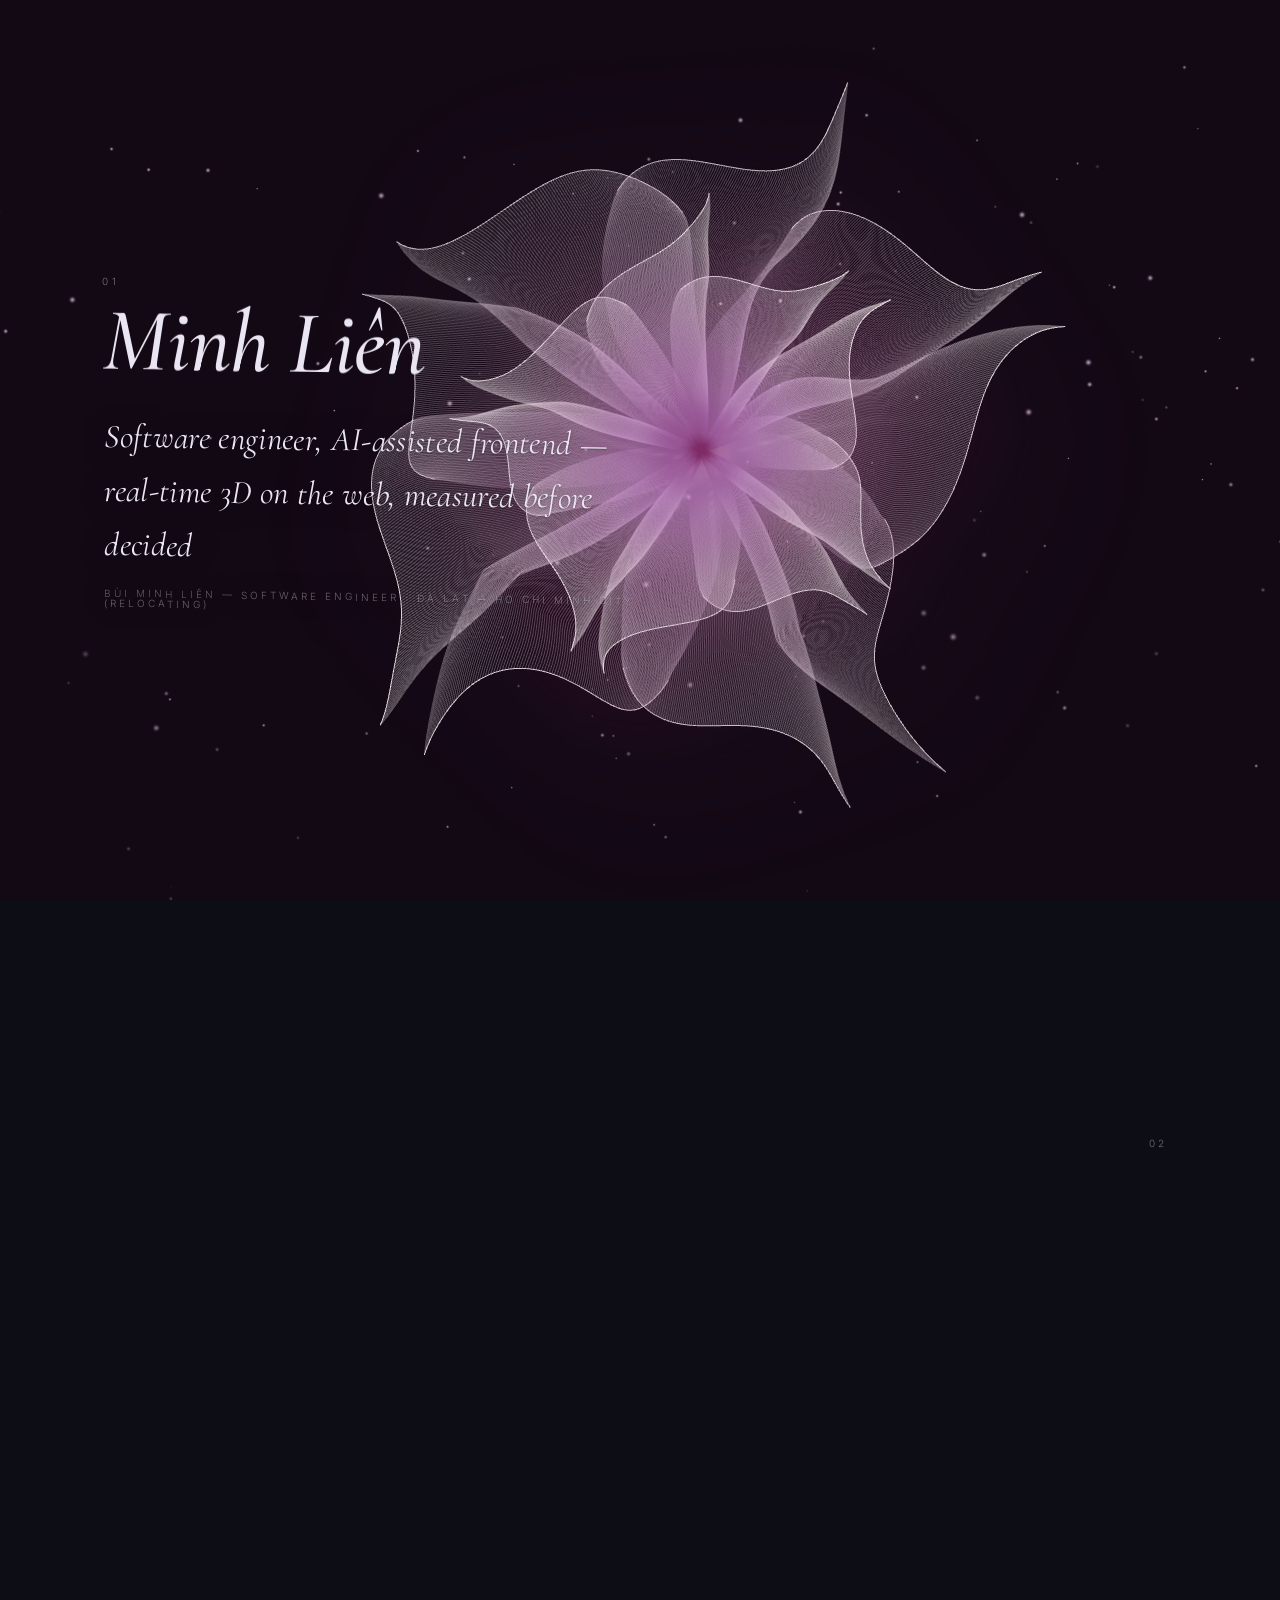
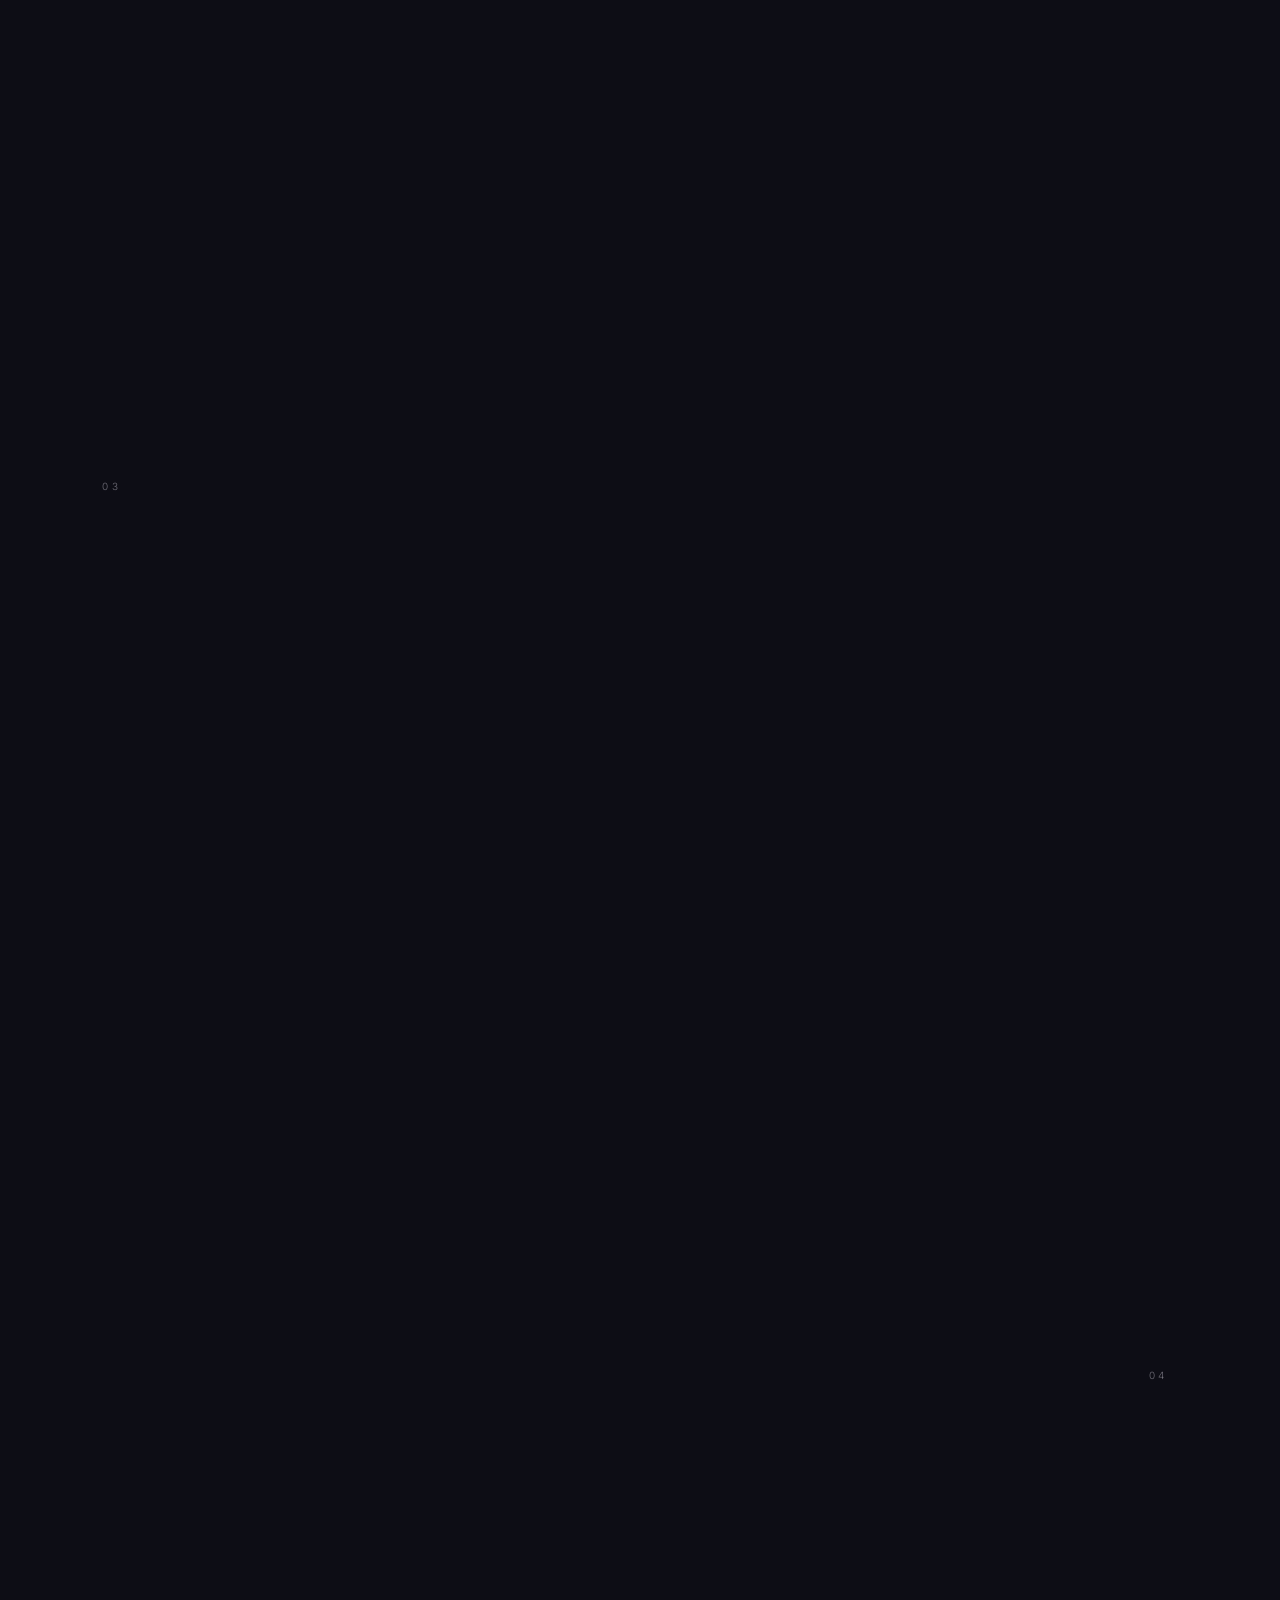
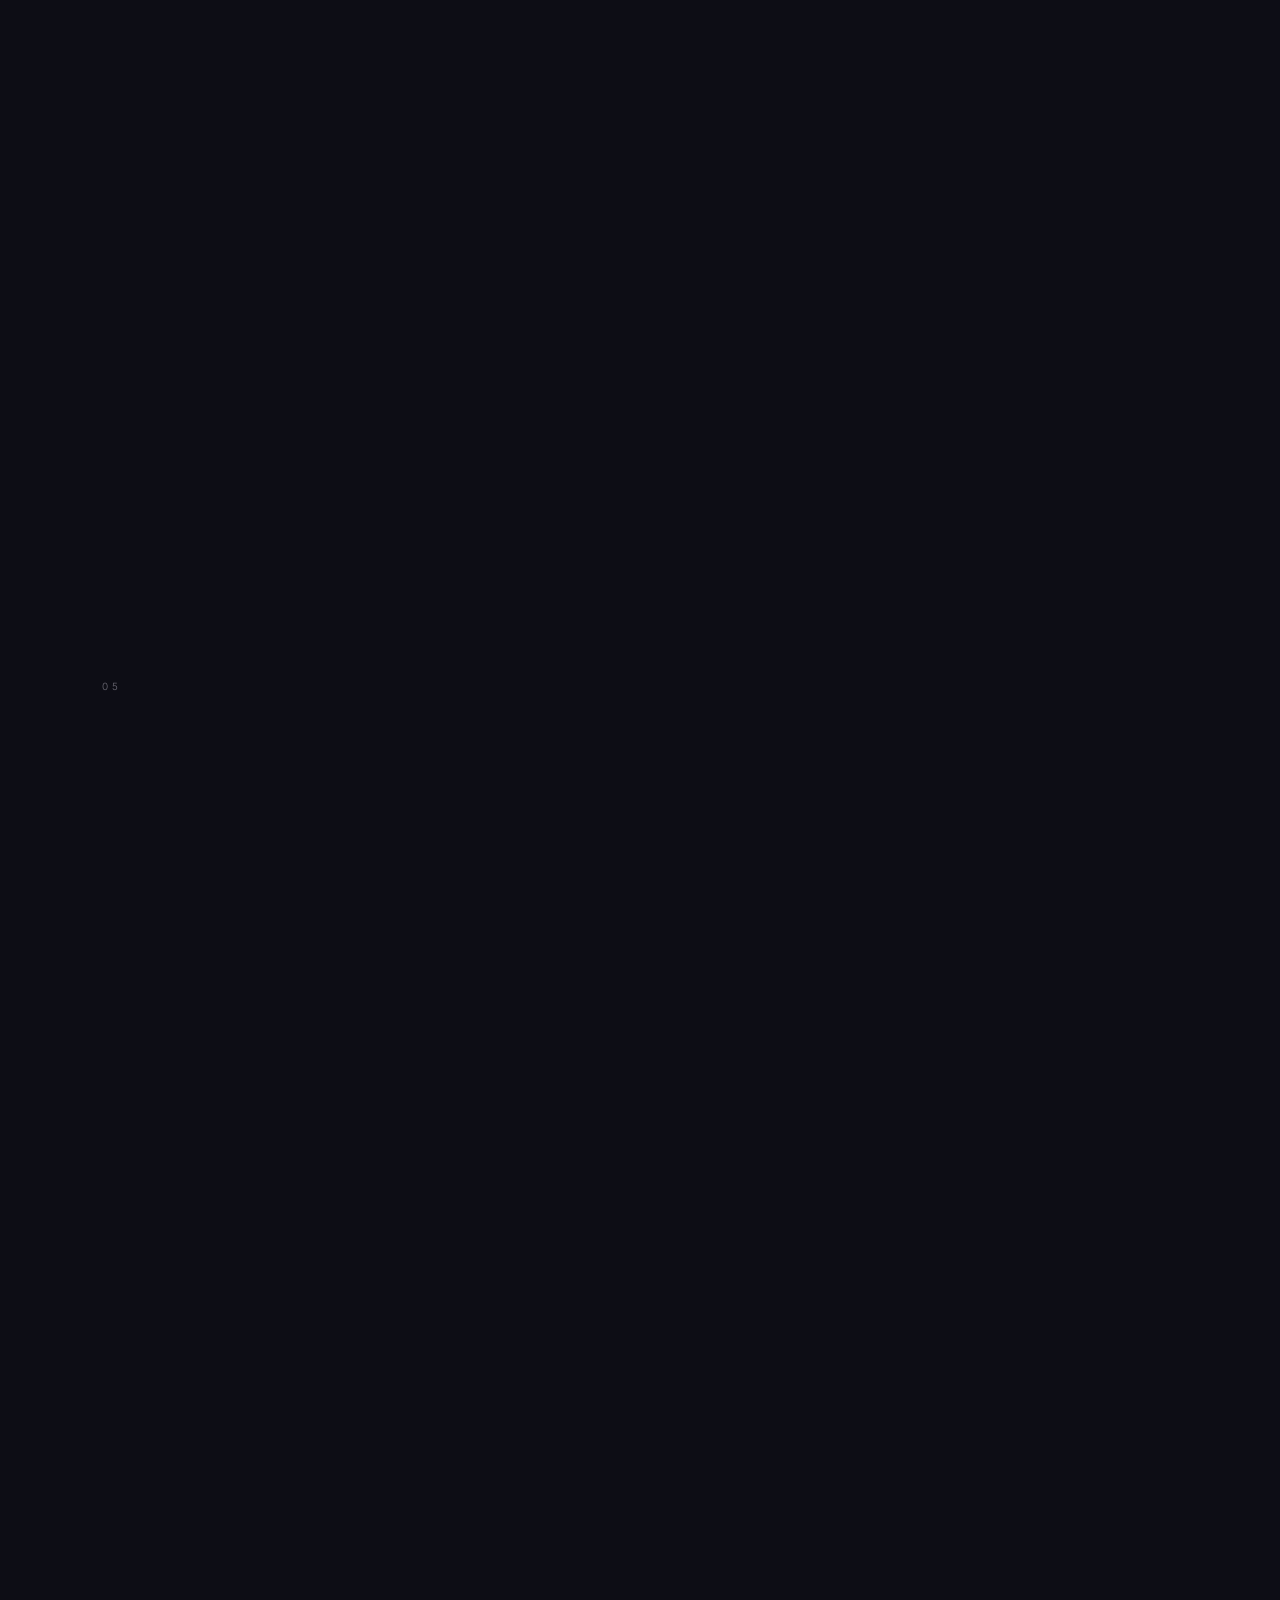
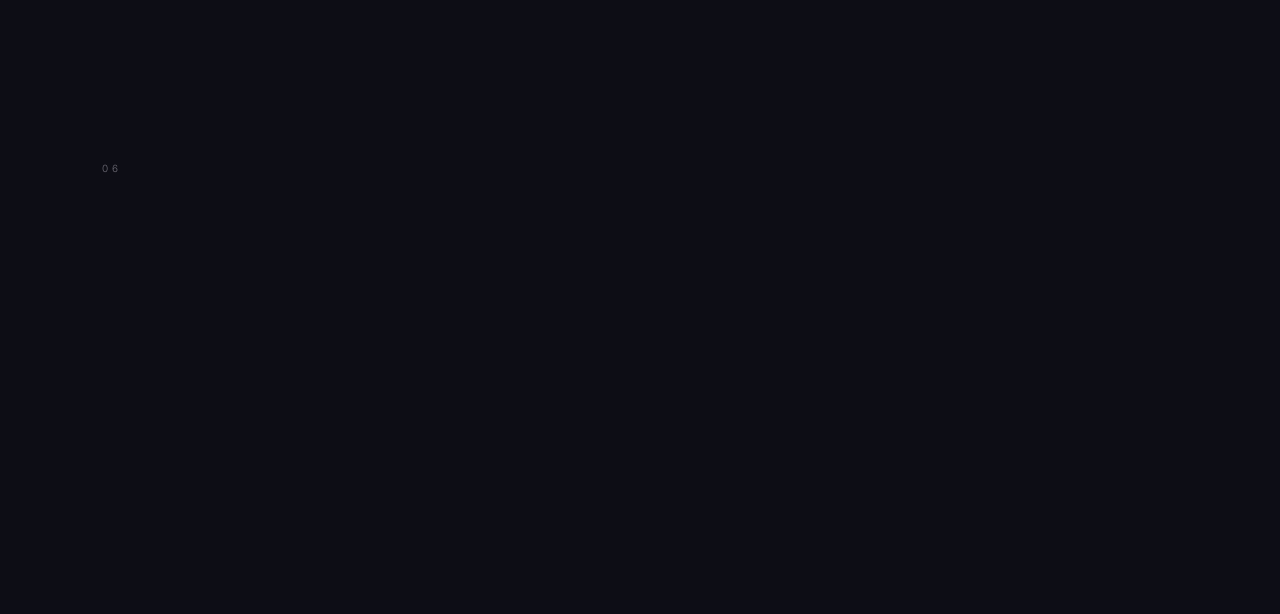
<file: index.html>
<!DOCTYPE html>
<!--
  Minh Liên — 3D web / frontend engineer portfolio.
  Hand-written Three.js r128 + custom vertex/fragment GLSL: 18 instanced petals,
  115,670 triangles, 5 draw calls per frame, all motion driven by scroll.
  Source licence: PolyForm Noncommercial 1.0.0 — commercial use requires permission.
  See LICENSE and THIRD-PARTY-NOTICES.md in the repository.
  Third-party: three.js (MIT) · GSAP + ScrollTrigger (GreenSock Standard License)
               · Lenis (MIT) · Cormorant Garamond + Inter (SIL OFL 1.1).
  Contact: minhlien2077@gmail.com · github.com/minhlienb
-->
<html lang="en">
<head>
  <meta charset="utf-8">
  <meta name="viewport" content="width=device-width,initial-scale=1,viewport-fit=cover">
  <meta name="author" content="Bùi Minh Liên">
  <meta name="description" content="Software engineer, AI-assisted frontend — real-time 3D on the web, measured before decided. Ho Chi Minh City, relocating.">
  <meta name="license" content="PolyForm Noncommercial 1.0.0">
  <link rel="license" href="LICENSE">
  <title>Minh Liên — 3D Web / Frontend Engineer</title>
  <!-- Preload đúng 2 subset mà màn đầu dùng: loader + headline (Cormorant italic) và micro-label (Inter) -->
  <link rel="preload" as="font" type="font/woff2" crossorigin href="font/Cormorant-Garamond-300-italic-latin.woff2">
  <link rel="preload" as="font" type="font/woff2" crossorigin href="font/Inter-300-normal-latin.woff2">
  <link rel="stylesheet" href="font/fonts.css">
  <link rel="stylesheet" href="styles.css">
</head>
<body>
  <!-- Console signature: visible in DevTools (console + elements). English on purpose. -->
  <script>
    (function () {
      var h = 'font:600 18px/1.5 Georgia,serif;color:#8fb4ff;letter-spacing:.02em';
      var b = 'font:12px/1.7 ui-monospace,SFMono-Regular,Menlo,monospace;color:#9aa7c7';
      console.log('%cFleur — a 3D web study, by Minh Liên', h);
      console.log('%cThree.js r128 · custom GLSL · 18 instanced petals · 5 draw calls per frame · every number measured, not guessed\n'
        + 'Source © 2026 Bùi Minh Liên — PolyForm Noncommercial 1.0.0 · no commercial use without permission\n'
        + 'Third-party: three.js MIT · GSAP + ScrollTrigger GreenSock Standard License · Lenis MIT · fonts SIL OFL 1.1\n'
        + 'minhlien2077@gmail.com · github.com/minhlienb', b);
      console.log('%cInspect the scene: type  flower.getState()  or  flower.stats()', b);
    })();
  </script>
  <!-- Loading: nằm sẵn trong HTML để hiện ngay, không chờ 4 script CDN nối đuôi (~2.6s trên 3G) -->
  <div class="loader" id="loader" role="status" aria-label="Loading">
    <div class="loader-inner">
      <p class="loader-mark">Bùi Minh Liên</p>
      <p class="loader-sub">3d web · real-time · simulation</p>
      <div class="loader-bar" aria-hidden="true"><i id="loader-fill"></i></div>
      <div class="loader-meta" aria-hidden="true">
        <span class="loader-pct"><span id="loader-pct">00</span><span class="loader-sym">%</span></span>
        <span class="loader-no">Project Fleur</span>
      </div>
    </div>
  </div>
  <script>
    // Loader tự chạy tiến trình khi main.js chưa tới; main.js báo mốc thật qua window.__load(v).
    (function () {
      var de = document.documentElement, fill = document.getElementById('loader-fill');
      var pct = document.getElementById('loader-pct');
      de.classList.add('is-loading');
      var block = function (e) { e.preventDefault(); };            // chặn cuộn khi còn loader
      addEventListener('wheel', block, { passive: false });
      addEventListener('touchmove', block, { passive: false });
      window.__loadT0 = performance.now();
      var p = 0, shown = -6, done = false, revealed = false, stopped = false;
      function tick(now) {
        if (stopped) return;
        if (!done) {
          var t = (now - window.__loadT0) / 1000;
          var target = 88 * t / (t + 0.9);                          // bò tới ~88% nếu mạng chậm
          if (target > p) p += (target - p) * 0.06;
        }
        shown += (p - shown) * 0.16;
        if (shown > 99.6) shown = 100;
        fill.style.transform = 'scaleX(' + (shown / 100).toFixed(4) + ')';
        pct.textContent = shown >= 100 ? '100' : ('0' + Math.max(0, Math.floor(shown))).slice(-2);
        requestAnimationFrame(tick);
      }
      requestAnimationFrame(tick);
      window.__load = function (v) { if (v >= 100) done = true; if (v > p) p = v; };
      window.__revealLoader = function (cb) {
        if (revealed) { window.__revealMode = window.__revealMode || (cb ? 'app' : 'fallback'); cb && cb(); return; }
        revealed = true; done = true; stopped = true;              // dừng ngay rAF của loader để không chạm DOM khi kéo rèm
        window.__revealMode = cb ? 'app' : 'fallback';   // 'fallback' = tự mở khi chờ quá lâu; app sẽ chạy intro ngay khi hoa sẵn sàng
        var el = document.getElementById('loader');
        de.classList.remove('is-loading');
        removeEventListener('wheel', block, { passive: false });
        removeEventListener('touchmove', block, { passive: false });
        if (!el) { cb && cb(); return; }
        fill.style.transform = 'scaleX(1)';
        pct.textContent = '100';
        el.classList.add('is-done');
        cb && cb();                                                 // intro hoa chạy cùng lúc curtain mở
        setTimeout(function () { el.remove(); }, 1100);
      };
      // Script lỗi thật (404/mất mạng) -> mở loader sớm để đọc nội dung, không treo
      addEventListener('error', function (e) {
        var t = e.target;
        if (!t || t.tagName !== 'SCRIPT' || revealed || done) return;
        if (/(^|\/)(main|three\.min|gsap\.min|ScrollTrigger\.min|lenis\.min)\.js(\?|$)/.test(t.src || '') ||
            (t.src || '').indexOf('/lib/') !== -1) {
          setTimeout(function () { if (!revealed) window.__revealLoader(); }, 800);
        }
      }, true);
      // Chốt an toàn rất dài: chỉ để không treo vĩnh viễn nếu mạng đứng hẳn.
      // KHÔNG cắt ngang lúc đang tải 800KB (trước đây 9s làm loader tắt sớm).
      setTimeout(function () {
        if (revealed || done) return;
        p = 100;
        setTimeout(function () { window.__revealLoader(); }, 700);
      }, 120000);
    })();
  </script>
  <!-- <div class="orbit" aria-hidden="true"><div class="orbit-spin"><i class="sat"></i></div></div> -->
  <!-- .vignette / .grain đã bỏ — xem Readme.md § "Hiệu ứng đã bỏ" -->
  <!-- <div class="frame" aria-hidden="true"></div> -->
  <div class="daylight" aria-hidden="true"></div>
  <div class="tone a" aria-hidden="true"></div>
  <div class="tone b" aria-hidden="true"></div>
  <div class="sbar" aria-hidden="true"><i></i></div>
  <main>
    <section class="sec">
      <p class="secno">01</p>
      <h2 class="sectitle">Minh Liên</h2>
      <blockquote class="verse">Software engineer, AI-assisted frontend —<br>real-time 3D on the web, measured before decided
        <cite>Bùi Minh Liên — Software Engineer · Đà Lạt → Ho Chi Minh City (relocating)</cite>
      </blockquote>
    </section>
    <section class="sec">
      <p class="secno">02</p>
      <h2 class="sectitle">About</h2>
      <blockquote class="verse">About 1.5 years building web systems for Japanese clients —<br>Laravel, FastAPI, React.<br>
        I work on features from spec to tests, and I use AI to draft code, then verify it.
        <cite>Cloud Nine Solutions · 2025 — now · B.Eng. Software Engineering, Dalat University</cite>
      </blockquote>
    </section>
    <section class="sec">
      <p class="secno">03</p>
      <h2 class="sectitle">Work</h2>
      <blockquote class="verse">A React registration portal with Japanese input handling, and a Python batch pipeline<br>
        with a race lock and change detection.
        <cite>React · Laravel · FastAPI · MariaDB · Docker</cite>
      </blockquote>
    </section>
    <section class="sec">
      <p class="secno">04</p>
      <h2 class="sectitle">Craft</h2>
      <blockquote class="verse">Fleur: 18 instanced petals, 5 draw calls a frame, spring physics.<br>
        I chose the look and the performance targets; an on-page HUD shows the frame timing.
        <cite>Three.js · GLSL · measured · AI-assisted</cite>
      </blockquote>
    </section>
    <section class="sec">
      <p class="secno">05</p>
      <h2 class="sectitle">Stack</h2>
      <blockquote class="verse">TypeScript (learning), React and Three.js in my projects;<br>
        Laravel, FastAPI and PHP for the client work.
        <cite>TypeScript · React · Three.js · GLSL · Python · PHP · Docker</cite>
      </blockquote>
    </section>
    <section class="sec">
      <p class="secno">06</p>
      <h2 class="sectitle">Contact</h2>
      <blockquote class="verse">Open to frontend and 3D web teams — Ho Chi Minh City, relocating.<br>
        minhlien2077@gmail.com
        <cite>github.com/minhlienb · CV on request</cite>
      </blockquote>
    </section>
  </main>
  <!-- <header class="ui">
    <div class="eyebrow">Étude — Nº 03</div>
    <div class="year">MMXXVI</div>
    <h1 class="headline">Fleur<span class="sub">hoa chìm trong nước</span></h1>
    <div class="pageno"><span id="pno">01</span>&thinsp;—&thinsp;04</div>
    <div class="hint">Cuộn để chìm xuống</div>
  </header> -->

  <script src="lib/three.min.js"></script>
  <script src="lib/gsap.min.js"></script>
  <script src="lib/ScrollTrigger.min.js"></script>
  <script src="lib/lenis.min.js"></script>
  <script type="module" src="main.js"></script>
</body>
</html>
</file>
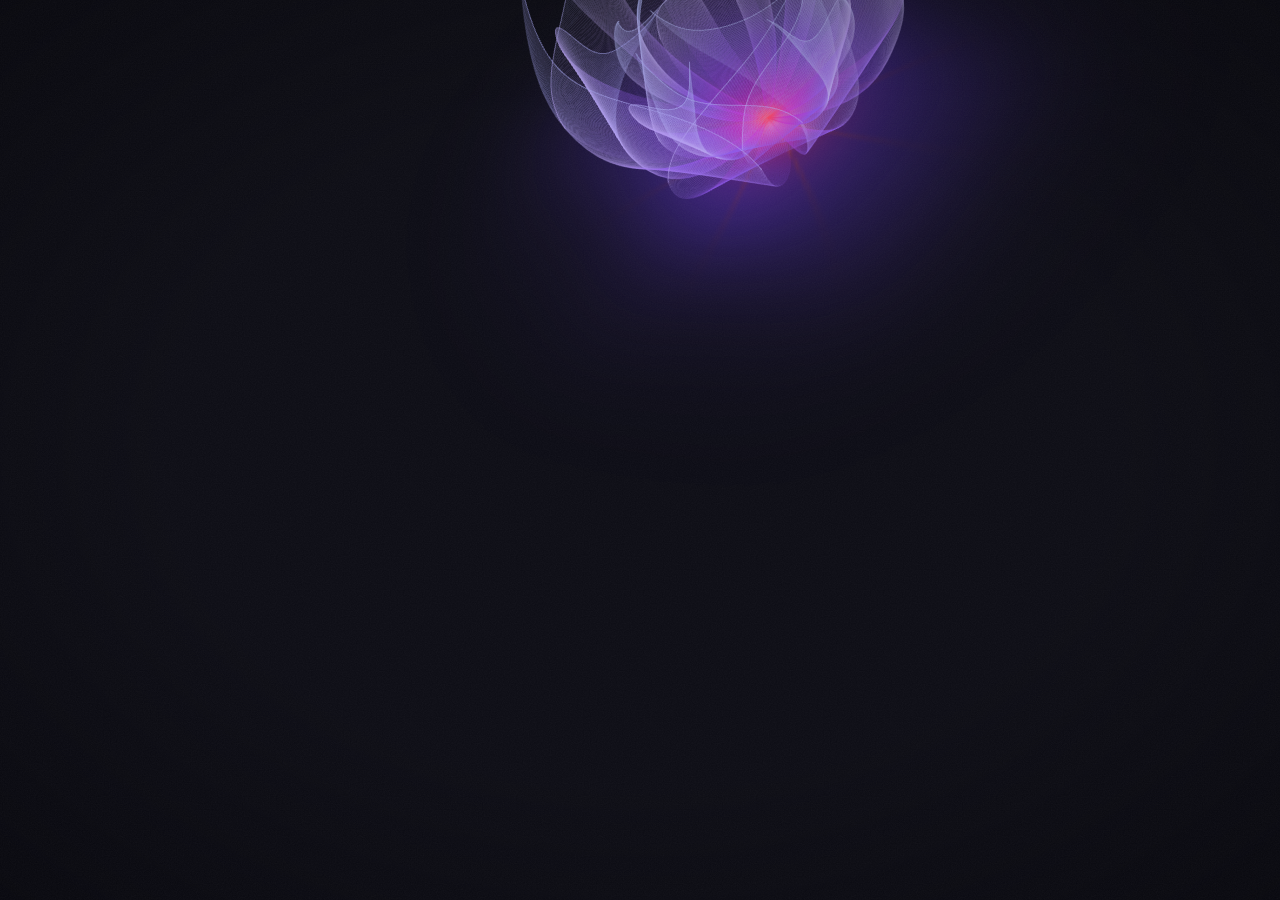
<file: debug/mock_p-1/index.html>
<!doctype html>
<html lang="vi">
<head>
<meta charset="utf-8">
<meta name="viewport" content="width=device-width,initial-scale=1,viewport-fit=cover">
<title>Fleur — mock P0 · nở bung</title>
<!--
  Mock trạng thái P0 của trang chính, KHÔNG có HUD/timeline.
  - Nạp ../timeline/params.json (Q · N/M · bloom v3 · motion).
  - Dựng đúng P0 của main.js (camera + neo hull + tilt + orbit).
  - CHỈ giữ nở bung: không intro, không độ trễ, không xoay — camera/tư thế đứng yên ở P0,
    cánh chạy 18 lò xo từ nụ (open 0) tới 1 (có quá đà + nảy lại).
  - Debug bằng console như trang chính: window.flower.getState() / .stats() / .replay()
-->
<style>
  html,body{height:100%;margin:0;background:#0d0d15;overflow:hidden}
  body{color:#eae5f3;font-family:Inter,system-ui,sans-serif;-webkit-font-smoothing:antialiased}
  canvas{position:fixed;inset:0;display:block;z-index:1}
  .vignette{position:fixed;inset:0;pointer-events:none;z-index:2;
    background:radial-gradient(ellipse at center,transparent 52%,rgba(4,4,9,.55) 100%)}
  .grain{position:fixed;inset:0;pointer-events:none;z-index:5;opacity:.05;
    background-image:url("data:image/svg+xml,%3Csvg xmlns='http://www.w3.org/2000/svg' width='240' height='240'%3E%3Cfilter id='n'%3E%3CfeTurbulence type='fractalNoise' baseFrequency='0.85' numOctaves='2' stitchTiles='stitch'/%3E%3CfeColorMatrix type='saturate' values='0'/%3E%3C/filter%3E%3Crect width='100%25' height='100%25' filter='url(%23n)'/%3E%3C/svg%3E")}
  #err{position:fixed;inset:0;display:none;place-items:center;text-align:center;padding:30px;
    font:400 12px/1.6 ui-monospace,Menlo,monospace;color:#f6d79a;z-index:6}
</style>
</head>
<body>
<div class="vignette" aria-hidden="true"></div>
<div class="grain" aria-hidden="true"></div>
<div id="err"></div>
<script src="../../lib/three.min.js"></script>
<script>
(async () => {
  'use strict';

  // ============================================================
  // P0 của main.js — để mock đứng đúng chỗ như trang chính
  // ============================================================
  const P0 = {
    rx: 0.1157, ry: -0.1849, rz: 0.05, py: 16.9, scale: 1,
    cam: { x: 40, y: -515, z: 650, fov: 37 },
  };
  const P0_ANCHOR = { right: 1.1, bottom: -0.9 };     // NDC: mép phải hoa 105% ngang, đáy 95% cao
  const FRAME = { flowerW: 534, p0Fill: 0.85, p0Dist: Math.hypot(P0.cam.x, P0.cam.y, P0.cam.z) };
  const RUN = 3.0;                                   // TỔNG thời gian chạy: rơi + bung, đúng 3 s
  // RƠI TỪ TRÊN XUỐNG: gia tốc đều (ease-in), chạm đúng P0 rồi dừng (không nảy: chỉ còn 2 pha rơi + bung)
  const FALL = { dist: 340, dur: 0.95 };
  // MOTION của riêng mock (params.json chỉ cấp HÌNH DÁNG cánh): lò xo ζ<1 -> bung quá rồi nảy nhẹ
  const MOTION = { tau: 0.28, zeta: 0.55, stagger: 0, seedLag: 0.08, massOuter: 1.12 };   // stagger 0: cánh trong KHÔNG trễ hơn lớp ngoài
  const FLOW = { radius: 300, scale: 140, drag: 160, amp: 82 };
  const WIND = { amp: 46, period: 3.4 };
  const GLSL_FLOW = `#define R0 ${FLOW.radius.toFixed(1)}\n#define FLOW_SCALE ${FLOW.scale.toFixed(1)}\n`
    + `#define DRAG ${FLOW.drag.toFixed(1)}\n#define WIND_AMP ${WIND.amp.toFixed(1)}\n#define WIND_PERIOD ${WIND.period.toFixed(1)}\n`;

  // bảng màu "cool" mặc định của main.js
  const PAL = {
    ramp: ['#ff3d5a', '#c02ad0', '#8e56ea', '#c0adf4', '#b9c3ff'], deep: '#5a35c8',
    glow: { halo: '#6b3df5', mid: '#d930a0', core: '#ff4d5c', streak: '#ff5966' },
    bg: ['#0d0d16', '#171226'],
  };
  const LIGHT = { angle: 43, tone: 0.25, hi: 0.18, alpha: 0.2 };

  // ---------- setup hình học: mặc định = params.json hiện tại, file ghi đè ----------
  const DEFAULTS = {
    axis: 1.0033,
    Q: [[40, 370], [160, 510], [310, 270], [470, 430]],
    petal: { N: 120, M: 28, w0: 0, w1: 63, w2: 49, t1: 0.30, t2: 0.72 },
    bloom: { curl: 0.56, wrap: 0.8, tilt: 1.45, base: 40 },
    motion: { tau: 0.28, zeta: 0.55, stagger: 0.35, seedLag: 0.08, massOuter: 1.12 },
    layers: [{ n: 9, s: 0.47, off: 0 }, { n: 9, s: 0.30, off: 20 }],
  };
  let P = JSON.parse(JSON.stringify(DEFAULTS));
  let paramsSource = 'mặc định trong code';

  const bez = (a, b, c, d, t) => { const m = 1 - t; return m * m * m * a + 3 * m * m * t * b + 3 * m * t * t * c + t * t * t * d; };
  const clamp01 = (v) => v < 0 ? 0 : v > 1 ? 1 : v;
  const lerp = (a, b, t) => a + (b - a) * t;

  // ---------- shader ----------
  const parseChunks = (all) => {
    const re = /^[ \t]*\/\/[ \t]*-{3,}[ \t]*([A-Z][A-Z0-9_]*)/gm;
    const marks = []; let m;
    while ((m = re.exec(all)) !== null) marks.push({ key: m[1], start: all.indexOf('\n', m.index) + 1 });
    const sh = {};
    for (let i = 0; i < marks.length; i++) {
      const { key, start } = marks[i];
      if (key in sh) continue;
      sh[key] = all.slice(start, i + 1 < marks.length ? marks[i + 1].start : undefined).trim();
    }
    return sh;
  };
  const fail = (msg) => {
    const el = document.getElementById('err');
    el.style.display = 'grid';
    el.textContent = msg;
  };

  let SH = null, PJSON = null;
  try {
    const [a, b, c] = await Promise.all([
      fetch('../../shaders.glsl', { cache: 'no-store' }),
      fetch('../bloom_v3.glsl', { cache: 'no-store' }),
      fetch('../timeline/params.json', { cache: 'no-store' }),
    ]);
    if (!a.ok || !b.ok) throw new Error('shader HTTP ' + (a.ok ? '' : a.status + ' ') + (b.ok ? '' : b.status));
    const main = parseChunks(await a.text());
    SH = {
      FRAG: main.FRAG, GLOW_VERT: main.GLOW_VERT, GLOW_FRAG: main.GLOW_FRAG,
      VERT: GLSL_FLOW + parseChunks(await b.text()).VERT_V3,
    };
    if (c.ok) { PJSON = await c.json(); paramsSource = 'timeline/params.json'; }
  } catch (err) {
    fail('Không tải được shader (' + err.message + '). Chạy HTTP ở thư mục gốc: npx serve .');
  }
  if (SH && PJSON) {
    const d = PJSON;
    if (Array.isArray(d.Q) && d.Q.length === 4) d.Q.forEach((p, i) => { P.Q[i][0] = +p[0]; P.Q[i][1] = +p[1]; });
    if (d.axis != null) P.axis = +d.axis;
    if (d.petal) for (const k of ['N', 'M', 'w0', 'w1', 'w2', 't1', 't2']) if (d.petal[k] != null) P.petal[k] = +d.petal[k];
    if (d.bloom) for (const k of ['curl', 'wrap', 'tilt', 'base']) if (d.bloom[k] != null) P.bloom[k] = +d.bloom[k];
    if (Array.isArray(d.layers)) d.layers.slice(0, 2).forEach((l, i) => { if (l && l.s != null) P.layers[i].s = +l.s; });
  }
  P.petal.N = Math.max(16, Math.min(200, Math.round(P.petal.N)));
  P.petal.M = Math.max(6, Math.min(48, Math.round(P.petal.M)));

  // ---------- dựng một cánh (y hệt createGeometries của main.js, thay bằng P) ----------
  function buildPetal() {
    const { N, M, w0, w1, w2, t1, t2 } = P.petal, Q = P.Q, V = N * M;
    const pos = new Float32Array(V * 3), aPetal = new Float32Array(V * 2), aBake = new Float32Array(V * 3);
    for (let i = 0; i < N; i++) {
      const t = i / (N - 1), s = 2 * t - 1;
      const Ax = bez(Q[0][0], Q[1][0], Q[2][0], Q[3][0], t);
      const Ay = bez(Q[0][1], Q[1][1], Q[2][1], Q[3][1], t);
      const len = Math.hypot(Ax, Ay) || 1, nx = Ay / len, ny = -Ax / len;
      const stx = nx * s * w0, sty = ny * s * w0;
      const c1x = t1 * Ax + nx * s * w1, c1y = t1 * Ay + ny * s * w1;
      const c2x = t2 * Ax + nx * s * w2, c2y = t2 * Ay + ny * s * w2;
      for (let j = 0; j < M; j++) {
        const u = j / (M - 1), o = (i * M + j) * 3;
        pos[o] = bez(stx, c1x, c2x, Ax, u);
        pos[o + 1] = bez(sty, c1y, c2y, Ay, u);
        pos[o + 2] = t;
      }
    }
    const ax = [Math.cos(P.axis), Math.sin(P.axis)];
    let lmax = 0;
    for (let k = 0; k < V; k++) lmax = Math.max(lmax, pos[k * 3] * ax[0] + pos[k * 3 + 1] * ax[1]);
    if (!(lmax > 1e-6)) lmax = 1;
    for (let k = 0; k < V; k++) {
      const x = pos[k * 3], y = pos[k * 3 + 1];
      const u = Math.max(0, Math.min(1.1, (x * ax[0] + y * ax[1]) / lmax));
      aPetal[k * 2] = u; aPetal[k * 2 + 1] = Math.pow(u, 1.25);
      const rho = Math.min(1.2, Math.hypot(x, y) / FLOW.radius);
      aBake[k * 3] = rho; aBake[k * 3 + 1] = Math.pow(rho, 1.6); aBake[k * 3 + 2] = Math.pow(rho, 1.4);
    }
    const lineIdx = [], rimIdx = [], fillIdx = [];
    for (let i = 0; i < N; i++) for (let j = 0; j < M - 1; j++) lineIdx.push(i * M + j, i * M + j + 1);
    for (let i = 0; i < N - 1; i++) {
      rimIdx.push(i * M + M - 1, (i + 1) * M + M - 1);
      for (let j = 0; j < M - 1; j++) {
        const p0 = i * M + j, b = p0 + 1, c = p0 + M, d = c + 1;
        fillIdx.push(p0, b, c, b, d, c);
      }
    }
    return { pos, aPetal, aBake, lineIdx, rimIdx, fillIdx, lmax, ax };
  }

  // ---------- curve nở lấy từ params.json ----------
  // Chuẩn hoá: thời gian tính lại từ điểm đầu của curve (0 s), giá trị kéo hai đầu về đúng 0 (nụ) và 1 (P0),
  // GIỮ NGUYÊN phần vượt đích / nảy lại ở giữa — đó chính là "quán tính" đã vẽ trong timeline.
  const RAW_KF = (PJSON && PJSON.keyframes) ? PJSON.keyframes : null;

  // Nhịp: NHANH từ đầu tới đỉnh (đoạn bung), CHẬM lại ở đoạn bounce/lắng.
  // Chia curve tại đỉnh rồi co/giãn thời gian hai bên — tại đỉnh tiếp tuyến = 0 nên không gãy vận tốc.
  const TIMING = { rise: 0.55, tail: 1.6 };     // rise < 1: bung nhanh hơn; tail > 1: nảy/lắng chậm hơn

  function normCurve(raw) {
    if (!Array.isArray(raw) || raw.length < 2) return null;
    const pts = raw.map(([t, v]) => [+t, +v]).sort((a, b) => a[0] - b[0]);
    const t0 = pts[0][0], t1 = pts[pts.length - 1][0];
    const v0 = pts[0][1], v1 = pts[pts.length - 1][1];
    if (t1 - t0 < 1e-3) return null;
    const scale = Math.abs(v1 - v0) > 1e-3 ? 1 / (v1 - v0) : 1;      // kéo đầu cuối về 0 → 1
    const out = pts.map(([t, v]) => [Math.max(0, t - t0), (v - v0) * scale]);   // thời gian tính từ điểm đầu
    out[0][0] = 0; out[0][1] = 0;
    out[out.length - 1][1] = 1;
    // cắt đuôi phẳng: keyframe cuối chỉ giữ tới điểm ĐẦU TIÊN chạm 1 -> settle = lúc hoa yên, không phải hết 5 s
    let last = out.length - 1;
    while (last > 1 && Math.abs(out[last - 1][1] - 1) < 1e-3) last--;
    const trimmed = out.slice(0, last + 1);
    trimmed[trimmed.length - 1][1] = 1;

    // --- re-time: nhanh tới đỉnh rồi chậm lại ---
    let iP = 0;
    trimmed.forEach((q, i) => { if (q[1] > trimmed[iP][1]) iP = i; });
    const tp = trimmed[iP][0], tailApplies = iP > 0 && iP < trimmed.length - 1;
    const remap = (t) => (t <= tp || !tailApplies)
      ? t * TIMING.rise
      : tp * TIMING.rise + (t - tp) * TIMING.tail;
    trimmed.forEach((q) => { q[0] = remap(q[0]); });

    return {
      pts: trimmed, dur: trimmed[trimmed.length - 1][0],
      peak: Math.max(...trimmed.map((q) => q[1])), tPeak: tp * TIMING.rise, tailApplies,
    };
  }
  // Hermite MONOTONE (Fritsch–Carlson): đi qua đúng từng keyframe, không tự nảy thêm giữa 2 điểm.
  // Nhờ vậy "quán tính" trong hình chỉ đến từ curve bạn vẽ (vượt đích / nảy lại), không phải do nội suy.
  function slopes(pts) {
    const n = pts.length, m = new Array(n);
    if (n < 2) return m.fill(0);
    const d = [];
    for (let i = 0; i < n - 1; i++) d[i] = (pts[i + 1][1] - pts[i][1]) / Math.max(1e-6, pts[i + 1][0] - pts[i][0]);
    m[0] = d[0]; m[n - 1] = d[n - 2];
    for (let i = 1; i < n - 1; i++) {
      if (d[i - 1] * d[i] <= 0) m[i] = 0;                        // đỉnh/đáy: tiếp tuyến 0 -> giữ đúng cực trị
      else {
        const avg = (d[i - 1] + d[i]) / 2, lim = 3 * Math.min(Math.abs(d[i - 1]), Math.abs(d[i]));
        m[i] = Math.sign(avg) * Math.min(Math.abs(avg), lim);     // chặn để không vọt quá
      }
    }
    return m;
  }
  function hermite(pts, t) {
    const n = pts.length;
    if (n < 2 || t <= pts[0][0]) return pts[0][1];
    if (t >= pts[n - 1][0]) return pts[n - 1][1];
    let i = 0;
    while (i < n - 2 && t > pts[i + 1][0]) i++;
    const p0 = pts[i], p1 = pts[i + 1];
    const seg = Math.max(1e-4, p1[0] - p0[0]);
    const u = (t - p0[0]) / seg, u2 = u * u, u3 = u2 * u;
    const m = pts._m || (pts._m = slopes(pts));
    const m0 = m[i] * seg, m1 = m[i + 1] * seg;
    return (2 * u3 - 3 * u2 + 1) * p0[1] + (u3 - 2 * u2 + u) * m0 + (-2 * u3 + 3 * u2) * p1[1] + (u3 - u2) * m1;
  }

  // ---------- 18 cánh (hướng radial) + hull dáng nghỉ để neo P0 ----------
  const B = buildPetal();
  const inst = [];
  P.layers.forEach((L, li) => {
    for (let j = 0; j < L.n; j++) {
      const T = (L.off + j * 360 / L.n) * Math.PI / 180, mir = j % 2 ? -1 : 1;
      const eff = mir === 1 ? P.axis : Math.PI - P.axis;
      const seed = (j * 0.37 + li * 0.21) % 1, idx = inst.length;
      inst.push({
        rot: T - eff, s: L.s, mir, seed, layer: li,
        curlK: 0.90 + seed * 0.20, wrapK: 0.92 + seed * 0.16, tiltK: 0.88 + seed * 0.24,
        tStart: seed * MOTION.seedLag,                          // không độ trễ theo lớp; chỉ lệch vài ms theo seed
        tau: MOTION.tau * (0.88 + seed * 0.24) * (li === 0 ? MOTION.massOuter : 1),
        curve: normCurve(RAW_KF && RAW_KF[String(idx)]),           // curve riêng của cánh (nếu có)
        open: 0, vel: 0,
      });
    }
  });

  function convexHull() {
    const { N, M } = P.petal, hp = [];
    for (const p of inst) {
      const c = Math.cos(p.rot), s = Math.sin(p.rot);
      for (let i = 0; i < N; i++) for (let j = 0; j < M; j++) {
        if (i !== 0 && i !== N - 1 && j !== 0 && j !== M - 1) continue;
        const o = (i * M + j) * 3, x = B.pos[o] * p.mir, y = B.pos[o + 1];
        hp.push([(c * x - s * y) * p.s, (s * x + c * y) * p.s]);
      }
    }
    hp.sort((a, b) => a[0] - b[0] || a[1] - b[1]);
    const cross = (o, a, b) => (a[0] - o[0]) * (b[1] - o[1]) - (a[1] - o[1]) * (b[0] - o[0]);
    const lo = [], up = [];
    for (const q of hp) { while (lo.length >= 2 && cross(lo[lo.length - 2], lo[lo.length - 1], q) <= 0) lo.pop(); lo.push(q); }
    for (let i = hp.length - 1; i >= 0; i--) {
      const q = hp[i];
      while (up.length >= 2 && cross(up[up.length - 2], up[up.length - 1], q) <= 0) up.pop();
      up.push(q);
    }
    return lo.slice(0, -1).concat(up.slice(0, -1));
  }
  const hull = convexHull();
  // Ép tổng thời gian bung vừa RUN (3 s) — co giãn thời gian curve, giữ nguyên hình (giá trị) và tỉ lệ
  {
    const maxStart = Math.max(...inst.map((p) => p.tStart));
    const maxDur = Math.max(...inst.map((p) => (p.curve ? p.curve.dur : 0)));
    if (maxDur > 0) {
      const k = Math.max(0.02, (RUN - maxStart) / maxDur);
      inst.forEach((p) => {
        if (!p.curve) return;
        p.curve.pts.forEach((q) => { q[0] *= k; });
        delete p.curve.pts._m;                             // slope cache phải tính lại theo thời gian mới
        p.curve.dur *= k; p.curve.tPeak *= k;
      });
    }
  }
  const LAST_START = Math.max(...inst.map((p) => p.tStart + (p.curve ? p.curve.dur : 0)));   // cánh cuối cùng xong curve

  // ---------- three ----------
  if (!SH) return;
  const renderer = new THREE.WebGLRenderer({ antialias: true, alpha: true });
  renderer.setClearColor(0x000000, 0);
  document.body.appendChild(renderer.domElement);
  const scene = new THREE.Scene();
  const camera = new THREE.PerspectiveCamera(P0.cam.fov, 1, 10, 4000);
  const group = new THREE.Group(); scene.add(group);

  const col = (h) => new THREE.Color(h);
  const lightA = LIGHT.angle * Math.PI / 180;
  const U = {
    uAmp: { value: FLOW.amp }, uEnergy: { value: 0.16 }, uPhase: { value: 0 }, uDrift: { value: 0 },
    uTime: { value: 0 }, uWind: { value: 0.35 }, uLmax: { value: B.lmax },
    uAxis: { value: new THREE.Vector2(B.ax[0], B.ax[1]) },
    uCurl: { value: P.bloom.curl }, uWrap: { value: P.bloom.wrap },
    uTilt: { value: P.bloom.tilt }, uBase: { value: P.bloom.base },
    uOver: { value: 0.9 },
    uLag: { value: 0.45 },
    uGdir: { value: new THREE.Vector2(320, 410).normalize() },
    uLight: { value: new THREE.Vector2(Math.cos(lightA), Math.sin(lightA)) },
    uLightK: { value: new THREE.Vector3(LIGHT.tone, LIGHT.hi, LIGHT.alpha) },
    uC0: { value: col(PAL.ramp[0]) }, uC1: { value: col(PAL.ramp[1]) }, uC2: { value: col(PAL.ramp[2]) },
    uC3: { value: col(PAL.ramp[3]) }, uC4: { value: col(PAL.ramp[4]) }, uDeep: { value: col(PAL.deep) },
  };
  const mat = (alpha) => new THREE.ShaderMaterial({
    uniforms: Object.assign({ uAlpha: { value: alpha } }, U),
    vertexShader: SH.VERT, fragmentShader: SH.FRAG,
    transparent: true, depthWrite: false, depthTest: false,
  });

  // glow: mask bake 1 lần (chép từ main.js)
  function bakeGlowTexture(size) {
    const data = new Uint8Array(size * size * 4);
    const clamp01v = (v) => v < 0 ? 0 : v > 1 ? 1 : v;
    const sstep = (e0, e1, x) => { const t = clamp01v((x - e0) / (e1 - e0)); return t * t * (3 - 2 * t); };
    for (let y = 0; y < size; y++) {
      const py = (y + 0.5) / size * 2 - 1;
      for (let x = 0; x < size; x++) {
        const px = (x + 0.5) / size * 2 - 1;
        const r = Math.hypot(px, py), a = Math.atan2(py, px);
        const caus = 0.5 + 0.5 * Math.sin(px * 9) * Math.sin(py * 8);
        const halo = Math.exp(-r * r * 6) * (0.85 + 0.3 * caus);
        const mid = Math.exp(-r * r * 40);
        const core = Math.exp(-r * r * 220);
        const streak = Math.pow(Math.max(0, Math.cos(9 * a)), 28) * Math.exp(-r * 7) * sstep(0, 0.08, r);
        const edge = 1 - sstep(0.85, 1, r);
        const o = (y * size + x) * 4;
        data[o] = Math.round(clamp01v(halo * edge) * 255);
        data[o + 1] = Math.round(clamp01v(mid * edge) * 255);
        data[o + 2] = Math.round(clamp01v(core * edge) * 255);
        data[o + 3] = Math.round(clamp01v(streak * edge) * 255);
      }
    }
    const tex = new THREE.DataTexture(data, size, size, THREE.RGBAFormat);
    tex.minFilter = tex.magFilter = THREE.LinearFilter;
    tex.wrapS = tex.wrapT = THREE.ClampToEdgeWrapping;
    tex.needsUpdate = true;
    return tex;
  }
  const glowTex = bakeGlowTexture(256);
  const glowU = {
    uEnergy: U.uEnergy, uPhase: U.uPhase, uGlowTex: { value: glowTex },
    uHalo: { value: col(PAL.glow.halo) }, uMid: { value: col(PAL.glow.mid) },
    uCore: { value: col(PAL.glow.core) }, uStreak: { value: col(PAL.glow.streak) },
  };
  const glow = new THREE.Mesh(new THREE.PlaneGeometry(700, 700), new THREE.ShaderMaterial({
    uniforms: glowU, vertexShader: SH.GLOW_VERT, fragmentShader: SH.GLOW_FRAG,
    transparent: true, depthWrite: false, depthTest: false,
  }));
  glow.renderOrder = 0; group.add(glow);

  // ---------- geometry instanced ----------
  const n = inst.length;
  const posAttr = new THREE.BufferAttribute(B.pos, 3);
  const aPetalAttr = new THREE.BufferAttribute(B.aPetal, 2);
  const aBakeAttr = new THREE.BufferAttribute(B.aBake, 3);
  const iData = new Float32Array(n * 4), iData2 = new Float32Array(n * 3), iRot = new Float32Array(n * 4);
  inst.forEach((p, k) => {
    iData.set([0, p.s, p.mir, p.seed], k * 4);
    iData2.set([p.curlK, p.wrapK, p.tiltK], k * 3);
    iRot.set([Math.cos(p.rot), Math.sin(p.rot), Math.pow(p.s, 1.6), Math.pow(p.s, 1.4)], k * 4);
  });
  const iOpenAttr = new THREE.InstancedBufferAttribute(new Float32Array(n), 1);
  iOpenAttr.setUsage(THREE.DynamicDrawUsage);
  const geo = (idx) => {
    const g = new THREE.InstancedBufferGeometry();
    g.setAttribute('position', posAttr);
    g.setAttribute('aPetal', aPetalAttr);
    g.setAttribute('aBake', aBakeAttr);
    g.setAttribute('iData', new THREE.InstancedBufferAttribute(iData, 4));
    g.setAttribute('iData2', new THREE.InstancedBufferAttribute(iData2, 3));
    g.setAttribute('iRot', new THREE.InstancedBufferAttribute(iRot, 4));
    g.setAttribute('iOpen', iOpenAttr);
    g.setIndex(idx);
    g.instanceCount = n;
    return g;
  };
  // độ đậm giống trang chính: fill .05 · gân .20 · viền .62
  [[B.fillIdx, 0.05, THREE.Mesh, 1], [B.lineIdx, 0.20, THREE.LineSegments, 2], [B.rimIdx, 0.62, THREE.LineSegments, 3]]
    .forEach(([idx, alpha, Kind, order]) => {
      const o = new Kind(geo(idx), mat(alpha));
      o.frustumCulled = false; o.renderOrder = order; group.add(o);
    });

  // ---------- camera P0: neo mép phải/đáy bằng hull (giải lặp như main.js) ----------
  const p0Cam = new THREE.PerspectiveCamera(P0.cam.fov, 1, 10, 4000);
  const p0Rot = new THREE.Matrix4().makeRotationFromEuler(new THREE.Euler(P0.rx, P0.ry, P0.rz, 'XYZ'));
  const tmpV = new THREE.Vector3();
  const hullWorld = hull.map(([x, y]) => {
    const v = new THREE.Vector3(x, y, 0).applyMatrix4(p0Rot);
    v.y += P0.py;
    return v;
  });
  const p0 = { k: 1, cx: 0, cy: 0, cz: 0, lx: 0, ly: 0 };

  function solveP0(aspect) {
    p0.k = Math.max(1, (FRAME.flowerW / FRAME.p0Fill)
      / (2 * Math.tan(THREE.MathUtils.degToRad(P0.cam.fov / 2)) * aspect) / FRAME.p0Dist);
    const cx = P0.cam.x * p0.k, cy = P0.cam.y * p0.k, cz = P0.cam.z * p0.k;
    p0Cam.aspect = aspect; p0Cam.fov = P0.cam.fov;
    p0Cam.position.set(cx, cy, cz); p0Cam.updateProjectionMatrix();
    const dist = Math.hypot(cx, cy - P0.py, cz);
    const halfH = dist * Math.tan(THREE.MathUtils.degToRad(P0.cam.fov / 2)), halfW = halfH * aspect;
    let lx = -190 * p0.k, ly = 140 * p0.k;
    for (let it = 0; it < 6; it++) {
      p0Cam.lookAt(lx, ly, 0); p0Cam.updateMatrixWorld(true);
      let maxX = -Infinity, minY = Infinity;
      for (const v of hullWorld) {
        tmpV.copy(v).project(p0Cam);
        if (tmpV.x > maxX) maxX = tmpV.x;
        if (tmpV.y < minY) minY = tmpV.y;
      }
      const ex = P0_ANCHOR.right - maxX, ey = P0_ANCHOR.bottom - minY;
      if (Math.abs(ex) < 5e-4 && Math.abs(ey) < 5e-4) break;
      lx -= ex * halfW; ly -= ey * halfH;
    }
    p0.cx = cx; p0.cy = cy; p0.cz = cz; p0.lx = lx; p0.ly = ly;
  }

  // dpr theo ngân sách điểm ảnh như main.js
  const PR_BUDGET = 5.8e6;
  const dprCap = (w, h) => Math.max(1, Math.min(devicePixelRatio, 2, Math.sqrt(PR_BUDGET / Math.max(1, w * h))));
  const fit = () => {
    const w = innerWidth, h = innerHeight;
    renderer.setPixelRatio(dprCap(w, h));
    renderer.setSize(w, h);
    camera.aspect = w / h;
    camera.updateProjectionMatrix();
    solveP0(camera.aspect);
  };
  addEventListener('resize', fit);
  fit();

  // ---------- trạng thái intro: P(-1) -> P(0) ----------
  const S = {
    time: 0, playing: false, done: false, settled: false, open: 0,   // time = đồng hồ phát (dừng được)
  };
  const resetBloom = () => {
    S.time = 0; S.done = false; S.settled = false; S.open = 0;
    for (const p of inst) { p.open = 0; p.vel = 0; }
    iOpenAttr.needsUpdate = true;
  };
  const play = () => { if (S.settled) resetBloom(); S.playing = true; };
  const pause = () => { S.playing = false; };
  const replay = () => { resetBloom(); S.playing = true; };
  // Space: play/pause — nếu đã nở xong thì chạy lại từ nụ. Click canvas: tương tự. R: chạy lại.
  const toggle = () => { if (S.playing) pause(); else play(); };
  addEventListener('click', toggle);
  addEventListener('keydown', (e) => {
    if (e.code === 'Space') { e.preventDefault(); toggle(); }
    else if (e.key === 'r' || e.key === 'R') replay();
  });

  // ---------- stats (giống trang chính, chỉ ở console) ----------
  const FT_N = 240, ftBuf = new Float32Array(FT_N);
  let ftI = 0, ftCount = 0, ftLast = 0;
  const pctl = (arr, p) => arr.length ? arr[Math.max(0, Math.min(arr.length - 1, Math.round(p * (arr.length - 1))))] : 0;
  const summarize = (buf, count, cap) => {
    const nn = Math.min(count, cap);
    const arr = Array.from(buf.subarray(0, nn)).sort((a, b) => a - b);
    const avg = nn ? arr.reduce((a, b) => a + b, 0) / nn : 0;
    return {
      n: nn, fps: avg ? +(1000 / avg).toFixed(1) : 0,
      avg: +avg.toFixed(2), p50: +pctl(arr, 0.5).toFixed(2),
      p95: +pctl(arr, 0.95).toFixed(2), p99: +pctl(arr, 0.99).toFixed(2), max: +pctl(arr, 1).toFixed(2),
      jank: nn ? +(arr.filter((v) => v > 25).length / nn).toFixed(3) : 0,
      drop: nn ? +(arr.filter((v) => v > 16.7).length / nn).toFixed(3) : 0,
    };
  };
  const ndcBounds = () => {
    let maxX = -Infinity, minY = Infinity;
    for (const v of hullWorld) {
      tmpV.copy(v).project(camera);
      if (tmpV.x > maxX) maxX = tmpV.x;
      if (tmpV.y < minY) minY = tmpV.y;
    }
    return { right: +maxX.toFixed(4), bottom: +minY.toFixed(4) };
  };

  // ---------- vòng lặp ----------
  const clock = new THREE.Clock();
  let openArr = iOpenAttr.array;
  renderer.setAnimationLoop(() => {
    try {
    const nowMs = performance.now();
    if (ftLast) { ftBuf[ftI] = nowMs - ftLast; ftI = (ftI + 1) % FT_N; if (ftCount < FT_N) ftCount++; }
    ftLast = nowMs;
    const dt = Math.min(clock.getDelta(), 0.05);
    const t = clock.elapsedTime;
    if (S.playing) S.time += dt;                            // đồng hồ phát: dừng khi pause
    const since = S.time;                                   // KHÔNG còn envelope tư thế: camera/hoa đứng ở P0

    // nở: theo curve của params (hoặc lò xo cho cánh không có curve) — chỉ chạy khi playing
    if (S.playing && !S.settled) {
      let busy = false, any = 0;
      inst.forEach((p, k) => {
        if (since < p.tStart) { busy = true; openArr[k] = p.open; return; }
        const tl = since - p.tStart;
        if (p.curve) {
          // bám curve của params: đúng hình đã vẽ (kể cả vượt đích + nảy lại)
          p.open = tl >= p.curve.dur ? 1 : hermite(p.curve.pts, tl);
          if (tl < p.curve.dur) busy = true;
        } else {
          // cánh không có curve: lò xo như cũ
          const w = 1 / p.tau, c = 2 * MOTION.zeta * w;
          p.vel += (w * w * (1 - p.open) - c * p.vel) * dt;
          p.open += p.vel * dt;
          if (Math.abs(1 - p.open) < 3e-3 && Math.abs(p.vel) < 3e-3) { p.open = 1; p.vel = 0; } else busy = true;
        }
        openArr[k] = p.open;
        any = Math.max(any, p.open);
      });
      iOpenAttr.needsUpdate = true;
      S.open = any;
      if (since >= LAST_START) S.done = true;
      if (!busy && S.done) { S.settled = true; S.open = 1; S.playing = false; }   // nở xong -> dừng đồng hồ phát
    }

    // CHỈ 2 pha: RƠI (nhanh dần đều) + BUNG (curve). Không orbit/breathe/tilt/gió động.
    U.uTime.value = 0; U.uPhase.value = 0;                 // đóng băng lớp gió/flow: cánh đứng yên
    U.uEnergy.value = 0.16;
    const uFall = clamp01(since / FALL.dur);
    const fallY = FALL.dist * (1 - uFall * uFall);          // chạm P0 đúng u = 1, không nảy
    group.position.x = 0;
    group.position.y = P0.py + fallY;
    group.scale.setScalar(1);
    group.rotation.x = P0.rx;
    group.rotation.y = P0.ry;
    group.rotation.z = P0.rz;

    // camera: đứng yên ở P0 (không zoom, không trồi)
    camera.position.set(p0.cx, p0.cy, p0.cz);
    camera.fov = P0.cam.fov;
    camera.lookAt(p0.lx, p0.ly, 0);

    renderer.render(scene, camera);
    } catch (err) { if (!window.__loopErr) { window.__loopErr = String(err); console.error('loop:', err); } }
  });

  // ---------- API console: giống trang chính ----------
  window.flower = {
    renderer, scene, camera, group, params: P, motion: MOTION, timing: TIMING, fall: FALL, paramsSource, inst, U,
    get curves() { return inst.map((p) => (p.curve ? { dur: +p.curve.dur.toFixed(3), peak: +p.curve.peak.toFixed(3), tPeak: +p.curve.tPeak.toFixed(3), pts: p.curve.pts } : null)); },
    replay, play, pause, toggle,
    get playing() { return S.playing; },
    getState: () => ({
      s: 0, g: 0,
      cam: camera.position.toArray().map((v) => +v.toFixed(1)),
      fov: camera.fov,
      rot: [group.rotation.x, group.rotation.y, group.rotation.z].map((v) => +v.toFixed(3)),
      introK: 0, rotK: 0,                                  // đã bỏ envelope tư thế (giữ key cho giống API trang chính)
      spin: 0,
      open: +S.open.toFixed(3),
      introDone: S.done, introSettled: S.settled, playing: S.playing,
    }),
    stats: (full = true) => {
      const ft = summarize(ftBuf, ftCount, FT_N);
      return {
        frames: ft.n, fps: ft.fps, avg: ft.avg, p50: ft.p50, p95: ft.p95, p99: ft.p99, max: ft.max,
        jank: ft.jank, drop: ft.drop,
        intro: { k: 0, rot: 0, spin: 0, open: +S.open.toFixed(3), done: S.done, settled: S.settled },
        scroll: { y: 0, max: 0, blend: 0 },
        vp: { w: innerWidth, h: innerHeight, dpr: devicePixelRatio },
        ...(full ? { flower: ndcBounds() } : {}),
      };
    },
  };
})();
</script>
</body>
</html>
</file>
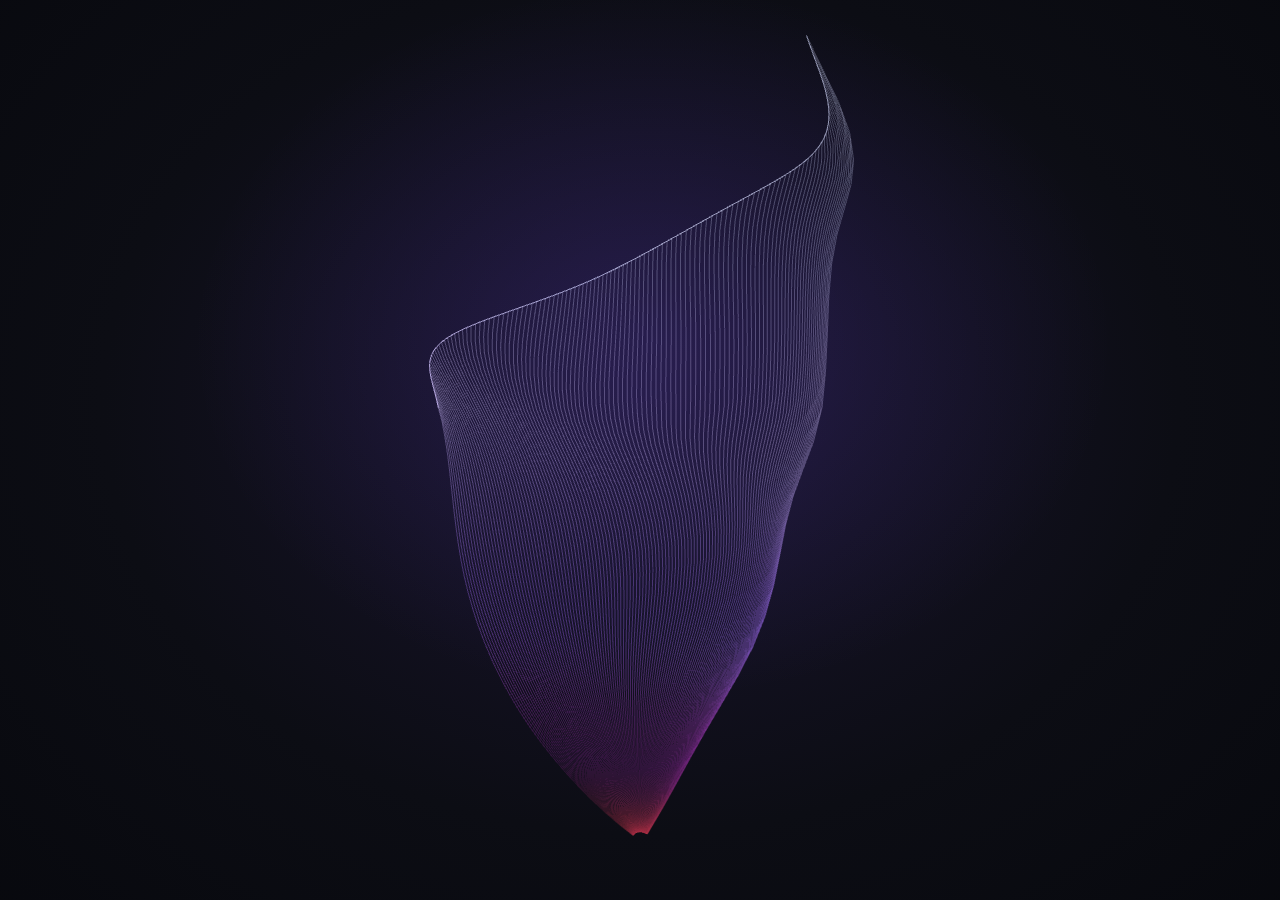
<file: debug/petal/index.html>
<!doctype html>
<html lang="vi">
<head>
<meta charset="utf-8">
<meta name="viewport" content="width=device-width,initial-scale=1">
<title>Petal — Fleur</title>
<style>
  html,body{height:100%;margin:0;overflow:hidden;background:
    radial-gradient(58% 64% at 51% 38%,rgba(120,78,255,.16),transparent 62%),
    radial-gradient(75% 85% at 50% 45%,#1a1530 0,#0c0d14 56%,#07080d 100%)}
  canvas{position:fixed;inset:0;width:100%;height:100%;display:block}
</style>
</head>
<body>
<canvas id="c"></canvas>
<script src="/lib/three.min.js"></script>
<script>
(async () => {
  'use strict';
  const N = 120, M = 28;
  const AXIS_ANG = Math.atan2(400, 255);
  const ax = [Math.cos(AXIS_ANG), Math.sin(AXIS_ANG)];
  const FLOW = { radius: 300, scale: 140, drag: 160, amp: 82 };
  const WIND = { amp: 46, period: 3.4 };
  const GLSL_FLOW = `#define R0 ${FLOW.radius.toFixed(1)}\n#define FLOW_SCALE ${FLOW.scale.toFixed(1)}\n#define DRAG ${FLOW.drag.toFixed(1)}\n#define WIND_AMP ${WIND.amp.toFixed(1)}\n#define WIND_PERIOD ${WIND.period.toFixed(1)}\n`;
  const Q = [[40, 370], [160, 510], [310, 270], [470, 430]];
  const bez = (p0, p1, p2, p3, t) => {
    const m = 1 - t;
    return m * m * m * p0 + 3 * m * m * t * p1 + 3 * m * t * t * p2 + t * t * t * p3;
  };

  // ---- shaders: dùng đúng file của trang chính ----
  const all = await (await fetch('/shaders.glsl')).text();
  const re = /^[ \t]*\/\/[ \t]*-{3,}[ \t]*([A-Z][A-Z0-9_]*)/gm;
  const marks = []; let m;
  while ((m = re.exec(all)) !== null) marks.push({ key: m[1], start: all.indexOf('\n', m.index) + 1 });
  const shaders = {};
  for (let i = 0; i < marks.length; i++) {
    const { key, start } = marks[i];
    if (key in shaders) continue;
    shaders[key] = all.slice(start, i + 1 < marks.length ? marks[i + 1].start : undefined).trim();
  }
  shaders.VERT = GLSL_FLOW + shaders.VERT;

  // ---- three ----
  const renderer = new THREE.WebGLRenderer({ canvas: document.getElementById('c'), antialias: true, alpha: true });
  renderer.setPixelRatio(Math.min(window.devicePixelRatio || 1, 2));
  renderer.setClearColor(0x000000, 0);
  const scene = new THREE.Scene();
  const camera = new THREE.PerspectiveCamera(35, 1, 1, 8000);
  const group = new THREE.Group();
  group.rotation.z = Math.PI / 2 - AXIS_ANG;       // trục cánh hướng thẳng lên
  scene.add(group);

  // ---- dựng đúng một cánh (cùng dáng với main.js) ----
  const V = N * M;
  const pos = new Float32Array(V * 3);
  let lmax = 0;
  for (let i = 0; i < N; i++) {
    const t = i / (N - 1), s = 2 * t - 1;
    const Ax = bez(Q[0][0], Q[1][0], Q[2][0], Q[3][0], t);
    const Ay = bez(Q[0][1], Q[1][1], Q[2][1], Q[3][1], t);
    const len = Math.hypot(Ax, Ay) || 1, nx = Ay / len, ny = -Ax / len;
    const stx = nx * s * 6, sty = ny * s * 6;
    const c1x = 0.30 * Ax + nx * s * 63, c1y = 0.30 * Ay + ny * s * 63;
    const c2x = 0.72 * Ax + nx * s * 49, c2y = 0.72 * Ay + ny * s * 49;
    for (let j = 0; j < M; j++) {
      const u = j / (M - 1), o = (i * M + j) * 3;
      pos[o] = bez(stx, c1x, c2x, Ax, u);
      pos[o + 1] = bez(sty, c1y, c2y, Ay, u);
      pos[o + 2] = t;
    }
  }
  const aPetal = new Float32Array(V * 2), aBake = new Float32Array(V * 3);
  for (let k = 0; k < V; k++) lmax = Math.max(lmax, pos[k * 3] * ax[0] + pos[k * 3 + 1] * ax[1]);
  for (let k = 0; k < V; k++) {
    const x = pos[k * 3], y = pos[k * 3 + 1];
    const u = Math.max(0, Math.min(1.1, (x * ax[0] + y * ax[1]) / lmax));
    aPetal[k * 2] = u; aPetal[k * 2 + 1] = Math.pow(u, 1.25);
    const rho = Math.min(1.2, Math.hypot(x, y) / FLOW.radius);
    aBake[k * 3] = rho; aBake[k * 3 + 1] = Math.pow(rho, 1.6); aBake[k * 3 + 2] = Math.pow(rho, 1.4);
  }
  const posAttr = new THREE.BufferAttribute(pos, 3);
  const aPetalAttr = new THREE.BufferAttribute(aPetal, 2);
  const aBakeAttr = new THREE.BufferAttribute(aBake, 3);

  const lineIdx = [], rimIdx = [], fillIdx = [];
  for (let i = 0; i < N; i++) for (let j = 0; j < M - 1; j++) lineIdx.push(i * M + j, i * M + j + 1);
  for (let i = 0; i < N - 1; i++) {
    rimIdx.push(i * M + M - 1, (i + 1) * M + M - 1);
    for (let j = 0; j < M - 1; j++) {
      const a = i * M + j, b = a + 1, c = a + M, d = c + 1;
      fillIdx.push(a, b, c, b, d, c);
    }
  }

  // ---- uniforms ----
  const col = (h) => new THREE.Color(h);
  const ramp = ['#ff3d5a', '#c02ad0', '#8e56ea', '#c0adf4', '#b9c3ff'];
  const lightA = 43 * Math.PI / 180;
  const U = {
    uOpen: { value: 1 }, uAmp: { value: FLOW.amp }, uEnergy: { value: 0.22 },
    uPhase: { value: 0 }, uDrift: { value: 0 }, uTime: { value: 0 }, uWind: { value: 1 },
    uLmax: { value: lmax }, uAxis: { value: new THREE.Vector2(ax[0], ax[1]) },
    uGdir: { value: new THREE.Vector2(320, 410).normalize() },
    uLight: { value: new THREE.Vector2(Math.cos(lightA), Math.sin(lightA)) },
    uLightK: { value: new THREE.Vector3(0.25, 0.18, 0.2) },
    uC0: { value: col(ramp[0]) }, uC1: { value: col(ramp[1]) }, uC2: { value: col(ramp[2]) },
    uC3: { value: col(ramp[3]) }, uC4: { value: col(ramp[4]) }, uDeep: { value: col('#5a35c8') },
  };

  // ---- một instance: cánh mở hoàn toàn, hướng 0 ----
  const iData = new THREE.InstancedBufferAttribute(new Float32Array([0, 1, 1, 0.37]), 4);
  const iData2 = new THREE.InstancedBufferAttribute(new Float32Array([Math.PI / 2, 0, 1]), 3);
  const iRot = new THREE.InstancedBufferAttribute(new Float32Array([1, 0, 1, 1]), 4);

  const makeGeo = (idx) => {
    const g = new THREE.InstancedBufferGeometry();
    g.setAttribute('position', posAttr);
    g.setAttribute('aPetal', aPetalAttr);
    g.setAttribute('aBake', aBakeAttr);
    g.setAttribute('iData', iData);
    g.setAttribute('iData2', iData2);
    g.setAttribute('iRot', iRot);
    g.setIndex(idx);
    g.instanceCount = 1;
    return g;
  };
  const mat = (alpha) => new THREE.ShaderMaterial({
    uniforms: Object.assign({ uAlpha: { value: alpha } }, U),
    vertexShader: shaders.VERT, fragmentShader: shaders.FRAG,
    transparent: true, depthWrite: false, depthTest: false,
  });
  [[new THREE.Mesh(makeGeo(fillIdx), mat(0.12)), 1],
   [new THREE.LineSegments(makeGeo(lineIdx), mat(0.38)), 2],
   [new THREE.LineSegments(makeGeo(rimIdx), mat(0.92)), 3]]
    .forEach(([o, order]) => {
      o.frustumCulled = false; o.renderOrder = order; group.add(o);
    });

  // ---- camera fit + resize ----
  const fit = () => {
    const w = innerWidth, h = innerHeight;
    renderer.setPixelRatio(Math.min(window.devicePixelRatio || 1, 2));
    renderer.setSize(w, h, false);
    camera.aspect = w / h;
    const half = Math.tan(THREE.MathUtils.degToRad(camera.fov / 2));
    camera.position.set(0, 300, Math.max(1120, 330 / (half * Math.max(0.2, camera.aspect))));
    camera.lookAt(0, 300, 0);
    camera.updateProjectionMatrix();
  };
  fit();
  addEventListener('resize', fit);

  // ---- wind nhẹ, chỉ một cánh ----
  const clock = new THREE.Clock();
  let phase = 0;
  renderer.setAnimationLoop(() => {
    phase += Math.min(clock.getDelta(), 0.05) * 0.85;
    U.uTime.value = phase;
    U.uPhase.value = phase;
    renderer.render(scene, camera);
  });
})();
</script>
</body>
</html>
</file>
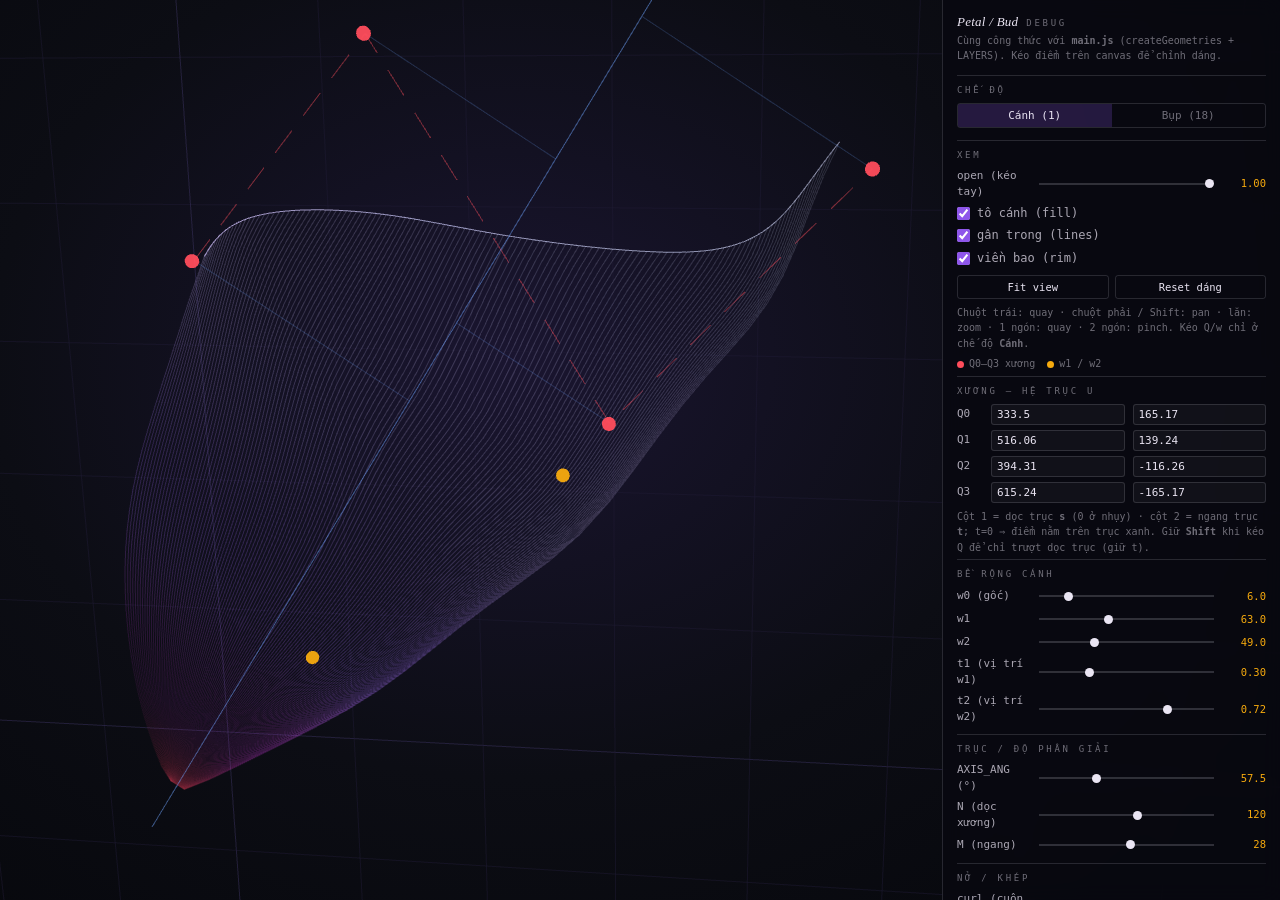
<file: debug/petal_bud/index.html>
<!doctype html>
<html lang="vi">
<head>
<meta charset="utf-8">
<meta name="viewport" content="width=device-width,initial-scale=1">
<title>Petal / Bud — Fleur debug</title>
<style>
:root{ --ink:#eae5f3; --dim:rgba(234,229,243,.46); --line:rgba(234,229,243,.14); --hot:#f6aa0e; --spine:#ff4d5c; }
*{box-sizing:border-box}
html,body{height:100%;margin:0;overflow:hidden;color:var(--ink);
  background:radial-gradient(70% 80% at 40% 40%,#1a1530 0,#0c0d14 58%,#07080d 100%);
  font:400 12px/1.45 ui-monospace,SFMono-Regular,Menlo,Consolas,monospace;
  -webkit-font-smoothing:antialiased}
canvas#c{position:fixed;inset:0;width:100%;height:100%;display:block;touch-action:none;cursor:grab}
canvas#c.grabbing{cursor:grabbing}
#banner{position:fixed;left:16px;top:14px;z-index:4;max-width:min(520px,52vw);padding:8px 11px;
  border:1px solid rgba(246,170,14,.35);border-radius:4px;background:rgba(246,170,14,.10);
  color:#f6d79a;font-size:11px;line-height:1.5}
#banner[hidden]{display:none}
#panel{position:fixed;top:0;right:0;bottom:0;width:min(338px,56vw);z-index:3;overflow:auto;
  padding:14px 14px 28px;background:rgba(9,9,16,.88);border-left:1px solid var(--line);
  -webkit-backdrop-filter:blur(10px);backdrop-filter:blur(10px)}
#panel h1{margin:0 0 2px;font:400 13px/1.3 'Cormorant Garamond',Georgia,serif;font-style:italic;letter-spacing:.02em}
#panel h1 span{font:300 9px/1 ui-monospace,Menlo,monospace;letter-spacing:.3em;text-transform:uppercase;color:var(--dim);margin-left:8px}
#panel .sub{margin:0 0 12px;color:var(--dim);font-size:10px;line-height:1.5}
.grp{border-top:1px solid var(--line);padding:10px 0 4px}
.grp h2{margin:0 0 8px;font:300 9px/1 ui-monospace,Menlo,monospace;letter-spacing:.3em;
  text-transform:uppercase;color:var(--dim)}
.row{display:grid;grid-template-columns:72px 1fr 46px;align-items:center;gap:8px;margin:0 0 5px}
.row>span{color:rgba(234,229,243,.72);font-size:11px}
.row>b{font-weight:400;text-align:right;color:var(--hot);font-size:10.5px;font-variant-numeric:tabular-nums}
input[type=range]{-webkit-appearance:none;appearance:none;width:100%;height:14px;background:transparent;cursor:ew-resize}
input[type=range]::-webkit-slider-runnable-track{height:2px;background:rgba(234,229,243,.18)}
input[type=range]::-webkit-slider-thumb{-webkit-appearance:none;width:9px;height:9px;margin-top:-3.5px;
  border-radius:50%;background:var(--ink)}
input[type=range]::-moz-range-track{height:2px;background:rgba(234,229,243,.18)}
input[type=range]::-moz-range-thumb{width:9px;height:9px;border:0;border-radius:50%;background:var(--ink)}
input[type=number]{width:100%;min-width:0;padding:3px 5px;border:1px solid var(--line);border-radius:3px;
  background:rgba(255,255,255,.04);color:var(--ink);font:400 11px ui-monospace,Menlo,monospace}
.qrow{grid-template-columns:26px 1fr 1fr}
.chk{display:flex;align-items:center;gap:7px;margin:0 0 5px;color:rgba(234,229,243,.72);cursor:pointer}
.chk input{accent-color:#8e56ea;margin:0}
.seg{display:flex;gap:0;margin:0 0 8px;border:1px solid var(--line);border-radius:3px;overflow:hidden}
.seg button{flex:1;padding:5px 0;border:0;background:transparent;color:var(--dim);
  font:400 11px ui-monospace,Menlo,monospace;cursor:pointer}
.seg button.on{background:rgba(142,86,234,.22);color:var(--ink)}
.btns{display:flex;gap:6px;margin:8px 0 2px}
.btns button{flex:1;padding:5px 0;border:1px solid var(--line);border-radius:3px;background:transparent;
  color:var(--ink);font:400 10.5px ui-monospace,Menlo,monospace;cursor:pointer}
.btns button:hover{background:rgba(142,86,234,.16)}
pre#out{margin:6px 0 8px;padding:8px;border:1px solid var(--line);border-radius:3px;
  background:rgba(0,0,0,.28);color:#b9c3ff;font-size:10px;line-height:1.55;white-space:pre-wrap;word-break:break-word}
.hint{color:var(--dim);font-size:10px;line-height:1.55;margin:6px 0 0}
.legend{display:flex;gap:12px;margin:6px 0 0;font-size:10px;color:var(--dim)}
.legend i{display:inline-block;width:7px;height:7px;border-radius:50%;margin-right:5px;vertical-align:middle}
</style>
</head>
<body>
<canvas id="c"></canvas>
<div id="banner" hidden></div>
<aside id="panel">
  <h1>Petal / Bud<span>debug</span></h1>
  <p class="sub">Cùng công thức với <b>main.js</b> (createGeometries + LAYERS). Kéo điểm trên canvas để chỉnh dáng.</p>

  <div class="grp"><h2>Chế độ</h2><div id="mode"></div></div>
  <div class="grp"><h2>Xem</h2>
    <div id="view"></div>
    <div class="btns"><button id="fit">Fit view</button><button id="reset">Reset dáng</button></div>
    <p class="hint">Chuột trái: quay · chuột phải / Shift: pan · lăn: zoom · 1 ngón: quay · 2 ngón: pinch. Kéo Q/w chỉ ở chế độ <b>Cánh</b>.</p>
    <p class="legend"><span><i style="background:#ff4d5c"></i>Q0–Q3 xương</span><span><i style="background:#f6aa0e"></i>w1 / w2</span></p>
  </div>
  <div class="grp"><h2>Xương — hệ trục u</h2><div id="shape-q"></div>
    <p class="hint">Cột 1 = dọc trục <b>s</b> (0 ở nhụy) · cột 2 = ngang trục <b>t</b>; t=0 ⇒ điểm nằm trên trục xanh.
      Giữ <b>Shift</b> khi kéo Q để chỉ trượt dọc trục (giữ t).</p></div>
  <div class="grp"><h2>Bề rộng cánh</h2><div id="shape-w"></div></div>
  <div class="grp"><h2>Trục / độ phân giải</h2><div id="shape-a"></div></div>
  <div class="grp"><h2>Nở / khép</h2><div id="bud"></div>
    <div class="btns"><button id="bloom">Nở</button><button id="fold">Khép</button></div>
    <p class="hint">Mỗi cánh một lò xo có quán tính: bung quá <b>1.0</b> rồi nảy nhẹ, lắng về P0 — lớp ngoài trước, lệch nhịp theo seed.</p>
    <p class="hint" id="bloomStat">peak —</p></div>
  <div class="grp"><h2>Chuyển động</h2><div id="motion"></div></div>
  <div class="grp"><h2>Xuất ra main.js</h2><pre id="out"></pre>
    <div class="btns"><button id="copy">Copy</button></div></div>
</aside>
<script src="../../lib/three.min.js"></script>
<script>
(async () => {
  'use strict';

  // ---------- hằng số: bản sao từ main.js ----------
  const P = { N: 120, M: 28 };
  const Q = [[40, 370], [160, 510], [310, 270], [470, 430]];
  const W = { w0: 6, w1: 63, w2: 49, t1: 0.30, t2: 0.72 };   // st = n*s*w0 ; c1 = t1*A + n*s*w1 ; c2 = t2*A + n*s*w2
  const AXIS = { deg: Math.atan2(400, 255) * 180 / Math.PI };  // = 57.47°
  // v3 — nụ = cánh CUỘN (không còn thu nhỏ + xoay): curl (rad khi còn nụ), wrap (bề ngang),
  // tilt (nghiêng quanh trục radial), stagger (lệch nhịp), tau (hằng số thời gian lò xo, ζ=1)
  const BUD = { curl: 0.56, wrap: 0.8, tilt: 1.45, base: 40, stagger: 0.35, tau: 0.28, zeta: 0.55 };
  const LAYERS = [
    { n: 9, s: 0.47, off: 0 },    // lớp ngoài — nở trước
    { n: 9, s: 0.30, off: 20 },   // lớp trong  — nở sau
  ];
  const FLOW = { radius: 300, scale: 140, drag: 160, amp: 82 };
  const WIND = { amp: 46, period: 3.4 };
  const DEFAULTS = JSON.stringify({ Q, W, AXIS, P, BUD, LAYERS });
  const GLSL_FLOW = `#define R0 ${FLOW.radius.toFixed(1)}\n#define FLOW_SCALE ${FLOW.scale.toFixed(1)}\n`
    + `#define DRAG ${FLOW.drag.toFixed(1)}\n#define WIND_AMP ${WIND.amp.toFixed(1)}\n#define WIND_PERIOD ${WIND.period.toFixed(1)}\n`;
  const state = {
    mode: 'petal',        // 'petal' = một cánh · 'bud' = cả bụp 18 cánh
    open: 1,              // 0 = nụ, 1 = mở hoàn toàn (kéo tay)
    anim: false,          // đang chạy lò xo nở/khép hay không
    peakOpen: 1,          // đỉnh overshoot gần nhất (chỉ để đọc)
    wind: 0.35, energy: 0.15,
    showFill: true, showLines: true, showRim: true,
  };

  const bez = (a, b, c, d, t) => { const m = 1 - t; return m * m * m * a + 3 * m * m * t * b + 3 * m * t * t * c + t * t * t * d; };
  const clamp01 = (v) => v < 0 ? 0 : v > 1 ? 1 : v;
  const smoothstep = (e0, e1, x) => { const t = clamp01((x - e0) / (e1 - e0)); return t * t * (3 - 2 * t); };
  const round1 = (v) => Math.round(v * 10) / 10;
  const num = (v) => (Math.round(v * 100) / 100).toString();
  // Hệ toạ độ của trục u: s = dọc trục (cùng chiều AXIS_ANG), t = ngang trục (phía dương = trái trục).
  const axisVec = () => { const a = AXIS.deg * Math.PI / 180; return [Math.cos(a), Math.sin(a)]; };
  const toAxis = (x, y) => { const [c, s] = axisVec(); return [x * c + y * s, -x * s + y * c]; };
  const fromAxis = (u, v) => { const [c, s] = axisVec(); return [u * c - v * s, u * s + v * c]; };

  // ---------- shader của trang chính (nếu không tải được -> material thay thế) ----------
  const banner = document.getElementById('banner');
  // tách file shader theo marker "// ---------- KEY ----------" (giống main.js)
  const parseChunks = (all) => {
    const re = /^[ \t]*\/\/[ \t]*-{3,}[ \t]*([A-Z][A-Z0-9_]*)/gm;
    const marks = []; let m;
    while ((m = re.exec(all)) !== null) marks.push({ key: m[1], start: all.indexOf('\n', m.index) + 1 });
    const sh = {};
    for (let i = 0; i < marks.length; i++) {
      const { key, start } = marks[i];
      if (key in sh) continue;
      sh[key] = all.slice(start, i + 1 < marks.length ? marks[i + 1].start : undefined).trim();
    }
    return sh;
  };
  let SHADERS = null;
  try {
    const [resMain, resV3] = await Promise.all([
      fetch('../../shaders.glsl', { cache: 'no-store' }),
      fetch('../bloom_v3.glsl', { cache: 'no-store' }),      // VERT v3 dùng chung với page timeline
    ]);
    if (!resMain.ok) throw new Error('shaders.glsl HTTP ' + resMain.status);
    if (!resV3.ok) throw new Error('bloom_v3.glsl HTTP ' + resV3.status);
    const sh = parseChunks(await resMain.text());
    sh.VERT = GLSL_FLOW + sh.VERT;
    sh.VERT_V3 = GLSL_FLOW + parseChunks(await resV3.text()).VERT_V3;
    SHADERS = sh;
  } catch (err) {
    banner.hidden = false;
    banner.textContent = 'Không tải được shaders.glsl (' + err.message + ') → đang dùng material thay thế (dáng vẫn chỉnh đầy đủ). '
      + 'Mở bằng HTTP ở thư mục gốc để xem đúng shader: python -m http.server';
  }


  // ---------- three ----------
  const canvas = document.getElementById('c');
  const renderer = new THREE.WebGLRenderer({ canvas, antialias: true, alpha: true });
  renderer.setClearColor(0x000000, 0);
  const scene = new THREE.Scene();
  const camera = new THREE.PerspectiveCamera(35, 1, 1, 12000);
  const group = new THREE.Group(); scene.add(group);

  const grid = new THREE.GridHelper(2400, 24, 0x3a3260, 0x1e1a33);
  grid.rotation.x = Math.PI / 2; grid.position.z = -90;
  grid.material.transparent = true; grid.material.opacity = 0.5; grid.material.depthTest = false;
  grid.renderOrder = -2; scene.add(grid);

  // ---------- uniforms (bảng màu "cool" như main.js) ----------
  const col = (h) => new THREE.Color(h);
  const ramp = ['#ff3d5a', '#c02ad0', '#8e56ea', '#c0adf4', '#b9c3ff'];
  const lightA = 43 * Math.PI / 180;
  const U = {
    uAmp: { value: FLOW.amp }, uEnergy: { value: state.energy },
    uPhase: { value: 0 }, uDrift: { value: 0 }, uTime: { value: 0 }, uWind: { value: state.wind },
    uLmax: { value: 500 }, uAxis: { value: new THREE.Vector2(1, 0) },
    uCurl: { value: BUD.curl }, uWrap: { value: BUD.wrap }, uTilt: { value: BUD.tilt }, uBase: { value: BUD.base },
    uOver: { value: 0.9 },
    uLag: { value: 0.45 },
    uGdir: { value: new THREE.Vector2(320, 410).normalize() },
    uLight: { value: new THREE.Vector2(Math.cos(lightA), Math.sin(lightA)) },
    uLightK: { value: new THREE.Vector3(0.25, 0.18, 0.2) },
    uC0: { value: col(ramp[0]) }, uC1: { value: col(ramp[1]) }, uC2: { value: col(ramp[2]) },
    uC3: { value: col(ramp[3]) }, uC4: { value: col(ramp[4]) }, uDeep: { value: col('#5a35c8') },
  };
  const shaderMat = (alpha) => new THREE.ShaderMaterial({
    uniforms: Object.assign({ uAlpha: { value: alpha } }, U),
    vertexShader: SHADERS.VERT_V3, fragmentShader: SHADERS.FRAG,
    transparent: true, depthWrite: false, depthTest: false,
  });
  const fallbackMat = {
    fill: new THREE.MeshBasicMaterial({ color: 0x8e56ea, transparent: true, opacity: 0.10, side: THREE.DoubleSide, depthWrite: false, depthTest: false }),
    lines: new THREE.LineBasicMaterial({ color: 0xb9c3ff, transparent: true, opacity: 0.22, depthWrite: false, depthTest: false }),
    rim: new THREE.LineBasicMaterial({ color: 0xc0adf4, transparent: true, opacity: 0.85, depthWrite: false, depthTest: false }),
  };

  // ---------- dựng hình: chép nguyên công thức createGeometries() ----------
  function buildPetal() {
    const N = P.N, M = P.M, V = N * M;
    const pos = new Float32Array(V * 3), aPetal = new Float32Array(V * 2), aBake = new Float32Array(V * 3);
    for (let i = 0; i < N; i++) {
      const t = N > 1 ? i / (N - 1) : 0, s = 2 * t - 1;
      const Ax = bez(Q[0][0], Q[1][0], Q[2][0], Q[3][0], t);
      const Ay = bez(Q[0][1], Q[1][1], Q[2][1], Q[3][1], t);
      const len = Math.hypot(Ax, Ay) || 1, nx = Ay / len, ny = -Ax / len;
      const stx = nx * s * W.w0, sty = ny * s * W.w0;
      const c1x = W.t1 * Ax + nx * s * W.w1, c1y = W.t1 * Ay + ny * s * W.w1;
      const c2x = W.t2 * Ax + nx * s * W.w2, c2y = W.t2 * Ay + ny * s * W.w2;
      for (let j = 0; j < M; j++) {
        const u = M > 1 ? j / (M - 1) : 0.5, o = (i * M + j) * 3;
        pos[o] = bez(stx, c1x, c2x, Ax, u);
        pos[o + 1] = bez(sty, c1y, c2y, Ay, u);
        pos[o + 2] = t;
      }
    }
    const a = AXIS.deg * Math.PI / 180, ax = [Math.cos(a), Math.sin(a)];
    let lmax = 0;
    for (let k = 0; k < V; k++) lmax = Math.max(lmax, pos[k * 3] * ax[0] + pos[k * 3 + 1] * ax[1]);
    if (!(lmax > 1e-6)) lmax = 1;
    for (let k = 0; k < V; k++) {
      const x = pos[k * 3], y = pos[k * 3 + 1];
      const u = Math.max(0, Math.min(1.1, (x * ax[0] + y * ax[1]) / lmax));
      aPetal[k * 2] = u; aPetal[k * 2 + 1] = Math.pow(u, 1.25);
      const rho = Math.min(1.2, Math.hypot(x, y) / FLOW.radius);
      aBake[k * 3] = rho; aBake[k * 3 + 1] = Math.pow(rho, 1.6); aBake[k * 3 + 2] = Math.pow(rho, 1.4);
    }
    const lineIdx = [], rimIdx = [], fillIdx = [];
    for (let i = 0; i < N; i++) for (let j = 0; j < M - 1; j++) lineIdx.push(i * M + j, i * M + j + 1);
    for (let i = 0; i < N - 1; i++) {
      rimIdx.push(i * M + M - 1, (i + 1) * M + M - 1);
      for (let j = 0; j < M - 1; j++) {
        const p0 = i * M + j, b = p0 + 1, c = p0 + M, d = c + 1;
        fillIdx.push(p0, b, c, b, d, c);
      }
    }
    return { pos, aPetal, aBake, lineIdx, rimIdx, fillIdx, lmax, ax };
  }

  // Instance v3: cánh luôn ở hướng RADIAL (không còn góc "nụ"): đóng/mở do độ cong.
  function makePetal(p) {
    p.curlK = 0.90 + p.seed * 0.20;      // biến thiên nhẹ: nụ thật không đối xứng
    p.wrapK = 0.92 + p.seed * 0.16;
    p.tiltK = 0.88 + p.seed * 0.24;
    p.open = state.open; p.target = state.open; p.vel = 0; p.tStart = 0;
    // sức nặng: cánh ngoài hơi "nặng" hơn cánh trong (chậm ~12%)
    p.tau = BUD.tau * (0.88 + p.seed * 0.24) * (p.layer === 0 ? 1.12 : 1.0);
    p.peak = 0;
    return p;
  }
  function buildInstances() {
    const a = AXIS.deg * Math.PI / 180, list = [];
    LAYERS.forEach((L, li) => {
      for (let j = 0; j < L.n; j++) {
        const T = (L.off + j * 360 / L.n) * Math.PI / 180, mir = j % 2 ? -1 : 1;
        const eff = mir === 1 ? a : Math.PI - a;
        list.push(makePetal({ rot: T - eff, s: L.s, mir, seed: (j * 0.37 + li * 0.21) % 1, layer: li }));
      }
    });
    return list;
  }
  const singlePetal = () => makePetal({ rot: 0, s: 1, mir: 1, seed: 0.37, layer: 0 });

  // iRot: chỉ phần TĨNH (hướng radial + sc^1.6/sc^1.4) — độ mở nằm ở iOpen, không bake vào đây
  function bakeInstances(inst) {
    const n = inst.length;
    const irot = new Float32Array(n * 4), rot = new Float32Array(n), sc = new Float32Array(n);
    for (let k = 0; k < n; k++) {
      const p = inst[k];
      rot[k] = p.rot; sc[k] = p.s;
      irot[k * 4] = Math.cos(p.rot); irot[k * 4 + 1] = Math.sin(p.rot);
      irot[k * 4 + 2] = Math.pow(p.s, 1.6); irot[k * 4 + 3] = Math.pow(p.s, 1.4);
    }
    return { irot, rot, sc };
  }

  // ---------- tay nắm (kéo trực tiếp) ----------
  const handleGeo = new THREE.SphereGeometry(1, 16, 10);
  const mkHandle = (color) => {
    const m = new THREE.Mesh(handleGeo, new THREE.MeshBasicMaterial({
      color, depthTest: false, depthWrite: false, transparent: true, opacity: 0.95 }));
    m.renderOrder = 8; m.frustumCulled = false; group.add(m); return m;
  };
  const handles = [0, 1, 2, 3, 4, 5].map((i) => { const h = mkHandle(i < 4 ? 0xff4d5c : 0xf6aa0e); h.userData.i = i; return h; });

  // đường bao điều khiển Q0..Q3 (nét đứt) + trục u — buffer cấp sẵn, chỉ ghi lại toạ độ khi kéo
  const polyGeo = new THREE.BufferGeometry();
  polyGeo.setAttribute('position', new THREE.BufferAttribute(new Float32Array(4 * 3), 3));
  const polyMat = new THREE.LineDashedMaterial({ color: 0xff4d5c, dashSize: 18, gapSize: 12, transparent: true, opacity: 0.45, depthTest: false });
  const poly = new THREE.Line(polyGeo, polyMat); poly.renderOrder = 7; poly.frustumCulled = false; scene.add(poly);
  const axisGeo = new THREE.BufferGeometry();
  axisGeo.setAttribute('position', new THREE.BufferAttribute(new Float32Array(2 * 3), 3));
  const axisLine = new THREE.Line(axisGeo, new THREE.LineBasicMaterial({ color: 0x6ea3ff, transparent: true, opacity: 0.5, depthTest: false }));
  axisLine.renderOrder = 7; axisLine.frustumCulled = false; scene.add(axisLine);
  // chân vuông góc: hạ mỗi điểm Q xuống trục u → thấy ngay (s, t) của nó
  const footGeo = new THREE.BufferGeometry();
  footGeo.setAttribute('position', new THREE.BufferAttribute(new Float32Array(4 * 2 * 3), 3));
  const feet = new THREE.LineSegments(footGeo, new THREE.LineBasicMaterial({ color: 0x6ea3ff, transparent: true, opacity: 0.22, depthTest: false }));
  feet.renderOrder = 7; feet.frustumCulled = false; scene.add(feet);

  function handlePoints() {
    const pts = Q.map((p) => [p[0], p[1]]);
    [[W.t1, W.w1], [W.t2, W.w2]].forEach(([t, w]) => {
      const Ax = bez(Q[0][0], Q[1][0], Q[2][0], Q[3][0], t);
      const Ay = bez(Q[0][1], Q[1][1], Q[2][1], Q[3][1], t);
      const len = Math.hypot(Ax, Ay) || 1, nx = Ay / len, ny = -Ax / len;
      pts.push([t * Ax + nx * w, t * Ay + ny * w]);
    });
    return pts;
  }
  function syncGizmos() {
    const pts = handlePoints();
    pts.forEach(([x, y], i) => handles[i].position.set(x, y, 3));
    const pp = polyGeo.attributes.position;
    pts.forEach(([x, y], i) => { pp.array[i * 3] = x; pp.array[i * 3 + 1] = y; pp.array[i * 3 + 2] = 0; });
    pp.needsUpdate = true;
    poly.computeLineDistances();
    const a = AXIS.deg * Math.PI / 180, ax = [Math.cos(a), Math.sin(a)], L = built.lmax * 1.06;
    const ap = axisGeo.attributes.position;
    ap.array[0] = -ax[0] * 40; ap.array[1] = -ax[1] * 40; ap.array[2] = 0;
    ap.array[3] = ax[0] * L; ap.array[4] = ax[1] * L; ap.array[5] = 0;
    ap.needsUpdate = true;
    const fp = footGeo.attributes.position;
    for (let i = 0; i < 4; i++) {
      const [x, y] = pts[i], s = x * ax[0] + y * ax[1];       // hình chiếu lên trục u
      fp.array.set([x, y, 0, ax[0] * s, ax[1] * s, 0], i * 6);
    }
    fp.needsUpdate = true;
    // Gizmo ở toạ độ RIÊNG của cánh: chỉ có nghĩa khi xem một cánh (chế độ bụp thì cánh đã xoay/thu nhỏ)
    const show = state.mode === 'petal';
    handles.forEach((h) => { h.visible = show; });
    poly.visible = show; axisLine.visible = show; feet.visible = show;
  }

  // ---------- dựng lại hình ----------
  let built = null, insts = [], baked = null;
  const objs = { fill: null, lines: null, rim: null };

  function clearDraw() {
    iOpenAttr = null;
    for (const k of ['fill', 'lines', 'rim']) {
      const o = objs[k];
      if (!o) continue;
      group.remove(o);
      o.geometry.dispose();
      if (SHADERS) o.material.dispose();          // material shader tạo mới mỗi lần dựng
      objs[k] = null;
    }
  }

  let iOpenAttr = null;
  function shaderGeos() {
    const posAttr = new THREE.BufferAttribute(built.pos, 3);
    const aPetalAttr = new THREE.BufferAttribute(built.aPetal, 2);
    const aBakeAttr = new THREE.BufferAttribute(built.aBake, 3);
    const n = insts.length;
    const iData = new Float32Array(n * 4), iData2 = new Float32Array(n * 3), iOpen = new Float32Array(n);
    insts.forEach((p, k) => {
      iData.set([0, p.s, p.mir, p.seed], k * 4);
      iData2.set([p.curlK, p.wrapK, p.tiltK], k * 3);
      iOpen[k] = p.open;
    });
    const iRot = new THREE.InstancedBufferAttribute(baked.irot, 4);
    const iOpenBuff = new THREE.InstancedBufferAttribute(iOpen, 1);
    iOpenBuff.setUsage(THREE.DynamicDrawUsage);        // cập nhật mỗi frame khi nở/khép
    iOpenAttr = iOpenBuff;
    return (idx) => {
      const g = new THREE.InstancedBufferGeometry();
      g.setAttribute('position', posAttr);
      g.setAttribute('aPetal', aPetalAttr);
      g.setAttribute('aBake', aBakeAttr);
      g.setAttribute('iData', new THREE.InstancedBufferAttribute(iData, 4));
      g.setAttribute('iData2', new THREE.InstancedBufferAttribute(iData2, 3));
      g.setAttribute('iRot', iRot);
      g.setAttribute('iOpen', iOpenBuff);
      g.setIndex(idx);
      g.instanceCount = n;
      return g;
    };
  }
  // đẩy độ mở per-petal lên GPU (18 float — rẻ hơn nhiều so với rebuild geometry)
  function syncOpen() {
    if (!iOpenAttr) return;
    const arr = iOpenAttr.array;
    for (let k = 0; k < insts.length; k++) arr[k] = insts[k].open;
    iOpenAttr.needsUpdate = true;
  }

  // Fallback: bake luôn phép biến đổi instance ra CPU (không cần shader).
  function cpuGeos() {
    const V = built.pos.length / 3, n = insts.length, total = V * n;
    const pos = new Float32Array(total * 3);
    for (let k = 0; k < n; k++) {
      const c = Math.cos(baked.rot[k]), s = Math.sin(baked.rot[k]), sc = baked.sc[k], mir = insts[k].mir;
      const o = k * V * 3;
      for (let i = 0; i < V; i++) {
        const x = built.pos[i * 3] * mir, y = built.pos[i * 3 + 1];
        pos[o + i * 3] = (c * x - s * y) * sc;
        pos[o + i * 3 + 1] = (s * x + c * y) * sc;
        pos[o + i * 3 + 2] = 0;
      }
    }
    const Idx = total < 65535 ? Uint16Array : Uint32Array;
    const merge = (src) => {
      const a = new Idx(src.length * n);
      for (let k = 0; k < n; k++) for (let i = 0; i < src.length; i++) a[k * src.length + i] = src[i] + k * V;
      return a;
    };
    const geo = (idx) => {
      const g = new THREE.BufferGeometry();
      g.setAttribute('position', new THREE.BufferAttribute(pos, 3));
      g.setIndex(new THREE.BufferAttribute(merge(idx), 1));
      return g;
    };
    return {
      fill: geo(built.fillIdx), lines: geo(built.lineIdx), rim: geo(built.rimIdx),
    };
  }

  function rebuild() {
    built = buildPetal();
    insts = state.mode === 'bud' ? buildInstances() : [singlePetal()];
    baked = bakeInstances(insts);
    clearDraw();

    if (SHADERS) {
      U.uLmax.value = built.lmax;
      U.uAxis.value.set(built.ax[0], built.ax[1]);
      U.uCurl.value = BUD.curl; U.uWrap.value = BUD.wrap; U.uTilt.value = BUD.tilt; U.uBase.value = BUD.base;
      const geo = shaderGeos();
      objs.fill = new THREE.Mesh(geo(built.fillIdx), shaderMat(0.12));
      objs.lines = new THREE.LineSegments(geo(built.lineIdx), shaderMat(0.24));
      objs.rim = new THREE.LineSegments(geo(built.rimIdx), shaderMat(0.92));
      [objs.fill, objs.lines, objs.rim].forEach((o, i) => {
        o.frustumCulled = false; o.renderOrder = i + 1; group.add(o);
      });
    } else {
      const g = cpuGeos();
      objs.fill = new THREE.Mesh(g.fill, fallbackMat.fill);
      objs.lines = new THREE.LineSegments(g.lines, fallbackMat.lines);
      objs.rim = new THREE.LineSegments(g.rim, fallbackMat.rim);
      [objs.fill, objs.lines, objs.rim].forEach((o, i) => { o.renderOrder = i + 1; group.add(o); });
    }
    applyVisibility();
    syncGizmos();
    syncInputs();
    updateOut();
  }

  function applyVisibility() {
    if (objs.fill) objs.fill.visible = state.showFill;
    if (objs.lines) objs.lines.visible = state.showLines;
    if (objs.rim) objs.rim.visible = state.showRim;
  }

  // ---------- orbit control (tự viết, không cần OrbitControls) ----------
  const view = { target: new THREE.Vector3(255, 400, 0), radius: 1500, theta: 0.12, phi: 1.34 };
  const applyView = () => {
    const sp = new THREE.Spherical(view.radius, view.phi, view.theta);
    camera.position.setFromSpherical(sp).add(view.target);
    camera.lookAt(view.target);
  };
  const fitView = () => {
    // Bbox của thứ THẬT SỰ được vẽ: cộng phép biến đổi instance (xoay/lật/thu nhỏ) vào từng đỉnh lấy mẫu.
    let minX = Infinity, minY = Infinity, maxX = -Infinity, maxY = -Infinity;
    const V = built.pos.length / 3, step = Math.max(1, Math.floor(V / 800));
    for (let k = 0; k < insts.length; k++) {
      const c = Math.cos(baked.rot[k]), s = Math.sin(baked.rot[k]), sc = baked.sc[k], mir = insts[k].mir;
      for (let i = 0; i < V; i += step) {
        const x = built.pos[i * 3] * mir, y = built.pos[i * 3 + 1];
        const X = (c * x - s * y) * sc, Y = (s * x + c * y) * sc;
        if (X < minX) minX = X; if (X > maxX) maxX = X;
        if (Y < minY) minY = Y; if (Y > maxY) maxY = Y;
      }
    }
    if (state.mode === 'petal') {
      // tay nắm có thể nằm ngoài lưới (điểm điều khiển Bézier) -> phải nằm trong khung
      handlePoints().forEach(([x, y]) => {
        if (x < minX) minX = x; if (x > maxX) maxX = x;
        if (y < minY) minY = y; if (y > maxY) maxY = y;
      });
    }
    view.target.set((minX + maxX) / 2, (minY + maxY) / 2, 0);
    view.radius = Math.max(maxX - minX, maxY - minY) * 1.6 + 90;
    view.theta = 0.12; view.phi = 1.34;
    // Bù panel bên phải: dịch tâm nhìn sang phải để vật thể nằm giữa vùng trống (chỉ trên màn rộng)
    const pw = $('panel').getBoundingClientRect().width;
    if (innerWidth > 900 && pw < innerWidth * 0.4) {
      const perPx = 2 * view.radius * Math.tan(camera.fov * Math.PI / 360) / innerHeight;
      view.target.x += (pw / 2) * perPx;
    }
    applyView();
  };

  const pointers = new Map();
  let drag = null;
  const ray = new THREE.Raycaster(), zPlane = new THREE.Plane(new THREE.Vector3(0, 0, 1), 0), hitPt = new THREE.Vector3();
  const worldPerPx = () => 2 * view.radius * Math.tan(camera.fov * Math.PI / 360) / innerHeight;

  function pickHandle(ev) {
    if (!handles[0].visible) return -1;            // gizmo ẩn ở chế độ bụp
    const r = canvas.getBoundingClientRect();
    const v = new THREE.Vector3();
    let best = -1, bestD = 16;                      // bán kính bắt 16px: tay nắm nhỏ vẫn dễ trúng
    handles.forEach((h, i) => {
      v.copy(h.position);
      v.project(camera);
      const sx = (v.x * 0.5 + 0.5) * r.width + r.left;
      const sy = (-v.y * 0.5 + 0.5) * r.height + r.top;
      const d = Math.hypot(ev.clientX - sx, ev.clientY - sy);
      if (d < bestD) { bestD = d; best = i; }
    });
    return best;
  }
  function pointOnZ0(ev) {
    const r = canvas.getBoundingClientRect();
    ray.setFromCamera(new THREE.Vector2(
      ((ev.clientX - r.left) / r.width) * 2 - 1,
      -(((ev.clientY - r.top) / r.height) * 2 - 1)), camera);
    return ray.ray.intersectPlane(zPlane, hitPt) ? hitPt : null;
  }
  function moveHandle(i, ev, keepT) {
    const p = pointOnZ0(ev);
    if (!p) return;
    if (i < 4) {
      if (keepT) {
        // Shift: chỉ trượt dọc trục u — giữ nguyên thành phần ngang trục của điểm
        const [c, s] = axisVec();
        const [x, y] = fromAxis(p.x * c + p.y * s, toAxis(Q[i][0], Q[i][1])[1]);
        Q[i][0] = round1(x); Q[i][1] = round1(y);
      } else {
        Q[i][0] = round1(p.x); Q[i][1] = round1(p.y);
      }
    } else {
      const t = i === 4 ? W.t1 : W.t2;
      const Ax = bez(Q[0][0], Q[1][0], Q[2][0], Q[3][0], t);
      const Ay = bez(Q[0][1], Q[1][1], Q[2][1], Q[3][1], t);
      const len = Math.hypot(Ax, Ay) || 1, nx = Ay / len, ny = -Ax / len;
      const w = Math.max(0, Math.min(240, (p.x - t * Ax) * nx + (p.y - t * Ay) * ny));
      if (i === 4) W.w1 = round1(w); else W.w2 = round1(w);
    }
    rebuild();
  }

  canvas.addEventListener('contextmenu', (e) => e.preventDefault());
  canvas.addEventListener('pointerdown', (e) => {
    canvas.setPointerCapture?.(e.pointerId);
    pointers.set(e.pointerId, { x: e.clientX, y: e.clientY });
    if (pointers.size === 1) {
      const h = e.button === 0 ? pickHandle(e) : -1;
      drag = h >= 0 ? { kind: 'handle', i: h }
        : { kind: (e.button === 2 || e.shiftKey) ? 'pan' : 'orbit', x: e.clientX, y: e.clientY };
      canvas.classList.add('grabbing');
    } else if (pointers.size === 2) {
      const [a, b] = [...pointers.values()];
      drag = { kind: 'pinch', d0: Math.max(1, Math.hypot(a.x - b.x, a.y - b.y)), cx: (a.x + b.x) / 2, cy: (a.y + b.y) / 2 };
    }
  });
  canvas.addEventListener('pointermove', (e) => {
    if (!pointers.has(e.pointerId)) {                        // chỉ đổi con trỏ khi hover
      canvas.style.cursor = pickHandle(e) >= 0 ? 'pointer' : '';
      return;
    }
    pointers.set(e.pointerId, { x: e.clientX, y: e.clientY });
    if (!drag) return;
    if (drag.kind === 'handle') { moveHandle(drag.i, e, e.shiftKey); return; }
    if (drag.kind === 'pinch' && pointers.size === 2) {
      const [a, b] = [...pointers.values()];
      const d = Math.max(1, Math.hypot(a.x - b.x, a.y - b.y));
      const cx = (a.x + b.x) / 2, cy = (a.y + b.y) / 2;
      view.radius = Math.max(120, Math.min(8000, view.radius * (drag.d0 / d)));
      panBy(cx - drag.cx, cy - drag.cy);
      drag.d0 = d; drag.cx = cx; drag.cy = cy;
      return;
    }
    const dx = e.clientX - drag.x, dy = e.clientY - drag.y;
    drag.x = e.clientX; drag.y = e.clientY;
    if (drag.kind === 'orbit') {
      view.theta -= dx * 0.005;
      view.phi = Math.max(0.12, Math.min(Math.PI - 0.12, view.phi - dy * 0.005));
    } else panBy(dx, dy);
  });
  const endPointer = (e) => {
    pointers.delete(e.pointerId);
    if (pointers.size === 0) { drag = null; canvas.classList.remove('grabbing'); }
    else if (pointers.size === 1) { const p = [...pointers.values()][0]; drag = { kind: 'orbit', x: p.x, y: p.y }; }
  };
  canvas.addEventListener('pointerup', endPointer);
  canvas.addEventListener('pointercancel', endPointer);
  canvas.addEventListener('wheel', (e) => {
    e.preventDefault();
    view.radius = Math.max(120, Math.min(8000, view.radius * Math.exp(e.deltaY * 0.0012)));
  }, { passive: false });
  canvas.addEventListener('dblclick', fitView);
  function panBy(dx, dy) {
    const k = worldPerPx();
    const right = new THREE.Vector3().setFromMatrixColumn(camera.matrix, 0);
    const up = new THREE.Vector3().setFromMatrixColumn(camera.matrix, 1);
    view.target.addScaledVector(right, -dx * k).addScaledVector(up, dy * k);
  }

  // ---------- panel ----------
  const syncers = [];
  function slider(host, label, get, set, min, max, step, dp = 2) {
    const row = document.createElement('label'); row.className = 'row';
    const name = document.createElement('span'); name.textContent = label;
    const inp = document.createElement('input');
    inp.type = 'range'; inp.min = min; inp.max = max; inp.step = step; inp.value = get();
    const out = document.createElement('b'); out.textContent = (+get()).toFixed(dp);
    inp.addEventListener('input', () => {
      const v = +inp.value;
      out.textContent = v.toFixed(dp);
      set(v);
    });
    row.append(name, inp, out); host.appendChild(row);
    syncers.push({ inp, out, get, dp });
    return { inp, out };
  }
  function check(host, label, get, set) {
    const row = document.createElement('label'); row.className = 'chk';
    const inp = document.createElement('input'); inp.type = 'checkbox'; inp.checked = get();
    inp.addEventListener('change', () => set(inp.checked));
    row.append(inp, document.createTextNode(label)); host.appendChild(row);
  }
  function seg(host, labels, get, set) {
    const box = document.createElement('div'); box.className = 'seg';
    const btns = labels.map((t, i) => {
      const b = document.createElement('button'); b.textContent = t;
      b.className = get() === i ? 'on' : '';
      b.addEventListener('click', () => { set(i); btns.forEach((x, k) => x.className = k === i ? 'on' : ''); });
      box.appendChild(b); return b;
    });
    host.appendChild(box);
  }
  function syncInputs() {
    syncers.forEach((s) => {
      s.inp.value = s.get();
      s.out.textContent = (+s.get()).toFixed(s.dp);
    });
    qRows.forEach((r, i) => {
      const [s, t] = toAxis(Q[i][0], Q[i][1]);
      if (document.activeElement !== r.iS) r.iS.value = num(s);
      if (document.activeElement !== r.iT) r.iT.value = num(t);
    });
  }

  const $ = (id) => document.getElementById(id);
  seg($('mode'), ['Cánh (1)', 'Bụp (18)'], () => (state.mode === 'petal' ? 0 : 1), (i) => {
    state.mode = i === 0 ? 'petal' : 'bud';
    rebuild(); fitView();
  });
  slider($('view'), 'open (kéo tay)', () => state.open, (v) => { state.open = v; scrubOpen(v); }, 0, 1, 0.01, 2);
  check($('view'), 'tô cánh (fill)', () => state.showFill, (v) => { state.showFill = v; applyVisibility(); });
  check($('view'), 'gân trong (lines)', () => state.showLines, (v) => { state.showLines = v; applyVisibility(); });
  check($('view'), 'viền bao (rim)', () => state.showRim, (v) => { state.showRim = v; applyVisibility(); });

  const qRows = [];
  for (let i = 0; i < 4; i++) {
    const row = document.createElement('label'); row.className = 'row qrow';
    const name = document.createElement('span'); name.textContent = 'Q' + i;
    const [s0, t0] = toAxis(Q[i][0], Q[i][1]);
    const iS = document.createElement('input'); iS.type = 'number'; iS.step = '1'; iS.value = num(s0);
    const iT = document.createElement('input'); iT.type = 'number'; iT.step = '1'; iT.value = num(t0);
    const on = () => {
      const s = +iS.value, t = +iT.value;
      if (!Number.isFinite(s) || !Number.isFinite(t)) return;
      const [x, y] = fromAxis(s, t);                          // (dọc trục, ngang trục) -> toạ độ cánh
      Q[i][0] = round1(x); Q[i][1] = round1(y);
      rebuild();
    };
    iS.addEventListener('input', on); iT.addEventListener('input', on);
    row.append(name, iS, iT); $('shape-q').appendChild(row);
    qRows.push({ iS, iT });
  }

  slider($('shape-w'), 'w0 (gốc)', () => W.w0, (v) => { W.w0 = v; rebuild(); }, 0, 40, 0.5, 1);
  slider($('shape-w'), 'w1', () => W.w1, (v) => { W.w1 = v; rebuild(); }, 0, 160, 0.5, 1);
  slider($('shape-w'), 'w2', () => W.w2, (v) => { W.w2 = v; rebuild(); }, 0, 160, 0.5, 1);
  slider($('shape-w'), 't1 (vị trí w1)', () => W.t1, (v) => { W.t1 = v; rebuild(); }, 0.05, 0.95, 0.01, 2);
  slider($('shape-w'), 't2 (vị trí w2)', () => W.t2, (v) => { W.t2 = v; rebuild(); }, 0.05, 0.95, 0.01, 2);
  slider($('shape-a'), 'AXIS_ANG (°)', () => AXIS.deg, (v) => { AXIS.deg = v; rebuild(); }, 0, 180, 0.5, 1);
  slider($('shape-a'), 'N (dọc xương)', () => P.N, (v) => { P.N = Math.round(v); rebuild(); }, 16, 200, 1, 0);
  slider($('shape-a'), 'M (ngang)', () => P.M, (v) => { P.M = Math.round(v); rebuild(); }, 6, 48, 1, 0);

  slider($('bud'), 'curl (cuộn khi nụ, rad)', () => BUD.curl, (v) => { BUD.curl = v; U.uCurl.value = v; }, -3.6, 3.6, 0.02, 2);
  slider($('bud'), 'wrap (ngang khi nụ)', () => BUD.wrap, (v) => { BUD.wrap = v; U.uWrap.value = v; }, 0.2, 1, 0.01, 2);
  slider($('bud'), 'tilt (dựng cánh khi nụ, rad)', () => BUD.tilt, (v) => { BUD.tilt = v; U.uTilt.value = v; }, 0, 2.2, 0.01, 2);
  slider($('bud'), 'base R (bán kính đế)', () => BUD.base, (v) => { BUD.base = v; U.uBase.value = v; }, 0, 120, 1, 0);
  slider($('bud'), 'lệch nhịp giữa lớp (s)', () => BUD.stagger, (v) => { BUD.stagger = v; }, 0, 1, 0.01, 2);
  slider($('bud'), 'τ cánh = 1/ω (s)', () => BUD.tau, (v) => { BUD.tau = v; insts.forEach((p) => { p.tau = v * (0.88 + p.seed * 0.24) * (p.layer === 0 ? 1.12 : 1.0); }); }, 0.08, 1.2, 0.01, 3);
  slider($('bud'), 'ζ (quán tính)', () => BUD.zeta, (v) => { BUD.zeta = v; }, 0.15, 1.2, 0.01, 2);
  slider($('bud'), 's lớp ngoài', () => LAYERS[0].s, (v) => { LAYERS[0].s = v; rebuild(); }, 0.1, 0.8, 0.01, 2);
  slider($('bud'), 's lớp trong', () => LAYERS[1].s, (v) => { LAYERS[1].s = v; rebuild(); }, 0.1, 0.8, 0.01, 2);

  // kéo tay: đặt thẳng độ mở mọi cánh (không chạy lò xo)
  function scrubOpen(v) {
    state.anim = false;
    insts.forEach((p) => { p.open = v; p.target = v; p.vel = 0; });
    syncOpen();
  }
  // nở/khép: lò xo tới hạn per-cánh; lớp ngoài trước, lệch nhịp thêm theo seed
  function bloomTo(target) {
    const now = performance.now() / 1000;
    state.anim = true;
    insts.forEach((p) => {
      p.pending = target;
      p.tStart = now + BUD.stagger * p.layer + p.seed * 0.08;
      p.peak = 0;
    });
    state.peakOpen = 0;
  }
  $('bloom').addEventListener('click', () => bloomTo(1));
  $('fold').addEventListener('click', () => bloomTo(0));

  slider($('motion'), 'gió (uWind)', () => state.wind, (v) => { state.wind = v; }, 0, 1, 0.01, 2);
  slider($('motion'), 'dòng (uEnergy)', () => state.energy, (v) => { state.energy = v; }, 0, 1, 0.01, 2);

  function updateOut() {
    const deg = AXIS.deg;
    const at = Q.map((p) => { const [s, t] = toAxis(p[0], p[1]); return `[${num(s)}, ${num(t)}]`; });
    $('out').textContent =
`const AXIS_ANG = ${(deg * Math.PI / 180).toFixed(4)};   // ${deg.toFixed(2)}°
const Q = [${Q.map((p) => `[${num(p[0])}, ${num(p[1])}]`).join(', ')}];
// cùng 4 điểm trong hệ trục u [s dọc, t ngang]: ${at.join(', ')}
// createGeometries(): st = n*s*${num(W.w0)} ; c1 = ${num(W.t1)}*A + n*s*${num(W.w1)} ; c2 = ${num(W.t2)}*A + n*s*${num(W.w2)}
// N=${P.N} M=${P.M}  ·  lmax=${num(built.lmax)}
// bloom v3 (shaders.glsl): curl=${num(BUD.curl)} wrap=${num(BUD.wrap)} tilt=${num(BUD.tilt)} base=${num(BUD.base)} · đầu cánh bật ngược −0.12 khi nở
// nhịp: τ=${num(BUD.tau)}s ζ=${num(BUD.zeta)} (lò xo có quán tính, open vượt 1.0), lệch lớp ${num(BUD.stagger)}s (ngoài trước)`;
  }
  $('fit').addEventListener('click', fitView);
  $('reset').addEventListener('click', () => {
    const d = JSON.parse(DEFAULTS);
    d.Q.forEach((p, i) => { Q[i][0] = p[0]; Q[i][1] = p[1]; });
    Object.assign(W, d.W); Object.assign(BUD, d.BUD); Object.assign(P, d.P);
    AXIS.deg = d.AXIS.deg;
    d.LAYERS.forEach((L, i) => Object.assign(LAYERS[i], L));
    rebuild(); fitView();
  });
  $('copy').addEventListener('click', async () => {
    const txt = $('out').textContent;
    try { await navigator.clipboard.writeText(txt); $('copy').textContent = 'Copied'; }
    catch { $('copy').textContent = 'Chọn & Ctrl+C'; }
    setTimeout(() => { $('copy').textContent = 'Copy'; }, 1200);
  });

  // ---------- resize + vòng lặp ----------
  const resize = () => {
    const w = innerWidth, h = innerHeight;
    renderer.setPixelRatio(Math.min(window.devicePixelRatio || 1, 2));
    renderer.setSize(w, h, false);
    camera.aspect = w / h; camera.updateProjectionMatrix();
  };
  addEventListener('resize', resize); resize();

  rebuild();
  fitView();

  const clock = new THREE.Clock();
  let t = 0, statLast = 0;
  renderer.setAnimationLoop(() => {
    const dt = Math.min(clock.getDelta(), 0.05);
    t += dt * (0.4 + 2 * state.energy);
    U.uTime.value = t; U.uPhase.value = t; U.uWind.value = state.wind; U.uEnergy.value = state.energy;

    // nở/khép: 18 lò xo có QUÁN TÍNH (ζ < 1) — bung quá 1.0 rồi nảy nhẹ, lắng về đúng P0
    if (state.anim) {
      const now = performance.now() / 1000;  // (chỉ dùng cho lịch khởi động từng cánh)
      let busy = false, peak = 0;
      for (const p of insts) {
        if (now < p.tStart) busy = true;
        else if (p.target !== p.pending) p.target = p.pending;
        const w = 1 / p.tau, c = 2 * BUD.zeta * w;                   // ζ < 1 -> overshoot
        p.vel += (w * w * (p.target - p.open) - c * p.vel) * dt;
        p.open += p.vel * dt;
        if (p.open > p.peak) p.peak = p.open;
        // lắng: biên độ + vận tốc đều dưới ngưỡng, hoặc chốt cứng sau ~1 chu kỳ rưỡi
        const done = Math.abs(p.target - p.open) < 3e-3 && Math.abs(p.vel) < 3e-3;
        const timeout = now - p.tStart > 2.4 + 4 * p.tau;
        if (done || timeout) { p.open = p.target; p.vel = 0; } else busy = true;
        if (p.peak > peak) peak = p.peak;
      }
      syncOpen();
      state.peakOpen = peak;
      if (!busy) { state.anim = false; state.open = insts[0].open; syncInputs(); }
    }
    if (t - statLast > 0.12) {                        // đọc đỉnh overshoot, throttle
      statLast = t;
      const el = $('bloomStat');
      if (el) el.textContent = 'peak ' + (state.peakOpen || 0).toFixed(3) + ' → settle ' + insts[0].open.toFixed(3)
        + (state.anim ? ' (đang chạy)' : '');
    }
    applyView();
    const k = worldPerPx() * 7;                  // tay nắm luôn ~7px bán kính ở mọi khoảng cách
    handles.forEach((h) => h.scale.setScalar(k));
    renderer.render(scene, camera);
  });

  // ---------- API console ----------
  window.petal = {
    Q, W, AXIS, P, BUD, LAYERS, state, view, camera, scene, group, handles, U,
    get built() { return built; },
    get objects() { return objs; },
    get insts() { return insts; },
    rebuild, fitView, applyView, scrubOpen, bloomTo,
  };
})();
</script>
</body>
</html>
</file>
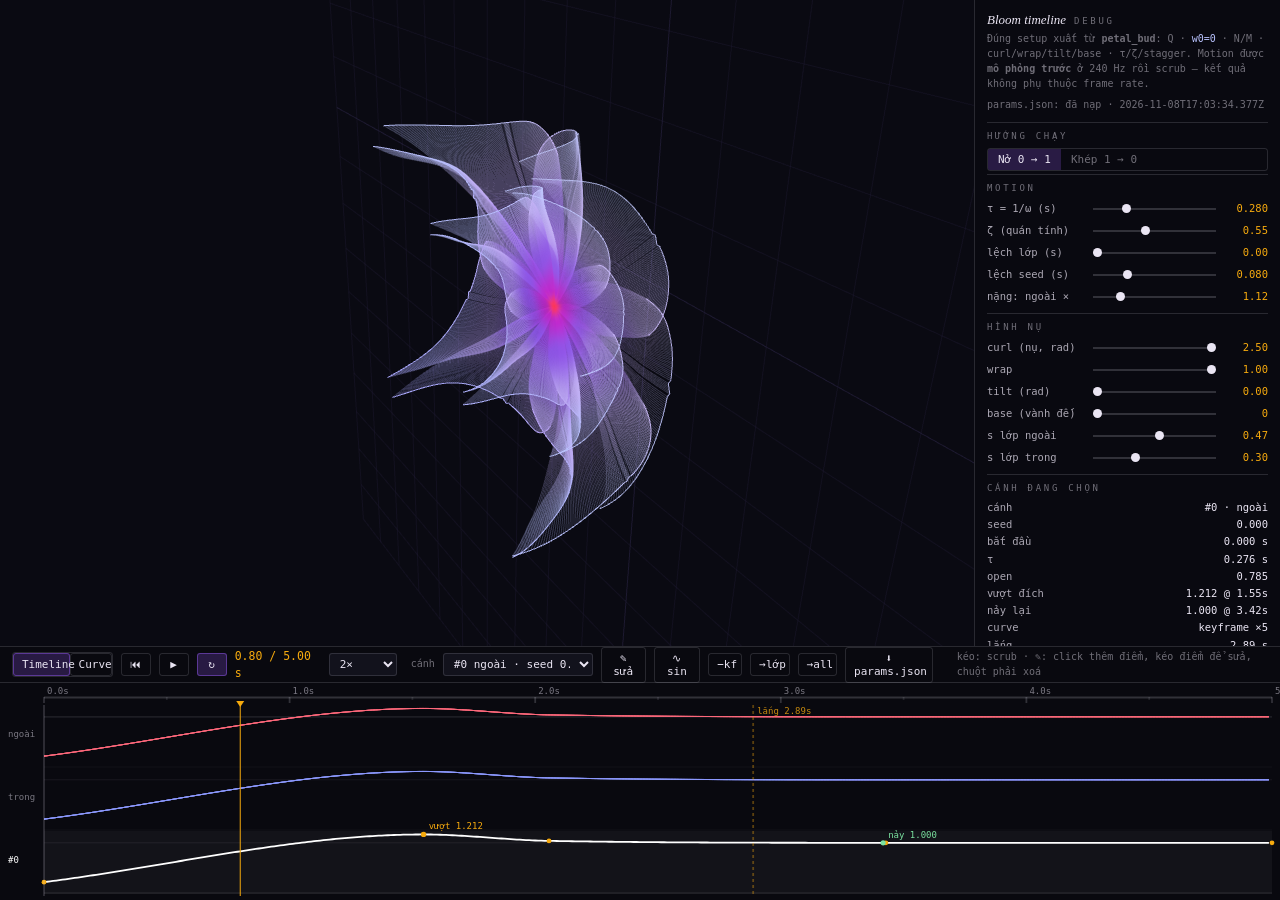
<file: debug/timeline/index.html>
<!doctype html>
<html lang="vi">
<head>
<meta charset="utf-8">
<meta name="viewport" content="width=device-width,initial-scale=1">
<title>Bloom timeline — Fleur debug</title>
<style>
:root{ --ink:#eae5f3; --dim:rgba(234,229,243,.46); --line:rgba(234,229,243,.14);
       --hot:#f6aa0e; --outer:#ff6b7d; --inner:#8e9bff; }
*{box-sizing:border-box}
html,body{height:100%;margin:0;overflow:hidden;color:var(--ink);background:#0a0a12;
  font:400 12px/1.45 ui-monospace,SFMono-Regular,Menlo,Consolas,monospace;-webkit-font-smoothing:antialiased}
body{display:grid;grid-template-columns:1fr 306px;grid-template-rows:1fr 254px;height:100%}
#view{grid-area:1/1;position:relative;min-width:0;min-height:0;touch-action:none;cursor:grab}
#view.grabbing{cursor:grabbing}
#view canvas{display:block;width:100%;height:100%}
#view .no3d{display:grid;place-items:center;height:100%;padding:24px;color:var(--dim);text-align:center}
#panel{grid-area:1/2;overflow:auto;padding:12px 12px 20px;background:rgba(9,9,16,.9);
  border-left:1px solid var(--line)}
#dock{grid-area:2/1/3/3;border-top:1px solid var(--line);background:rgba(9,9,16,.92);
  display:grid;grid-template-rows:36px minmax(0,1fr);min-height:0;overflow:hidden}
#dockbar{display:flex;align-items:center;gap:8px;padding:0 12px;border-bottom:1px solid var(--line)}
#dockcv{display:block;width:100%;height:100%;min-width:0;min-height:0;cursor:ew-resize}
.tabs{display:flex;border:1px solid var(--line);border-radius:3px;overflow:hidden}
.tabs button{padding:4px 10px;border:0;background:transparent;color:var(--dim);cursor:pointer;
  font:400 11px ui-monospace,Menlo,monospace}
.tabs button.on{background:rgba(142,86,234,.24);color:var(--ink)}
#dockbar .sp{flex:1}
#dockbar button{min-width:30px;padding:4px 8px;border:1px solid var(--line);border-radius:3px;
  background:transparent;color:var(--ink);cursor:pointer;font:400 11px ui-monospace,Menlo,monospace}
#dockbar button:hover{background:rgba(142,86,234,.16)}
#dockbar button.on{background:rgba(142,86,234,.24);border-color:rgba(142,86,234,.5)}
#clock{font-variant-numeric:tabular-nums;color:var(--hot);font-size:11.5px;min-width:86px}
#panel h1{margin:0 0 2px;font:400 13px/1.3 'Cormorant Garamond',Georgia,serif;font-style:italic}
#panel h1 span{font:300 9px/1 ui-monospace,Menlo,monospace;letter-spacing:.3em;text-transform:uppercase;
  color:var(--dim);margin-left:8px}
#panel .sub{margin:0 0 10px;color:var(--dim);font-size:10px;line-height:1.5}
#panel code{color:#b9c3ff}
.grp{border-top:1px solid var(--line);padding:9px 0 3px}
.grp h2{margin:0 0 7px;font:300 9px/1 ui-monospace,Menlo,monospace;letter-spacing:.3em;
  text-transform:uppercase;color:var(--dim)}
.row{display:grid;grid-template-columns:96px 1fr 46px;align-items:center;gap:8px;margin:0 0 4px}
.row>span{color:rgba(234,229,243,.72);font-size:10.5px}
.row>b{font-weight:400;text-align:right;color:var(--hot);font-size:10.5px;font-variant-numeric:tabular-nums}
input[type=range]{-webkit-appearance:none;appearance:none;width:100%;height:14px;background:transparent;cursor:ew-resize}
input[type=range]::-webkit-slider-runnable-track{height:2px;background:rgba(234,229,243,.18)}
input[type=range]::-webkit-slider-thumb{-webkit-appearance:none;width:9px;height:9px;margin-top:-3.5px;
  border-radius:50%;background:var(--ink)}
input[type=range]::-moz-range-track{height:2px;background:rgba(234,229,243,.18)}
input[type=range]::-moz-range-thumb{width:9px;height:9px;border:0;border-radius:50%;background:var(--ink)}
#stats{display:grid;grid-template-columns:auto 1fr;gap:2px 10px;font-size:10.5px;color:rgba(234,229,243,.72)}
#stats b{font-weight:400;color:var(--ink);text-align:right;font-variant-numeric:tabular-nums}
.legend{display:flex;gap:12px;margin:6px 0 0;font-size:10px;color:var(--dim)}
.legend i{display:inline-block;width:7px;height:7px;border-radius:50%;margin-right:5px;vertical-align:middle}
#banner{position:fixed;left:14px;top:12px;z-index:5;max-width:min(560px,60vw);padding:8px 11px;
  border:1px solid rgba(246,170,14,.35);border-radius:4px;background:rgba(246,170,14,.1);
  color:#f6d79a;font-size:11px;line-height:1.5}
#banner[hidden]{display:none}
</style>
</head>
<body>
<div id="view"></div>
<aside id="panel">
  <h1>Bloom timeline<span>debug</span></h1>
  <p class="sub">Đúng setup xuất từ <b>petal_bud</b>: Q · <code>w0=0</code> · N/M · curl/wrap/tilt/base · τ/ζ/stagger.
    Motion được <b>mô phỏng trước</b> ở 240 Hz rồi scrub — kết quả không phụ thuộc frame rate.</p>

  <p class="sub" id="fileState" style="margin:-4px 0 10px">params.json: đang kiểm tra…</p>
  <div class="grp"><h2>Hướng chạy</h2><div id="dir" class="tabs"></div></div>
  <div class="grp"><h2>Motion</h2><div id="motion"></div></div>
  <div class="grp"><h2>Hình nụ</h2><div id="shape"></div></div>
  <div class="grp"><h2>Cánh đang chọn</h2><div id="stats"></div>
    <div class="legend"><span><i style="background:#ff6b7d"></i>lớp ngoài</span><span><i style="background:#8e9bff"></i>lớp trong</span></div>
  </div>
  <p class="sub" style="margin-top:10px">Space play/pause · ←/→ ±1 frame · R về 0 · kéo ở dock để scrub · click vào track để chọn cánh.</p>
</aside>
<div id="dock">
  <div id="dockbar">
    <div class="tabs"><button id="tab-tl" class="on">Timeline</button><button id="tab-cv">Curve</button></div>
    <button id="rewind" title="về 0">⏮</button>
    <button id="play" title="play/pause">▶</button>
    <button id="loop" class="on" title="lặp">↻</button>
    <span id="clock">0.00 / 5.00 s</span>
    <select id="speed" style="background:#12121c;color:var(--ink);border:1px solid var(--line);border-radius:3px;padding:3px 6px;font:400 11px ui-monospace,Menlo,monospace">
      <option value="0.25">0.25×</option><option value="0.5">0.5×</option>
      <option value="1" selected>1×</option><option value="2">2×</option>
    </select>
    <span style="color:var(--dim);font-size:10px;margin-left:6px">cánh</span>
    <select id="selpetal" style="min-width:150px;background:#12121c;color:var(--ink);border:1px solid var(--line);border-radius:3px;padding:3px 6px;font:400 11px ui-monospace,Menlo,monospace"></select>
    <button id="edit" title="sửa curve bằng keyframe">✎ sửa</button>
    <button id="kfsin" title="preset hình sin: dao động tắt dần quanh 1">∿ sin</button>
    <button id="kfdel" title="bỏ keyframe, quay về lò xo">−kf</button>
    <button id="kfapp" title="áp curve này cho cả lớp">→lớp</button>
    <button id="kfall" title="áp curve này cho 18 cánh">→all</button>
    <button id="save" title="xuất thông số ra params.json (cùng thư mục)">⬇ params.json</button>
    <span class="sp"></span>
    <span id="flash" style="color:#7be3a0;font-size:10px"></span>
    <span style="color:var(--dim);font-size:10px">kéo: scrub · ✎: click thêm điểm, kéo điểm để sửa, chuột phải xoá</span>
  </div>
  <canvas id="dockcv"></canvas>
</div>
<div id="banner" hidden></div>
<script src="../../lib/three.min.js"></script>
<script>
(async () => {
  'use strict';

  // ============================================================
  // Setup — chép nguyên từ panel "Xuất ra main.js" của debug/petal_bud
  // ============================================================
  let AXIS_ANG = 1.0033;                                     // 57.48° (JSON có thể ghi đè)
  const Q = [[40, 370], [160, 510], [310, 270], [470, 430]];
  const W = { w0: 0, w1: 63, w2: 49, t1: 0.30, t2: 0.72 };   // st = n*s*0 · c1 = .3A + n*s*63 · c2 = .72A + n*s*49
  const RES = { N: 120, M: 28 };
  const HUE = { curl: 0.56, wrap: 0.8, tilt: 1.45, base: 40 };   // bloom v3 (reflex −0.12 nằm trong shader)
  const MOTION = { tau: 0.28, zeta: 0.55, stagger: 0.35, seedLag: 0.08, massOuter: 1.12 };
  const LAYERS = [{ n: 9, s: 0.47, off: 0 }, { n: 9, s: 0.30, off: 20 }];   // ngoài trước, trong sau
  const DUR = 5, RATE = 240;                                  // timeline 5 s, mô phỏng 240 Hz

  const FLOW = { radius: 300, scale: 140, drag: 160, amp: 82 };
  const WIND = { amp: 46, period: 3.4 };
  const GLSL_FLOW = `#define R0 ${FLOW.radius.toFixed(1)}\n#define FLOW_SCALE ${FLOW.scale.toFixed(1)}\n`
    + `#define DRAG ${FLOW.drag.toFixed(1)}\n#define WIND_AMP ${WIND.amp.toFixed(1)}\n#define WIND_PERIOD ${WIND.period.toFixed(1)}\n`;

  const bez = (a, b, c, d, t) => { const m = 1 - t; return m * m * m * a + 3 * m * m * t * b + 3 * m * t * t * c + t * t * t * d; };
  const num = (v, d = 2) => (+v).toFixed(d);
  const $ = (id) => document.getElementById(id);

  // ---------- shader: FRAG từ shaders.glsl, VERT từ debug/bloom_v3.glsl ----------
  const banner = $('banner');
  const parseChunks = (all) => {
    const re = /^[ \t]*\/\/[ \t]*-{3,}[ \t]*([A-Z][A-Z0-9_]*)/gm;
    const marks = []; let m;
    while ((m = re.exec(all)) !== null) marks.push({ key: m[1], start: all.indexOf('\n', m.index) + 1 });
    const sh = {};
    for (let i = 0; i < marks.length; i++) {
      const { key, start } = marks[i];
      if (key in sh) continue;
      sh[key] = all.slice(start, i + 1 < marks.length ? marks[i + 1].start : undefined).trim();
    }
    return sh;
  };
  let SH = null;
  try {
    const [a, b] = await Promise.all([
      fetch('../../shaders.glsl', { cache: 'no-store' }),
      fetch('../bloom_v3.glsl', { cache: 'no-store' }),
    ]);
    if (!a.ok) throw new Error('shaders.glsl HTTP ' + a.status);
    if (!b.ok) throw new Error('bloom_v3.glsl HTTP ' + b.status);
    const m = parseChunks(await a.text());
    SH = { FRAG: m.FRAG, VERT: GLSL_FLOW + parseChunks(await b.text()).VERT_V3 };
  } catch (err) {
    banner.hidden = false;
    banner.textContent = 'Không tải được shader (' + err.message + ') → timeline vẫn chạy, chỉ thiếu khung 3D. '
      + 'Chạy bằng HTTP ở thư mục gốc.';
    $('view').innerHTML = '<div class="no3d">Không có shader → chỉ hiện timeline.<br>Chạy HTTP ở thư mục gốc để có khung 3D.</div>';
  }

  // ---------- hình học: y hệt createGeometries() với setup này ----------
  function buildPetal() {
    const N = RES.N, M = RES.M, V = N * M;
    const pos = new Float32Array(V * 3), aPetal = new Float32Array(V * 2), aBake = new Float32Array(V * 3);
    for (let i = 0; i < N; i++) {
      const t = i / (N - 1), s = 2 * t - 1;
      const Ax = bez(Q[0][0], Q[1][0], Q[2][0], Q[3][0], t);
      const Ay = bez(Q[0][1], Q[1][1], Q[2][1], Q[3][1], t);
      const len = Math.hypot(Ax, Ay) || 1, nx = Ay / len, ny = -Ax / len;
      const stx = nx * s * W.w0, sty = ny * s * W.w0;
      const c1x = W.t1 * Ax + nx * s * W.w1, c1y = W.t1 * Ay + ny * s * W.w1;
      const c2x = W.t2 * Ax + nx * s * W.w2, c2y = W.t2 * Ay + ny * s * W.w2;
      for (let j = 0; j < M; j++) {
        const u = j / (M - 1), o = (i * M + j) * 3;
        pos[o] = bez(stx, c1x, c2x, Ax, u);
        pos[o + 1] = bez(sty, c1y, c2y, Ay, u);
        pos[o + 2] = t;
      }
    }
    const ax = [Math.cos(AXIS_ANG), Math.sin(AXIS_ANG)];
    let lmax = 0;
    for (let k = 0; k < V; k++) lmax = Math.max(lmax, pos[k * 3] * ax[0] + pos[k * 3 + 1] * ax[1]);
    if (!(lmax > 1e-6)) lmax = 1;
    for (let k = 0; k < V; k++) {
      const x = pos[k * 3], y = pos[k * 3 + 1];
      const u = Math.max(0, Math.min(1.1, (x * ax[0] + y * ax[1]) / lmax));
      aPetal[k * 2] = u; aPetal[k * 2 + 1] = Math.pow(u, 1.25);
      const rho = Math.min(1.2, Math.hypot(x, y) / FLOW.radius);
      aBake[k * 3] = rho; aBake[k * 3 + 1] = Math.pow(rho, 1.6); aBake[k * 3 + 2] = Math.pow(rho, 1.4);
    }
    const lineIdx = [], rimIdx = [], fillIdx = [];
    for (let i = 0; i < N; i++) for (let j = 0; j < M - 1; j++) lineIdx.push(i * M + j, i * M + j + 1);
    for (let i = 0; i < N - 1; i++) {
      rimIdx.push(i * M + M - 1, (i + 1) * M + M - 1);
      for (let j = 0; j < M - 1; j++) {
        const p0 = i * M + j, b = p0 + 1, c = p0 + M, d = c + 1;
        fillIdx.push(p0, b, c, b, d, c);
      }
    }
    return { pos, aPetal, aBake, lineIdx, rimIdx, fillIdx, lmax, ax };
  }

  // ---------- 18 cánh: hướng radial cố định, độ mở do iOpen ----------
  let insts = [];
  function buildInsts() {
    insts = [];
    LAYERS.forEach((L, li) => {
      for (let j = 0; j < L.n; j++) {
        const T = (L.off + j * 360 / L.n) * Math.PI / 180, mir = j % 2 ? -1 : 1;
        const eff = mir === 1 ? AXIS_ANG : Math.PI - AXIS_ANG;
        const seed = (j * 0.37 + li * 0.21) % 1;
        insts.push({
          rot: T - eff, s: L.s, mir, seed, layer: li, j,
          curlK: 0.90 + seed * 0.20, wrapK: 0.92 + seed * 0.16, tiltK: 0.88 + seed * 0.24,
          tStart: MOTION.stagger * li + seed * MOTION.seedLag,
          tau: MOTION.tau * (0.88 + seed * 0.24) * (li === 0 ? MOTION.massOuter : 1),
        });
      }
    });
    return insts;
  }

  // ---------- mô phỏng trước 18 lò xo (ζ<1) ở 240 Hz ----------
  const LEN = Math.round(DUR * RATE);
  let curves = [], stats = [], allSettled = 0;
  // đo 2 cực trị + thời điểm lắng từ chính mảng mẫu (dùng cho cả lò xo và curve tự vẽ)
  function measure(arr, from, to, i0) {
    const up = to > from;
    let iP = i0, iR = -1;
    for (let i = i0; i < arr.length; i++) if (up ? arr[i] > arr[iP] : arr[i] < arr[iP]) iP = i;
    for (let i = iP + 1; i < arr.length; i++) if (iR < 0 || (up ? arr[i] < arr[iR] : arr[i] > arr[iR])) iR = i;
    let iS = arr.length - 1;
    for (let i = arr.length - 1; i >= 0; i--) {
      if (Math.abs(arr[i] - to) > 3e-3) { iS = Math.min(arr.length - 1, i + 1); break; }
    }
    return {
      peak: arr[iP], tPeak: iP / RATE,
      rebound: iR < 0 ? to : arr[iR], tRebound: iR < 0 ? DUR : iR / RATE,
      settle: iS / RATE,
    };
  }

  function simulate(from, to) {
    const dt = 1 / RATE;
    curves = []; stats = []; allSettled = 0;
    for (const p of insts) {
      const w = 1 / p.tau, c = 2 * MOTION.zeta * w, until = p.tStart + 2.4 + 4 * p.tau;
      const arr = new Float32Array(LEN);
      let x = from, v = 0, settle = null;
      const i0 = Math.min(LEN - 1, Math.ceil(p.tStart * RATE));
      for (let i = 0; i < LEN; i++) {
        const t = i * dt;
        if (t >= p.tStart && settle === null) {
          v += (w * w * (to - x) - c * v) * dt;
          x += v * dt;
          if ((Math.abs(to - x) < 3e-3 && Math.abs(v) < 3e-3) || t > until) { x = to; v = 0; settle = t; }
        }
        arr[i] = x;
      }
      curves.push(arr);
      stats.push(measure(arr, from, to, i0));
    }
    applyKfs();
  }

  // ============================================================
  // Sửa curve tay: keyframe per-cánh, nội suy Hermite (Catmull-Rom).
  // Cánh có keyframe KHÔNG dùng lò xo nữa; bỏ keyframe là về lò xo.
  // ============================================================
  const kfs = new Map();
  const kfOf = (k) => kfs.get(k);

  // Hermite MONOTONE (Fritsch–Carlson): đi qua đúng từng keyframe, không tự nảy thêm giữa 2 điểm —
  // nên "quán tính" trong hình chỉ đến từ curve, và mock_p-1 phát lại y hệt những gì thấy ở đây.
  function slopes(pts) {
    const n = pts.length, m = new Array(n);
    if (n < 2) return m.fill(0);
    const d = [];
    for (let i = 0; i < n - 1; i++) d[i] = (pts[i + 1][1] - pts[i][1]) / Math.max(1e-6, pts[i + 1][0] - pts[i][0]);
    m[0] = d[0]; m[n - 1] = d[n - 2];
    for (let i = 1; i < n - 1; i++) {
      if (d[i - 1] * d[i] <= 0) m[i] = 0;
      else {
        const avg = (d[i - 1] + d[i]) / 2, lim = 3 * Math.min(Math.abs(d[i - 1]), Math.abs(d[i]));
        m[i] = Math.sign(avg) * Math.min(Math.abs(avg), lim);
      }
    }
    return m;
  }
  function hermite(pts, t) {
    const n = pts.length;
    if (n < 2 || t <= pts[0][0]) return n ? pts[0][1] : 0;
    if (t >= pts[n - 1][0]) return pts[n - 1][1];
    let i = 0;
    while (i < n - 2 && t > pts[i + 1][0]) i++;
    const p0 = pts[i], p1 = pts[i + 1];
    const seg = Math.max(1e-4, p1[0] - p0[0]);
    const u = (t - p0[0]) / seg, u2 = u * u, u3 = u2 * u;
    const m = pts._m || (pts._m = slopes(pts));
    const m0 = m[i] * seg, m1 = m[i + 1] * seg;
    return (2 * u3 - 3 * u2 + 1) * p0[1] + (u3 - 2 * u2 + u) * m0 + (-2 * u3 + 3 * u2) * p1[1] + (u3 - u2) * m1;
  }

  function applyKfs() {
    for (const [k, pts] of kfs) {
      if (!pts.length || !curves[k]) continue;
      const arr = curves[k];
      for (let i = 0; i < LEN; i++) arr[i] = hermite(pts, i / RATE);
      const from = ui.dir === 1 ? 0 : 1, to = ui.dir === 1 ? 1 : 0;
      stats[k] = measure(arr, from, to, Math.min(LEN - 1, Math.ceil(insts[k].tStart * RATE)));
    }
    allSettled = stats.reduce((m, s) => Math.max(m, s ? s.settle : 0), 0);
  }

  // seed keyframe từ curve lò xo hiện tại: 0 · đỉnh · nảy · lắng · hết
  function ensureKf(k) {
    if (kfs.has(k)) return kfs.get(k);
    const arr = curves[k], st = stats[k], to = ui.dir === 1 ? 1 : 0;
    const ts = [0, DUR, st.tPeak, st.tRebound, st.settle];
    for (let t = 0.5; t < DUR; t += 0.5) ts.push(t);            // mẫu nền 0.5 s: tách keyframe gần như không đổi hình
    ts.sort((a, b) => a - b);
    const uniq = ts.filter((t, i, a) => i === 0 || t - a[i - 1] > 0.03).map((t) => Math.min(DUR, Math.max(0, t)));
    const pts = uniq.map((t) => [t, arr[Math.min(LEN - 1, Math.round(t * RATE))]]);
    if (Math.abs(pts[pts.length - 1][1] - to) > 1e-4) pts.push([DUR, to]);
    kfs.set(k, pts);
    return pts;
  }
  // ---------- preset hình sin ----------
  // v(t) = 1 − e^(−damp·t) · cos(2π t / period): bắt đầu đúng 0, vượt 1 ở nửa chu kỳ đầu,
  // rồi dao động tắt dần quanh P0 (1.000). Dùng làm "quán tính" có hình sin thay vì lò xo.
  const SINE = { period: 1.2, damp: 2.6, step: 0.15 };
  function sinePreset(k = ui.sel) {
    const v = (t) => 1 - Math.exp(-SINE.damp * t) * Math.cos((2 * Math.PI * t) / SINE.period);
    const ts = [];
    for (let t = 0; t <= DUR + 1e-6; t += SINE.step) ts.push(t);           // mẫu đều
    for (let n = 1; n * SINE.period * 0.5 <= DUR; n++) ts.push((n * SINE.period) / 2);   // đúng các đỉnh/đáy
    ts.push(DUR);
    const uniq = ts.map((t) => Math.min(DUR, Math.max(0, t))).sort((a, b) => a - b)
      .filter((t, i, a) => i === 0 || t - a[i - 1] > 0.02);
    const pts = uniq.map((t) => [+t.toFixed(3), +v(t).toFixed(4)]);
    pts[0][1] = 0; pts[pts.length - 1][1] = 1;                              // neo hai đầu: nụ -> P0
    kfs.set(k, pts);
    applyKfs(); invalidateStatic(); setTime(ui.time); updateStats();
    return pts;
  }
  function dropKf(k) { kfs.delete(k); simulate(ui.dir === 1 ? 0 : 1, ui.dir === 1 ? 1 : 0); }
  function copyKf(from, targets) {
    const src = kfs.get(from);
    if (!src) return;
    targets.forEach((k) => kfs.set(k, src.map((p) => [p[0], p[1]])));
    applyKfs(); invalidateStatic(); setTime(ui.time); updateStats();
  }
  const openAt = (k, t) => curves[k][Math.min(LEN - 1, Math.round(Math.max(0, Math.min(DUR, t)) * RATE))];

  // ---------- three ----------
  const built = buildPetal();
  let renderer = null, scene = null, camera = null, group = null, iOpenAttr = null, U = null;
  const view = { target: new THREE.Vector3(0, 0, 90), radius: 1150, theta: 1.05, phi: 1.12 };

  function initGL() {
    renderer = new THREE.WebGLRenderer({ antialias: true, alpha: true });
    renderer.setClearColor(0x000000, 0);
    $('view').appendChild(renderer.domElement);
    scene = new THREE.Scene();
    camera = new THREE.PerspectiveCamera(35, 1, 1, 12000);
    group = new THREE.Group(); scene.add(group);

    const grid = new THREE.GridHelper(2000, 20, 0x332c55, 0x1c1830);
    grid.rotation.x = Math.PI / 2; grid.position.z = -140;
    grid.material.transparent = true; grid.material.opacity = 0.45; grid.material.depthTest = false;
    grid.renderOrder = -2; scene.add(grid);

    const col = (h) => new THREE.Color(h);
    const ramp = ['#ff3d5a', '#c02ad0', '#8e56ea', '#c0adf4', '#b9c3ff'];
    const lightA = 43 * Math.PI / 180;
    U = {
      uAmp: { value: FLOW.amp }, uEnergy: { value: 0.15 }, uPhase: { value: 0 }, uDrift: { value: 0 },
      uTime: { value: 0 }, uWind: { value: 0.35 }, uLmax: { value: built.lmax },
      uAxis: { value: new THREE.Vector2(built.ax[0], built.ax[1]) },
      uCurl: { value: HUE.curl }, uWrap: { value: HUE.wrap }, uTilt: { value: HUE.tilt }, uBase: { value: HUE.base },
    uOver: { value: 0.9 },
    uLag: { value: 0.45 },
      uGdir: { value: new THREE.Vector2(320, 410).normalize() },
      uLight: { value: new THREE.Vector2(Math.cos(lightA), Math.sin(lightA)) },
      uLightK: { value: new THREE.Vector3(0.25, 0.18, 0.2) },
      uC0: { value: col(ramp[0]) }, uC1: { value: col(ramp[1]) }, uC2: { value: col(ramp[2]) },
      uC3: { value: col(ramp[3]) }, uC4: { value: col(ramp[4]) }, uDeep: { value: col('#5a35c8') },
    };
    const mat = (alpha) => new THREE.ShaderMaterial({
      uniforms: Object.assign({ uAlpha: { value: alpha } }, U),
      vertexShader: SH.VERT, fragmentShader: SH.FRAG,
      transparent: true, depthWrite: false, depthTest: false,
    });

    const n = insts.length;
    const posAttr = new THREE.BufferAttribute(built.pos, 3);
    const aPetalAttr = new THREE.BufferAttribute(built.aPetal, 2);
    const aBakeAttr = new THREE.BufferAttribute(built.aBake, 3);
    const iData = new Float32Array(n * 4), iData2 = new Float32Array(n * 3), iRot = new Float32Array(n * 4);
    insts.forEach((p, k) => {
      iData.set([0, p.s, p.mir, p.seed], k * 4);
      iData2.set([p.curlK, p.wrapK, p.tiltK], k * 3);
      iRot.set([Math.cos(p.rot), Math.sin(p.rot), Math.pow(p.s, 1.6), Math.pow(p.s, 1.4)], k * 4);
    });
    iOpenAttr = new THREE.InstancedBufferAttribute(new Float32Array(n), 1);
    iOpenAttr.setUsage(THREE.DynamicDrawUsage);

    const geo = (idx) => {
      const g = new THREE.InstancedBufferGeometry();
      g.setAttribute('position', posAttr);
      g.setAttribute('aPetal', aPetalAttr);
      g.setAttribute('aBake', aBakeAttr);
      g.setAttribute('iData', new THREE.InstancedBufferAttribute(iData, 4));
      g.setAttribute('iData2', new THREE.InstancedBufferAttribute(iData2, 3));
      g.setAttribute('iRot', new THREE.InstancedBufferAttribute(iRot, 4));
      g.setAttribute('iOpen', iOpenAttr);
      g.setIndex(idx);
      g.instanceCount = n;
      return g;
    };
    [[built.fillIdx, 0.12, THREE.Mesh, 1], [built.lineIdx, 0.24, THREE.LineSegments, 2], [built.rimIdx, 0.92, THREE.LineSegments, 3]]
      .forEach(([idx, alpha, Kind, order]) => {
        const o = new Kind(geo(idx), mat(alpha));
        o.frustumCulled = false; o.renderOrder = order; group.add(o);
      });

    // ---- orbit (quay / zoom / pan) ----
    const el = renderer.domElement, pointers = new Map();
    let drag = null;
    el.addEventListener('contextmenu', (e) => e.preventDefault());
    el.addEventListener('pointerdown', (e) => {
      el.setPointerCapture?.(e.pointerId);
      pointers.set(e.pointerId, { x: e.clientX, y: e.clientY });
      if (pointers.size === 1) {
        drag = { kind: (e.button === 2 || e.shiftKey) ? 'pan' : 'orbit', x: e.clientX, y: e.clientY };
        $('view').classList.add('grabbing');
      } else if (pointers.size === 2) {
        const [a, b] = [...pointers.values()];
        drag = { kind: 'pinch', d0: Math.max(1, Math.hypot(a.x - b.x, a.y - b.y)) };
      }
    });
    el.addEventListener('pointermove', (e) => {
      if (!pointers.has(e.pointerId) || !drag) return;
      pointers.set(e.pointerId, { x: e.clientX, y: e.clientY });
      if (drag.kind === 'pinch' && pointers.size === 2) {
        const [a, b] = [...pointers.values()];
        const d = Math.max(1, Math.hypot(a.x - b.x, a.y - b.y));
        view.radius = Math.max(200, Math.min(6000, view.radius * (drag.d0 / d)));
        drag.d0 = d;
        return;
      }
      const dx = e.clientX - drag.x, dy = e.clientY - drag.y;
      drag.x = e.clientX; drag.y = e.clientY;
      if (drag.kind === 'orbit') {
        view.theta -= dx * 0.005;
        view.phi = Math.max(0.2, Math.min(Math.PI / 2 + 0.5, view.phi - dy * 0.005));
      } else {
        const k = 2 * view.radius * Math.tan(camera.fov * Math.PI / 360) / Math.max(1, el.clientHeight);
        const right = new THREE.Vector3().setFromMatrixColumn(camera.matrix, 0);
        const up = new THREE.Vector3().setFromMatrixColumn(camera.matrix, 1);
        view.target.addScaledVector(right, -dx * k).addScaledVector(up, dy * k);
      }
    });
    const end = (e) => {
      pointers.delete(e.pointerId);
      if (!pointers.size) { drag = null; $('view').classList.remove('grabbing'); }
    };
    el.addEventListener('pointerup', end);
    el.addEventListener('pointercancel', end);
    el.addEventListener('wheel', (e) => {
      e.preventDefault();
      view.radius = Math.max(200, Math.min(6000, view.radius * Math.exp(e.deltaY * 0.0012)));
    }, { passive: false });
    el.addEventListener('dblclick', resetView);
  }
  const resetView = () => { view.target.set(0, 0, 90); view.radius = 1150; view.theta = 1.05; view.phi = 1.12; };

  // dựng lại lưới cánh (Q / AXIS_ANG / N / M đổi) — thay attribute rồi dispose để three cấp lại buffer
  function rebuildGeom() {
    Object.assign(built, buildPetal());
    if (!renderer) return;
    const keys = ['fill', 'lines', 'rim'], order = ['fillIdx', 'lineIdx', 'rimIdx'];
    group.children.forEach((o, i) => {
      const g = o.geometry;
      g.setAttribute('position', new THREE.BufferAttribute(built.pos, 3));
      g.setAttribute('aPetal', new THREE.BufferAttribute(built.aPetal, 2));
      g.setAttribute('aBake', new THREE.BufferAttribute(built.aBake, 3));
      g.setIndex(built[order[keys.indexOf(keys[i])]]);
      g.dispose();
    });
    if (U) { U.uLmax.value = built.lmax; U.uAxis.value.set(built.ax[0], built.ax[1]); }
  }

  const resizeGL = () => {
    if (!renderer) return;
    const host = $('view'), w = host.clientWidth, h = host.clientHeight;
    renderer.setPixelRatio(Math.min(window.devicePixelRatio || 1, 2));
    renderer.setSize(w, h, false);
    camera.aspect = Math.max(0.2, w / Math.max(1, h));
    camera.updateProjectionMatrix();
  };

  // ---------- transport ----------
  const ui = { tab: 'tl', play: false, loop: true, speed: 1, time: 0, dir: 1, sel: 0, edit: false };
  let statsAt = -1;
  function setTime(t) {
    ui.time = Math.max(0, Math.min(DUR, t));
    $('clock').textContent = num(ui.time) + ' / ' + num(DUR) + ' s';
    if (iOpenAttr) {
      const arr = iOpenAttr.array;
      for (let k = 0; k < insts.length; k++) arr[k] = openAt(k, ui.time);
      iOpenAttr.needsUpdate = true;
    }
    drawDock();
    if (Math.abs(ui.time - statsAt) > 0.04) { statsAt = ui.time; updateStats(); }
  }
  function setPlay(on) { ui.play = on; $('play').textContent = on ? '❚❚' : '▶'; $('play').classList.toggle('on', on); }
  function recompute() {
    buildInsts();
    simulate(ui.dir === 1 ? 0 : 1, ui.dir === 1 ? 1 : 0);
    syncInputs();
    invalidateStatic();
    setTime(ui.time);
  }
  // bake lại iRot/iData (+ iData2) trên GPU sau khi đổi s/lớp hay nạp JSON
  function syncInstAttrs() {
    if (!renderer) return;
    group.children.forEach((o) => {
      const a = o.geometry.attributes;
      insts.forEach((p, k) => {
        a.iRot.array.set([Math.cos(p.rot), Math.sin(p.rot), Math.pow(p.s, 1.6), Math.pow(p.s, 1.4)], k * 4);
        a.iData.array[k * 4 + 1] = p.s;
        a.iData2.array[k * 3] = p.curlK; a.iData2.array[k * 3 + 1] = p.wrapK; a.iData2.array[k * 3 + 2] = p.tiltK;
      });
      a.iRot.needsUpdate = true; a.iData.needsUpdate = true; a.iData2.needsUpdate = true;
    });
  }
  function rescaleLayers() {
    buildInsts();
    syncInstAttrs();
    simulate(ui.dir === 1 ? 0 : 1, ui.dir === 1 ? 1 : 0);
    invalidateStatic();
    setTime(ui.time);
  }

  // ---------- panel ----------
  const sync = [];
  function slider(host, label, get, set, min, max, step, dp = 2) {
    const row = document.createElement('label'); row.className = 'row';
    const name = document.createElement('span'); name.textContent = label;
    const inp = document.createElement('input');
    inp.type = 'range'; inp.min = min; inp.max = max; inp.step = step; inp.value = get();
    const out = document.createElement('b'); out.textContent = num(get(), dp);
    inp.addEventListener('input', () => { out.textContent = num(inp.value, dp); set(+inp.value); });
    row.append(name, inp, out); host.appendChild(row);
    sync.push({ inp, out, get, dp });
  }
  function syncInputs() {
    sync.forEach((s) => { s.inp.value = s.get(); s.out.textContent = num(s.get(), s.dp); });
  }

  slider($('motion'), 'τ = 1/ω (s)', () => MOTION.tau, (v) => { MOTION.tau = v; recompute(); }, 0.10, 0.8, 0.01, 3);
  slider($('motion'), 'ζ (quán tính)', () => MOTION.zeta, (v) => { MOTION.zeta = v; recompute(); }, 0.15, 1.1, 0.01, 2);
  slider($('motion'), 'lệch lớp (s)', () => MOTION.stagger, (v) => { MOTION.stagger = v; recompute(); }, 0, 0.9, 0.01, 2);
  slider($('motion'), 'lệch seed (s)', () => MOTION.seedLag, (v) => { MOTION.seedLag = v; recompute(); }, 0, 0.3, 0.005, 3);
  slider($('motion'), 'nặng: ngoài ×', () => MOTION.massOuter, (v) => { MOTION.massOuter = v; recompute(); }, 1, 1.6, 0.01, 2);
  slider($('shape'), 'curl (nụ, rad)', () => HUE.curl, (v) => { HUE.curl = v; if (U) U.uCurl.value = v; }, -1.5, 2.5, 0.01, 2);
  slider($('shape'), 'wrap', () => HUE.wrap, (v) => { HUE.wrap = v; if (U) U.uWrap.value = v; }, 0.2, 1, 0.01, 2);
  slider($('shape'), 'tilt (rad)', () => HUE.tilt, (v) => { HUE.tilt = v; if (U) U.uTilt.value = v; }, 0, 2, 0.01, 2);
  slider($('shape'), 'base (vành đế)', () => HUE.base, (v) => { HUE.base = v; if (U) U.uBase.value = v; }, 0, 120, 1, 0);
  slider($('shape'), 's lớp ngoài', () => LAYERS[0].s, (v) => { LAYERS[0].s = v; rescaleLayers(); }, 0.2, 0.7, 0.01, 2);
  slider($('shape'), 's lớp trong', () => LAYERS[1].s, (v) => { LAYERS[1].s = v; rescaleLayers(); }, 0.15, 0.6, 0.01, 2);

  // hướng chạy
  [['Nở 0 → 1', 1], ['Khép 1 → 0', 0]].forEach(([label, v]) => {
    const b = document.createElement('button');
    b.textContent = label; b.className = ui.dir === v ? 'on' : '';
    b.addEventListener('click', () => {
      ui.dir = v;
      [...$('dir').children].forEach((x) => x.classList.toggle('on', x === b));
      recompute(); setTime(0); setPlay(true);
    });
    $('dir').appendChild(b);
  });

  function updateStats() {
    const k = Math.min(ui.sel, insts.length - 1), p = insts[k], st = stats[k];
    if (!st) return;
    $('stats').innerHTML = [
      ['cánh', '#' + k + (p.layer === 0 ? ' · ngoài' : ' · trong')],
      ['seed', num(p.seed, 3)],
      ['bắt đầu', num(p.tStart, 3) + ' s'],
      ['τ', num(p.tau, 3) + ' s'],
      ['open', num(openAt(k, ui.time), 3)],
      ['vượt đích', num(st.peak, 3) + ' @ ' + num(st.tPeak, 2) + 's'],
      ['nảy lại', num(st.rebound, 3) + ' @ ' + num(st.tRebound, 2) + 's'],
      ['curve', kfs.has(k) ? 'keyframe ×' + kfs.get(k).length : 'lò xo (τ/ζ)'],
      ['lắng', num(st.settle, 2) + ' s'],
      ['tất cả lắng', num(allSettled, 2) + ' s'],
    ].map(([a, b]) => `<span>${a}</span><b>${b}</b>`).join('');
  }

  // ---------- dock: timeline / curve (lớp tĩnh vẽ lại khi cần, playhead vẽ mỗi frame) ----------
  const dock = $('dockcv'), dctx = dock.getContext('2d');
  const layer = document.createElement('canvas'), lctx = layer.getContext('2d');
  let staticDirty = true, DW = 0, DH = 0;
  const invalidateStatic = () => { staticDirty = true; drawDock(); };
  const PAD_L = 44, PAD_R = 8;
  const C = { outer: '#ff6b7d', inner: '#8e9bff', sel: '#ffffff', grid: 'rgba(234,229,243,.10)',
    text: 'rgba(234,229,243,.5)', edge: 'rgba(234,229,243,.18)' };

  function sizeDock() {
    const r = dock.getBoundingClientRect();
    const dpr = Math.min(window.devicePixelRatio || 1, 2);
    DW = Math.max(80, Math.round(r.width)); DH = Math.max(60, Math.round(r.height));
    const pw = Math.round(DW * dpr), ph = Math.round(DH * dpr);
    if (dock.width !== pw || dock.height !== ph) { dock.width = pw; dock.height = ph; }
    if (layer.width !== pw || layer.height !== ph) { layer.width = pw; layer.height = ph; }
    dctx.setTransform(dpr, 0, 0, dpr, 0, 0);
    lctx.setTransform(dpr, 0, 0, dpr, 0, 0);
  }
  const xAt = (t) => PAD_L + (t / DUR) * (DW - PAD_L - PAD_R);

  function drawDock() {
    sizeDock();
    if (staticDirty) {
      lctx.clearRect(0, 0, DW, DH);                        // layer tĩnh phải xoá, nếu không tab trước còn lẫn
      (ui.tab === 'tl' ? drawTimelineStatic : drawCurveStatic)(lctx, DW, DH);
      staticDirty = false;
    }
    dctx.clearRect(0, 0, DW, DH);
    dctx.drawImage(layer, 0, 0, DW, DH);
    drawPlayhead(ui.tab === 'tl' ? 18 : 18, DH - 4);
  }

  function ruler(ctx, y) {
    ctx.strokeStyle = C.edge; ctx.fillStyle = C.text; ctx.font = '9px ui-monospace,Menlo,monospace';
    ctx.beginPath(); ctx.moveTo(PAD_L, y + 0.5); ctx.lineTo(DW - PAD_R, y + 0.5); ctx.stroke();
    for (let i = 0; i <= DUR * 2; i++) {
      const x = xAt(i / 2);
      ctx.strokeStyle = i % 2 ? 'rgba(234,229,243,.10)' : C.edge;
      ctx.beginPath(); ctx.moveTo(x, y); ctx.lineTo(x, y + (i % 2 ? 3 : 6)); ctx.stroke();
      if (i % 2 === 0) ctx.fillText((i / 2).toFixed(1) + 's', x + 3, y - 3);
    }
  }

  function drawPlayhead(y0, y1) {
    const x = xAt(ui.time);
    dctx.strokeStyle = '#f6aa0e'; dctx.lineWidth = 1;
    dctx.beginPath(); dctx.moveTo(x, y0); dctx.lineTo(x, y1); dctx.stroke();
    dctx.fillStyle = '#f6aa0e';
    dctx.beginPath(); dctx.moveTo(x - 4, y0); dctx.lineTo(x + 4, y0); dctx.lineTo(x, y0 + 6); dctx.closePath(); dctx.fill();
  }

  function drawTimelineStatic(ctx, w, h) {
    const top = 22, lo = -0.2, hi = 1.3;
    const lanes = [
      { label: 'ngoài', ks: insts.map((p, k) => k).filter((k) => insts[k].layer === 0), color: C.outer, strong: false },
      { label: 'trong', ks: insts.map((p, k) => k).filter((k) => insts[k].layer === 1), color: C.inner, strong: false },
      { label: '#' + ui.sel, ks: [ui.sel], color: C.sel, strong: true },
    ];
    const laneH = (h - top - 6) / lanes.length;
    ruler(ctx, 14);
    lanes.forEach((lane, li) => {
      const y0 = top + li * laneH, y1 = y0 + laneH - 4;
      const mapY = (v) => y1 - ((v - lo) / (hi - lo)) * (y1 - y0);
      if (lane.strong) { ctx.fillStyle = 'rgba(255,255,255,.045)'; ctx.fillRect(PAD_L, y0, w - PAD_L - PAD_R, laneH); }
      // mốc 1.0 (P0)
      ctx.strokeStyle = 'rgba(234,229,243,.09)';
      ctx.beginPath(); ctx.moveTo(PAD_L, mapY(1)); ctx.lineTo(w - PAD_R, mapY(1)); ctx.stroke();
      ctx.fillStyle = lane.strong ? C.sel : C.text; ctx.font = '9px ui-monospace,Menlo,monospace';
      ctx.fillText(lane.label, 8, y0 + laneH * 0.5);
      ctx.strokeStyle = lane.color; ctx.lineWidth = lane.strong ? 1.8 : 0.8;
      ctx.globalAlpha = lane.strong ? 1 : 0.6;
      lane.ks.forEach((k) => {
        ctx.beginPath();
        for (let i = 0; i < LEN; i += 3) {
          const x = xAt(i / RATE), yy = mapY(curves[k][i]);
          i ? ctx.lineTo(x, yy) : ctx.moveTo(x, yy);
        }
        ctx.stroke();
      });
      ctx.globalAlpha = 1;
      if (lane.strong) {
        const st = stats[ui.sel];
        const mark = (t, v, label, col) => {
          const x = xAt(t), y = mapY(v);
          ctx.fillStyle = col; ctx.beginPath(); ctx.arc(x, y, 2.6, 0, Math.PI * 2); ctx.fill();
          ctx.fillStyle = col; ctx.fillText(label + ' ' + num(v, 3), Math.min(x + 5, w - 78), y - 5);
        };
        if (kfs.has(ui.sel)) {
          kfs.get(ui.sel).forEach(([t, v]) => {
            ctx.beginPath(); ctx.arc(xAt(t), mapY(v), 2.4, 0, Math.PI * 2);
            ctx.fillStyle = '#f6aa0e'; ctx.fill();
          });
        }
        mark(st.tPeak, st.peak, 'vượt', '#f6aa0e');
        mark(st.tRebound, st.rebound, 'nảy', '#7be3a0');
      }
      ctx.strokeStyle = 'rgba(234,229,243,.06)';
      ctx.beginPath(); ctx.moveTo(PAD_L, y1 + 3); ctx.lineTo(w - PAD_R, y1 + 3); ctx.stroke();
    });
    ctx.strokeStyle = C.edge; ctx.beginPath(); ctx.moveTo(PAD_L, top); ctx.lineTo(PAD_L, h - 4); ctx.stroke();
    // mốc tất cả cánh lắng
    const xs = xAt(allSettled);
    ctx.strokeStyle = 'rgba(246,170,14,.35)'; ctx.setLineDash([3, 3]);
    ctx.beginPath(); ctx.moveTo(xs, top); ctx.lineTo(xs, h - 4); ctx.stroke(); ctx.setLineDash([]);
    ctx.fillStyle = 'rgba(246,170,14,.8)'; ctx.font = '9px ui-monospace,Menlo,monospace';
    ctx.fillText('lắng ' + num(allSettled, 2) + 's', Math.min(xs + 4, w - 62), top + 9);
  }

  function drawCurveStatic(ctx, w, h) {
    const y0 = 20, y1 = h - 18, lo = -0.2, hi = 1.3;
    const mapY = (v) => y1 - ((v - lo) / (hi - lo)) * (y1 - y0);
    ruler(ctx, y0);
    ctx.font = '9px ui-monospace,Menlo,monospace';
    for (const v of [0, 0.5, 1, 1.2]) {
      const y = mapY(v);
      ctx.strokeStyle = v === 1 ? 'rgba(234,229,243,.35)' : C.grid;
      ctx.beginPath(); ctx.moveTo(PAD_L, y); ctx.lineTo(w - PAD_R, y); ctx.stroke();
      ctx.fillStyle = C.text; ctx.fillText(v.toFixed(1), 12, y + 3);
      if (v === 1) { ctx.fillStyle = 'rgba(234,229,243,.55)'; ctx.fillText('P0', w - PAD_R - 20, y - 4); }
    }
    insts.forEach((p, k) => {
      if (k === ui.sel) return;
      ctx.strokeStyle = p.layer === 0 ? C.outer : C.inner;
      ctx.globalAlpha = 0.26; ctx.lineWidth = 0.8; ctx.beginPath();
      for (let i = 0; i < LEN; i += 3) {
        const x = xAt(i / RATE), yy = mapY(curves[k][i]);
        i ? ctx.lineTo(x, yy) : ctx.moveTo(x, yy);
      }
      ctx.stroke(); ctx.globalAlpha = 1;
    });
    const k = ui.sel, st = stats[k];
    ctx.strokeStyle = C.sel; ctx.lineWidth = 1.8; ctx.beginPath();
    for (let i = 0; i < LEN; i += 2) {
      const x = xAt(i / RATE), yy = mapY(curves[k][i]);
      i ? ctx.lineTo(x, yy) : ctx.moveTo(x, yy);
    }
    ctx.stroke();
    const mark = (t, v, label, col) => {
      const x = xAt(t), y = mapY(v);
      ctx.fillStyle = col; ctx.beginPath(); ctx.arc(x, y, 2.8, 0, Math.PI * 2); ctx.fill();
      ctx.font = '9px ui-monospace,Menlo,monospace';
      ctx.fillText(label + ' ' + num(v, 3), Math.min(x + 5, w - 76), y - 5);
    };
    if (kfs.has(k)) {                                   // keyframe: điểm kéo được
      kfs.get(k).forEach(([t, v]) => {
        const x = xAt(t), y = mapY(v);
        ctx.beginPath(); ctx.arc(x, y, 3.2, 0, Math.PI * 2);
        ctx.fillStyle = '#0a0a12'; ctx.fill();
        ctx.strokeStyle = ui.edit ? '#f6aa0e' : 'rgba(246,170,14,.55)'; ctx.lineWidth = 1.6; ctx.stroke();
      });
    }
    mark(st.tPeak, st.peak, 'vượt', '#f6aa0e');
    mark(st.tRebound, st.rebound, 'nảy', '#7be3a0');
    mark(st.settle, ui.dir === 1 ? 1 : 0, 'lắng', C.text);
    ctx.fillStyle = 'rgba(234,229,243,.55)'; ctx.font = '10px ui-monospace,Menlo,monospace';
    ctx.fillText('open(t) · cánh #' + k + (insts[k].layer === 0 ? ' (ngoài)' : ' (trong)') + ' đậm · 17 cánh còn lại mờ', PAD_L + 6, y1 - 4);
  }

  // ---------- scrub / chọn cánh ----------
  let scrub = false, kfDrag = -1;
  const timeFromX = (clientX) => {
    const r = dock.getBoundingClientRect();
    return ((clientX - r.left - PAD_L) / (r.width - PAD_L - PAD_R)) * DUR;
  };
  const geoCurve = () => ({ y0: 20, y1: DH - 18, lo: -0.2, hi: 1.3 });
  const yOf = (v) => { const g = geoCurve(); return g.y1 - ((v - g.lo) / (g.hi - g.lo)) * (g.y1 - g.y0); };
  const vOf = (clientY) => {
    const g = geoCurve(), r = dock.getBoundingClientRect();
    return g.lo + ((g.y1 - (clientY - r.top)) / (g.y1 - g.y0)) * (g.hi - g.lo);
  };
  const hitKf = (e) => {
    const pts = kfs.get(ui.sel);
    if (!pts) return -1;
    const r = dock.getBoundingClientRect();
    let best = -1, bestD = 10;
    pts.forEach(([t, v], i) => {
      const d = Math.hypot(e.clientX - r.left - xAt(t), e.clientY - r.top - yOf(v));
      if (d < bestD) { bestD = d; best = i; }
    });
    return best;
  };
  const snapV = (v) => {
    if (Math.abs(v) < 0.035) return 0;
    if (Math.abs(v - 1) < 0.035) return 1;
    return Math.max(-0.25, Math.min(1.3, v));
  };
  const paintKf = () => { applyKfs(); invalidateStatic(); setTime(ui.time); updateStats(); };
  function moveKf(i, e) {
    const pts = kfs.get(ui.sel);
    if (!pts || !pts[i]) return;
    const last = pts.length - 1;
    const t = Math.max(0, Math.min(DUR, timeFromX(e.clientX)));
    if (i === 0) pts[i][0] = 0;
    else if (i === last) pts[i][0] = DUR;
    else {
      const lo = pts[i - 1][0] + 0.02, hi = pts[i + 1][0] - 0.02;
      pts[i][0] = lo < hi ? Math.max(lo, Math.min(hi, t)) : pts[i][0];
    }
    pts[i][1] = snapV(vOf(e.clientY));
    paintKf();
  }
  dock.addEventListener('pointerdown', (e) => {
    dock.setPointerCapture?.(e.pointerId);
    const r = dock.getBoundingClientRect(), inRuler = (e.clientY - r.top) < 20;
    if (ui.edit && ui.tab === 'cv' && !inRuler && e.button === 0) {
      setPlay(false);
      const hit = hitKf(e);
      if (hit >= 0) { kfDrag = hit; return; }
      const pts = ensureKf(ui.sel);
      const t = Math.max(0, Math.min(DUR, timeFromX(e.clientX)));
      if (pts.every((q) => Math.abs(q[0] - t) > 0.04)) {
        pts.push([t, snapV(vOf(e.clientY))]);
        pts.sort((a, b) => a[0] - b[0]);
        kfDrag = pts.findIndex((q) => q[0] === t);
        paintKf();
      }
      return;
    }
    scrub = true;
    setPlay(false);
    setTime(timeFromX(e.clientX));
  });
  dock.addEventListener('pointermove', (e) => {
    if (kfDrag >= 0) { moveKf(kfDrag, e); return; }
    if (scrub) setTime(timeFromX(e.clientX));
  });
  dock.addEventListener('pointerup', () => { scrub = false; kfDrag = -1; });
  dock.addEventListener('pointercancel', () => { scrub = false; kfDrag = -1; });
  dock.addEventListener('contextmenu', (e) => {
    if (!ui.edit || ui.tab !== 'cv') return;
    const hit = hitKf(e);
    if (hit < 0) return;
    e.preventDefault();
    const pts = kfs.get(ui.sel);
    if (pts.length <= 2) return;                       // giữ tối thiểu 2 điểm
    pts.splice(hit, 1);
    paintKf();
  });

  // ô chọn cánh (dựng sau khi có insts)
  function buildPicker() {
    const sel = $('selpetal');
    sel.innerHTML = '';
    insts.forEach((p, k) => {
      const o = document.createElement('option');
      o.value = String(k);
      o.textContent = '#' + k + (p.layer === 0 ? ' ngoài' : ' trong') + ' · seed ' + num(p.seed, 2);
      sel.appendChild(o);
    });
    sel.value = String(ui.sel);
    sel.addEventListener('change', () => { ui.sel = +sel.value; invalidateStatic(); updateStats(); });
  }

  // ---------- transport wiring ----------
  $('edit').addEventListener('click', () => {
    ui.edit = !ui.edit;
    $('edit').classList.toggle('on', ui.edit);
    if (ui.tab !== 'cv') { ui.tab = 'cv'; $('tab-cv').classList.add('on'); $('tab-tl').classList.remove('on'); }
    if (ui.edit) { ensureKf(ui.sel); paintKf(); } else { invalidateStatic(); drawDock(); }
  });
  $('kfsin').addEventListener('click', () => { sinePreset(ui.sel); flash('sin → #' + ui.sel); });
  $('kfdel').addEventListener('click', () => { dropKf(ui.sel); invalidateStatic(); setTime(ui.time); updateStats(); });
  $('kfapp').addEventListener('click', () => {
    const layer = insts[ui.sel].layer;
    copyKf(ui.sel, insts.map((p, k) => k).filter((k) => insts[k].layer === layer && k !== ui.sel));
  });
  $('kfall').addEventListener('click', () => copyKf(ui.sel, insts.map((p, k) => k).filter((k) => k !== ui.sel)));
  $('play').addEventListener('click', () => setPlay(!ui.play));
  $('rewind').addEventListener('click', () => { setPlay(false); setTime(0); });
  $('loop').addEventListener('click', () => { ui.loop = !ui.loop; $('loop').classList.toggle('on', ui.loop); });
  $('speed').addEventListener('change', () => { ui.speed = +$('speed').value; });
  $('tab-tl').addEventListener('click', () => { ui.tab = 'tl'; $('tab-tl').classList.add('on'); $('tab-cv').classList.remove('on'); invalidateStatic(); });
  $('tab-cv').addEventListener('click', () => { ui.tab = 'cv'; $('tab-cv').classList.add('on'); $('tab-tl').classList.remove('on'); invalidateStatic(); });
  addEventListener('keydown', (e) => {
    if (e.target && /input|select/i.test(e.target.tagName)) return;
    if (e.code === 'Space') { e.preventDefault(); setPlay(!ui.play); }
    else if (e.code === 'ArrowRight') { setPlay(false); setTime(ui.time + 1 / 60); }
    else if (e.code === 'ArrowLeft') { setPlay(false); setTime(ui.time - 1 / 60); }
    else if (e.key === 'r' || e.key === 'R') { setPlay(false); setTime(0); }
  });

  // ============================================================
  // params.json — xuất/nhận "thông số đã edit", nằm CÙNG CẤP với index.html
  // (File System Access API để ghi thẳng vào thư mục; fallback: tải file về)
  // ============================================================
  const PARAMS_URL = './params.json';
  let fileHandle = null;
  function flash(msg) {
    const el = $('flash');
    if (!el) return;
    el.textContent = msg;
    clearTimeout(flash._t);
    flash._t = setTimeout(() => { el.textContent = ''; }, 3000);
  }

  function snapshot() {
    const kf = {};
    for (const [k, pts] of kfs) kf[k] = pts.map(([t, v]) => [+t.toFixed(4), +v.toFixed(4)]);
    return {
      version: 1,
      savedAt: new Date().toISOString(),
      axis: +AXIS_ANG.toFixed(4),
      Q: Q.map((p) => [+(+p[0]).toFixed(2), +(+p[1]).toFixed(2)]),
      petal: { N: RES.N, M: RES.M, w0: W.w0, w1: W.w1, w2: W.w2, t1: W.t1, t2: W.t2, lmax: +built.lmax.toFixed(3) },
      bloom: { curl: HUE.curl, wrap: HUE.wrap, tilt: HUE.tilt, base: HUE.base, reflex: -0.12 },
      motion: { tau: MOTION.tau, zeta: MOTION.zeta, stagger: MOTION.stagger, seedLag: MOTION.seedLag, massOuter: MOTION.massOuter },
      layers: LAYERS.map((l) => ({ n: l.n, s: l.s, off: l.off })),
      view: { dir: ui.dir, sel: ui.sel, loop: ui.loop, speed: ui.speed, time: +ui.time.toFixed(3) },
      keyframes: kf,
    };
  }

  function applyParams(d) {
    if (!d || typeof d !== 'object') return false;
    let geomDirty = false;
    if (Array.isArray(d.Q) && d.Q.length === 4 && d.Q.every((p) => p && p.length === 2)) {
      d.Q.forEach((p, i) => { Q[i][0] = +p[0]; Q[i][1] = +p[1]; });
      geomDirty = true;
    }
    if (d.axis != null && Math.abs(+d.axis - AXIS_ANG) > 1e-9) { AXIS_ANG = +d.axis; geomDirty = true; }
    if (d.petal) {
      for (const k of ['w0', 'w1', 'w2', 't1', 't2']) if (d.petal[k] != null) W[k] = +d.petal[k];
      if (d.petal.N) { RES.N = Math.max(16, Math.min(200, Math.round(d.petal.N))); geomDirty = true; }
      if (d.petal.M) { RES.M = Math.max(6, Math.min(48, Math.round(d.petal.M))); geomDirty = true; }
    }
    if (d.bloom) for (const k of ['curl', 'wrap', 'tilt', 'base']) if (d.bloom[k] != null) HUE[k] = +d.bloom[k];
    if (d.motion) for (const k of ['tau', 'zeta', 'stagger', 'seedLag', 'massOuter']) if (d.motion[k] != null) MOTION[k] = +d.motion[k];
    if (Array.isArray(d.layers)) d.layers.slice(0, 2).forEach((l, i) => { if (l && l.s != null) LAYERS[i].s = +l.s; });
    if (geomDirty) rebuildGeom();
    if (U) {
      U.uCurl.value = HUE.curl; U.uWrap.value = HUE.wrap; U.uTilt.value = HUE.tilt; U.uBase.value = HUE.base;
      U.uLmax.value = built.lmax; U.uAxis.value.set(built.ax[0], built.ax[1]);
    }
    kfs.clear();
    if (d.keyframes && typeof d.keyframes === 'object') {
      for (const key of Object.keys(d.keyframes)) {
        const k = +key, pts = d.keyframes[key];
        if (!Number.isInteger(k) || k < 0 || k >= 18) continue;
        if (!Array.isArray(pts) || pts.length < 2) continue;
        kfs.set(k, pts.map(([t, v]) => [+t, +v]).sort((a, b) => a[0] - b[0]));
      }
    }
    if (d.view) {
      ui.dir = d.view.dir === 0 ? 0 : 1;
      ui.sel = Math.max(0, Math.min(insts.length - 1, (d.view.sel | 0)));
      ui.loop = d.view.loop !== false;
      ui.speed = [0.25, 0.5, 1, 2].includes(+d.view.speed) ? +d.view.speed : 1;
      if (d.view.time != null) ui.time = Math.max(0, Math.min(DUR, +d.view.time));
    }
    buildInsts();
    syncInstAttrs();
    simulate(ui.dir === 1 ? 0 : 1, ui.dir === 1 ? 1 : 0);
    syncInputs();
    [...$('dir').children].forEach((b, i) => b.classList.toggle('on', i === (ui.dir === 1 ? 0 : 1)));
    $('loop').classList.toggle('on', ui.loop);
    $('speed').value = String(ui.speed);
    $('selpetal').value = String(ui.sel);
    setPlay(false);
    invalidateStatic();
    setTime(ui.time || 0);
    updateStats();
    return true;
  }

  async function loadParams() {
    const el = $('fileState');
    try {
      const res = await fetch(PARAMS_URL, { cache: 'no-store' });
      if (!res.ok) throw new Error('HTTP ' + res.status);
      const d = await res.json();
      applyParams(d);
      if (el) el.textContent = 'params.json: đã nạp · ' + (d.savedAt || '—');
      flash('đã nạp params.json');
      return true;
    } catch (err) {
      if (el) el.textContent = 'params.json: chưa có — đang dùng mặc định trong code';
      return false;
    }
  }

  // gọn hoá các cặp số [x, y] để file dễ đọc
  const compactPairs = (txt) => txt.replace(/\[\s*(-?[\d.]+(?:e[-+]?\d+)?),\s*(-?[\d.]+(?:e[-+]?\d+)?)\s*\]/g, '[$1, $2]');

  async function saveParams() {
    const txt = compactPairs(JSON.stringify(snapshot(), null, 2)) + '\n';
    const el = $('fileState');
    try {
      if (window.showSaveFilePicker) {
        if (!fileHandle) {
          fileHandle = await window.showSaveFilePicker({
            suggestedName: 'params.json',
            types: [{ description: 'JSON', accept: { 'application/json': ['.json'] } }],
          });
        }
        const w = await fileHandle.createWritable();
        await w.write(txt);
        await w.close();
        if (el) el.textContent = 'params.json: vừa lưu (' + fileHandle.name + ')';
        flash('đã ghi ' + fileHandle.name);
        return;
      }
    } catch (err) {
      if (err && err.name === 'AbortError') return;
    }
    const a = document.createElement('a');
    a.href = URL.createObjectURL(new Blob([txt], { type: 'application/json' }));
    a.download = 'params.json';
    a.click();
    setTimeout(() => URL.revokeObjectURL(a.href), 2000);
    if (el) el.textContent = 'params.json: đã tải về (chép vào debug/timeline/)';
    flash('đã tải params.json');
  }
  $('save').addEventListener('click', saveParams);

  // ---------- boot ----------
  buildInsts();
  simulate(0, 1);
  buildPicker();
  if (SH) initGL();
  syncInputs();
  setTime(0);
  await loadParams();                     // params.json cùng thư mục (nếu có) sẽ ghi đè mặc định
  addEventListener('resize', () => { resizeGL(); invalidateStatic(); });
  if (renderer) resizeGL();

  const clock = new THREE.Clock();
  let wind = 0;
  const frame = () => {
    const dt = Math.min(clock.getDelta(), 0.05);
    wind += dt * 0.6;
    if (ui.play) {
      let t = ui.time + dt * ui.speed;
      if (t >= DUR) { if (ui.loop) t = t % DUR; else { t = DUR; setPlay(false); } }
      setTime(t);
    }
    if (renderer) {
      const sp = new THREE.Spherical(view.radius, view.phi, view.theta);
      camera.position.setFromSpherical(sp).add(view.target);
      camera.lookAt(view.target);
      U.uTime.value = wind; U.uPhase.value = wind;
      renderer.render(scene, camera);
    }
    requestAnimationFrame(frame);
  };
  frame();

  window.timeline = {
    AXIS_ANG, Q, W, RES, HUE, MOTION, LAYERS, DUR, RATE,
    get insts() { return insts; }, get curves() { return curves; }, get stats() { return stats; },
    get allSettled() { return allSettled; }, get renderer() { return renderer; },
    state: ui, setTime, setPlay, recompute, simulate, resetView, sine: SINE, sinePreset,
  };
})();
</script>
</body>
</html>
</file>
<file: font/fonts.css>
/* Self-hosted Google Fonts - Cormorant Garamond + Inter (variable: latin / latin-ext / vietnamese) */
@font-face {
  font-family: 'Cormorant Garamond';
  font-style: italic;
  font-weight: 300 500;
  font-display: swap;
  src: url('Cormorant-Garamond-300-italic-vietnamese.woff2') format('woff2');
  unicode-range: U+0102-0103, U+0110-0111, U+0128-0129, U+0168-0169, U+01A0-01A1, U+01AF-01B0, U+0300-0301, U+0303-0304, U+0308-0309, U+0323, U+0329, U+1EA0-1EF9, U+20AB;
}

@font-face {
  font-family: 'Cormorant Garamond';
  font-style: italic;
  font-weight: 300 500;
  font-display: swap;
  src: url('Cormorant-Garamond-300-italic-latin-ext.woff2') format('woff2');
  unicode-range: U+0100-02BA, U+02BD-02C5, U+02C7-02CC, U+02CE-02D7, U+02DD-02FF, U+0304, U+0308, U+0329, U+1D00-1DBF, U+1E00-1E9F, U+1EF2-1EFF, U+2020, U+20A0-20AB, U+20AD-20C4, U+2113, U+2C60-2C7F, U+A720-A7FF;
}

@font-face {
  font-family: 'Cormorant Garamond';
  font-style: italic;
  font-weight: 300 500;
  font-display: swap;
  src: url('Cormorant-Garamond-300-italic-latin.woff2') format('woff2');
  unicode-range: U+0000-00FF, U+0131, U+0152-0153, U+02BB-02BC, U+02C6, U+02DA, U+02DC, U+0304, U+0308, U+0329, U+2000-206F, U+20AC, U+2122, U+2191, U+2193, U+2212, U+2215, U+FEFF, U+FFFD;
}

@font-face {
  font-family: 'Cormorant Garamond';
  font-style: normal;
  font-weight: 300 500;
  font-display: swap;
  src: url('Cormorant-Garamond-300-normal-vietnamese.woff2') format('woff2');
  unicode-range: U+0102-0103, U+0110-0111, U+0128-0129, U+0168-0169, U+01A0-01A1, U+01AF-01B0, U+0300-0301, U+0303-0304, U+0308-0309, U+0323, U+0329, U+1EA0-1EF9, U+20AB;
}

@font-face {
  font-family: 'Cormorant Garamond';
  font-style: normal;
  font-weight: 300 500;
  font-display: swap;
  src: url('Cormorant-Garamond-300-normal-latin-ext.woff2') format('woff2');
  unicode-range: U+0100-02BA, U+02BD-02C5, U+02C7-02CC, U+02CE-02D7, U+02DD-02FF, U+0304, U+0308, U+0329, U+1D00-1DBF, U+1E00-1E9F, U+1EF2-1EFF, U+2020, U+20A0-20AB, U+20AD-20C4, U+2113, U+2C60-2C7F, U+A720-A7FF;
}

@font-face {
  font-family: 'Cormorant Garamond';
  font-style: normal;
  font-weight: 300 500;
  font-display: swap;
  src: url('Cormorant-Garamond-300-normal-latin.woff2') format('woff2');
  unicode-range: U+0000-00FF, U+0131, U+0152-0153, U+02BB-02BC, U+02C6, U+02DA, U+02DC, U+0304, U+0308, U+0329, U+2000-206F, U+20AC, U+2122, U+2191, U+2193, U+2212, U+2215, U+FEFF, U+FFFD;
}

@font-face {
  font-family: 'Inter';
  font-style: normal;
  font-weight: 300 400;
  font-display: swap;
  src: url('Inter-300-normal-vietnamese.woff2') format('woff2');
  unicode-range: U+0102-0103, U+0110-0111, U+0128-0129, U+0168-0169, U+01A0-01A1, U+01AF-01B0, U+0300-0301, U+0303-0304, U+0308-0309, U+0323, U+0329, U+1EA0-1EF9, U+20AB;
}

@font-face {
  font-family: 'Inter';
  font-style: normal;
  font-weight: 300 400;
  font-display: swap;
  src: url('Inter-300-normal-latin-ext.woff2') format('woff2');
  unicode-range: U+0100-02BA, U+02BD-02C5, U+02C7-02CC, U+02CE-02D7, U+02DD-02FF, U+0304, U+0308, U+0329, U+1D00-1DBF, U+1E00-1E9F, U+1EF2-1EFF, U+2020, U+20A0-20AB, U+20AD-20C4, U+2113, U+2C60-2C7F, U+A720-A7FF;
}

@font-face {
  font-family: 'Inter';
  font-style: normal;
  font-weight: 300 400;
  font-display: swap;
  src: url('Inter-300-normal-latin.woff2') format('woff2');
  unicode-range: U+0000-00FF, U+0131, U+0152-0153, U+02BB-02BC, U+02C6, U+02DA, U+02DC, U+0304, U+0308, U+0329, U+2000-206F, U+20AC, U+2122, U+2191, U+2193, U+2212, U+2215, U+FEFF, U+FFFD;
}
</file>
<file: styles.css>
:root{ --ink:#eae5f3; --hair:rgba(234,229,243,.16);
  /* Font hệ thống đã tuyển cho loader: cold cache vẫn ra serif cổ điển thay vì Times mặc định.
     Iowan (macOS) · Palatino Linotype (Windows) · Palatino/P052 (Linux) · Georgia (fallback rộng) */
  --sys-serif:'Iowan Old Style','Palatino Linotype',Palatino,'Book Antiqua',Baskerville,'Hoefler Text',Georgia,'Times New Roman',serif;
  --sys-sans:system-ui,-apple-system,'Segoe UI',Roboto,'Helvetica Neue',Arial,sans-serif; }
*{box-sizing:border-box}
html,body{margin:0;background:#0d0d15}
html{scrollbar-gutter:stable;-webkit-text-size-adjust:100%;text-size-adjust:100%}   /* giữ chỗ scrollbar từ đầu: reveal không reflow toàn trang (nguồn stutter trên màn 2x) */
body{color:var(--ink);font-family:Inter,system-ui,sans-serif;-webkit-font-smoothing:antialiased;
  -webkit-tap-highlight-color:transparent}
::selection{background:rgba(122,90,248,.35)}

/* ---------- Loading (agency-style): chữ + hairline + %, curtain trượt lên ---------- */
html.is-loading{overflow:hidden}   /* chỉ khoá cuộn, không đổi scrollHeight -> ScrollTrigger đo đúng */
.loader{position:fixed;inset:0;z-index:9;display:grid;place-items:center;background:#0d0d15;
  transition:transform .8s cubic-bezier(.76,0,.24,1);will-change:transform}
.loader.is-done{transform:translateY(-100%)}
.loader-inner{display:grid;justify-items:center;gap:16px;padding:24px;text-align:center;
  transition:opacity .4s ease,transform .7s cubic-bezier(.76,0,.24,1)}
.loader.is-done .loader-inner{opacity:0;transform:translateY(-18px)}
.loader-mark{margin:0;font-family:'Cormorant Garamond',var(--sys-serif);font-style:italic;font-weight:400;
  font-size:clamp(44px,9.6vw,132px);line-height:.9;letter-spacing:-.025em;color:var(--ink);
  white-space:nowrap}
.loader-sub{margin:-2px 0 0;font:300 10px/1 Inter,var(--sys-sans);letter-spacing:.42em;
  text-transform:lowercase;color:color-mix(in srgb,var(--ink) 46%,transparent)}
.loader-bar{position:relative;width:min(220px,44vw);height:1px;margin-top:10px;
  background:rgba(234,229,243,.16);overflow:hidden}
.loader-bar i{position:absolute;inset:0;display:block;transform-origin:0 50%;transform:scaleX(0);
  background:var(--ink);will-change:transform}
.loader-meta{display:flex;align-items:baseline;gap:16px;width:min(320px,62vw);
  color:color-mix(in srgb,var(--ink) 46%,transparent)}
.loader-pct{font-family:'Cormorant Garamond',var(--sys-serif);font-style:italic;font-weight:400;
  font-size:clamp(28px,3.2vw,44px);line-height:1;letter-spacing:.01em;font-variant-numeric:tabular-nums;
  color:var(--ink)}
.loader-sym{font-style:normal;font-size:.62em;margin-left:.06em;letter-spacing:.02em;opacity:.8}
.loader-no{margin-left:auto;font:300 9px/1 Inter,var(--sys-sans);letter-spacing:.3em;text-transform:uppercase}
canvas{position:fixed;inset:0;display:block;z-index:1;opacity:1;transition:opacity .5s ease}   /* canvas TRÊN .daylight — nền trắng ở dưới, hoa không bị che */
/* Sections: cuộn bình thường (không pin) — canvas fixed phía sau, chữ trôi qua */
/* Đổi màu chữ khi nền lật sáng: transition để không nhảy màu đột ngột (JS chỉ set --ink một lần) */
.secno,.sectitle,.verse,.verse cite{transition:color .7s cubic-bezier(.4,0,.2,1)}
.sec{min-height:100vh;min-height:100svh;position:relative;z-index:4;display:grid;align-content:center;
  padding:0 max(56px,8vw) 0;gap:10px}
.secno{margin:0;font:300 10px/1 Inter,system-ui,sans-serif;letter-spacing:.34em;
  color:color-mix(in srgb,var(--ink) 46%,transparent)}
.sectitle{margin:0;font-family:'Cormorant Garamond',Georgia,serif;font-style:italic;font-weight:500;
  font-size:clamp(44px,7vw,96px);line-height:1;letter-spacing:-.01em;color:var(--ink)}
.sectext{margin:0 0 0 2px;max-width:42ch;font:300 14px/1.7 Inter,system-ui,sans-serif;
  color:color-mix(in srgb,var(--ink) 66%,transparent)}
/* Verse: câu thơ thật mỗi section — chữ Cormorant nghiêng, mờ dần trôi lên khi section vào/ra khung nhìn */
.verse{margin:14px 0 0 2px;max-width:38ch;color:var(--ink);text-shadow:0 1px 24px rgba(0,0,0,.55),0 1px 2px rgba(0,0,0,.35);
  font-family:'Cormorant Garamond',Georgia,serif;font-style:italic;font-weight:400;
  font-size:clamp(22px,2.6vw,34px);line-height:1.62;letter-spacing:.01em}
.verse cite{display:block;margin-top:16px;font:300 10px/1 Inter,system-ui,sans-serif;letter-spacing:.3em;
  font-style:normal;text-transform:uppercase;color:color-mix(in srgb,var(--ink) 40%,transparent)}
.verse{opacity:0;transform:translateY(22px);
  transition:opacity 1.5s ease .25s,transform 1.5s cubic-bezier(.16,.8,.24,1) .25s,color .7s cubic-bezier(.4,0,.2,1)}
.sec.vin .verse{opacity:1;transform:none}
/* Chữ "mọc" theo ký tự: nhoè -> rõ, trôi nhẹ như bọt nước (stagger delay đặt inline trong main.js) */
.sectitle .ch{display:inline-block;opacity:0;transform:translateY(.3em) rotate(4deg);filter:blur(7px);
  transition:opacity 1.1s ease,transform 1.1s cubic-bezier(.22,.9,.26,1),filter 1.1s ease,color .7s cubic-bezier(.4,0,.2,1);will-change:filter,transform}
.sec.vin .sectitle .ch{opacity:1;transform:none;filter:blur(0)}

/* ---------- html.lean: zoom trình duyệt lớn (dpr>=3) hoặc màn hẹp ----------
   Khi zoom 500%, 1 glyph tiêu đề = ~440 device px nên `filter: blur(7px)` thành ~70px blur phải raster lại
   cho từng ký tự mỗi lần section đổi trạng thái; `text-shadow 24px` cũng nhân 10. Ở chế độ này bỏ blur/shadow,
   giữ nguyên hiệu ứng opacity + translate (rẻ, compositor lo) để scroll và transition không tụt fps. */
html.lean .sectitle .ch{filter:none;will-change:auto}
html.lean .sec.vin .sectitle .ch{filter:none}
html.lean .verse{text-shadow:0 1px 2px rgba(0,0,0,.45)}
/* Lật trắng (section 4 -> section 5): nền trắng DƯỚI canvas (z-index 0 < canvas 1) — chỉ đổi màu bg, hoa vẫn nguyên */
.daylight{position:fixed;inset:0;z-index:0;pointer-events:none;background:#f5f4f0;opacity:0}
/* Sắc nền theo section: 2 lớp cross-fade, chỉ đổi opacity -> compositor lo, không repaint mỗi frame */
.tone{position:fixed;inset:0;z-index:0;pointer-events:none;opacity:0}
/* Gợn caustics giờ là QUAD SHADER trong WebGL (rẻ hơn hạt & CSS): alpha theo dayBlend, xem main.js */
/* Lenis smooth scroll */
html.lenis,html.lenis body{height:auto}
.lenis.lenis-smooth{scroll-behavior:auto!important}
.sec:nth-child(even){justify-items:end;text-align:right}
.sec:nth-child(even) .sectext{margin:2px 2px 0 0}#scroll{height:0}
/* Section cuối: chữ neo đáy + căn trái (như ảnh tham chiếu) — đặt SAU quy tắc even và specificity cao hơn */
main > .sec:last-child{align-content:end;justify-items:start;text-align:left;
  padding-bottom:clamp(48px,12vh,140px)}
main > .sec:last-child .verse{margin-left:2px}

/* Khung viền in: hai đường hairline lồng nhau, như bìa sách cao cấp */
.frame{position:fixed;inset:26px;border:1px solid var(--hair);pointer-events:none;z-index:3}
.frame::after{content:'';position:absolute;inset:6px;border:1px solid rgba(234,229,243,.05)}

/* Vòng quỹ đạo chậm: ellipse hairline + vệ tinh nhỏ, 150s/vòng */
.orbit{position:fixed;left:50%;top:50%;width:min(88vmin,780px);aspect-ratio:1;
  transform:translate(-50%,-50%) rotate(-11deg) scaleY(.8);pointer-events:none;z-index:1}
.orbit::before{content:'';position:absolute;inset:0;border:1px solid rgba(234,229,243,.10);border-radius:50%}
.orbit::after{content:'';position:absolute;inset:9%;border:1px solid rgba(234,229,243,.05);border-radius:50%}
.orbit-spin{position:absolute;inset:0;animation:spin 150s linear infinite}
.sat{position:absolute;left:50%;top:-3px;width:5px;height:5px;border-radius:50%;background:var(--ink);opacity:.8;
  transform:scaleY(1.25);box-shadow:0 0 14px 2px rgba(234,229,243,.30)}
@keyframes spin{to{transform:rotate(360deg)}}

/* Lớp chữ: micro-label giãn chữ, headline serif nghiêng lớn */
.ui{position:fixed;inset:0;pointer-events:none;z-index:4}
.eyebrow{position:fixed;top:54px;left:58px;font:300 10px/1 Inter,system-ui,sans-serif;
  letter-spacing:.38em;text-transform:uppercase;color:color-mix(in srgb,var(--ink) 66%,transparent)}
.eyebrow::before{content:'';display:inline-block;width:34px;height:1px;background:currentColor;opacity:.55;
  vertical-align:middle;margin-right:14px}
.year{position:fixed;top:54px;right:58px;font:300 10px/1 Inter,system-ui,sans-serif;
  letter-spacing:.38em;text-transform:uppercase;color:color-mix(in srgb,var(--ink) 66%,transparent)}
.headline{position:fixed;left:56px;bottom:15vh;margin:0;font-family:'Cormorant Garamond',Georgia,serif;
  font-weight:500;font-style:italic;font-size:clamp(72px,13vw,164px);line-height:.92;letter-spacing:-.015em;color:var(--ink)}
.headline .sub{display:block;margin-top:14px;font-family:'Cormorant Garamond',Georgia,serif;font-style:italic;
  font-weight:300;font-size:clamp(15px,1.6vw,20px);letter-spacing:.22em;text-transform:lowercase;
  color:color-mix(in srgb,var(--ink) 72%,transparent)}
.hint{position:fixed;left:50%;bottom:40px;transform:translateX(-50%);font:300 10px/1 Inter,system-ui,sans-serif;
  letter-spacing:.34em;text-transform:uppercase;color:color-mix(in srgb,var(--ink) 60%,transparent);
  animation:breathe 3.4s ease-in-out infinite;pointer-events:none}
@keyframes breathe{0%,100%{opacity:.45}50%{opacity:.95}}
.pageno{position:fixed;right:58px;bottom:40px;font:300 10px/1 Inter,system-ui,sans-serif;
  letter-spacing:.3em;color:color-mix(in srgb,var(--ink) 60%,transparent);font-variant-numeric:tabular-nums}

/* Đã bỏ .vignette và .grain: 2 layer phủ full-screen, ~0.85 ms/frame task (≈20%),
   trong khi ở cường độ cũ gần như không nhìn thấy. Xem Readme.md § "Hiệu ứng đã bỏ". */

/* ---------- Scrollbar tuỳ biến: hairline theo --ink (desktop) ---------- */
/* Vì --ink đổi theo bảng màu và lật sang mực tối ở sec5, thanh cuộn tự đổi màu theo. */
html{scrollbar-width:thin;scrollbar-color:color-mix(in srgb,var(--ink) 26%,transparent) transparent}
html::-webkit-scrollbar{width:12px;height:12px;background:var(--bg0,#0d0d16)}
html::-webkit-scrollbar-track{background:transparent}
html::-webkit-scrollbar-thumb{background:color-mix(in srgb,var(--ink) 24%,transparent);
  border:5px solid transparent;border-radius:999px;background-clip:content-box;transition:background .3s ease}
html::-webkit-scrollbar-thumb:hover{background:color-mix(in srgb,var(--ink) 46%,transparent);background-clip:content-box}
html::-webkit-scrollbar-thumb:active{background:color-mix(in srgb,var(--ink) 62%,transparent);background-clip:content-box}
html::-webkit-scrollbar-corner{background:transparent}

/* ---------- Scrollbar dựng tay cho mobile ----------
   Chrome Android / iOS dùng overlay scrollbar nên ::-webkit-scrollbar bị bỏ qua -> tự vẽ thumb.
   Vị trí do CSS scroll-driven animation lo (0 JS/frame); JS chỉ đặt --sbh (tỉ lệ khung nhìn) khi resize. */
.sbar{display:none}
@supports (animation-timeline: scroll()) {
  @media (pointer:coarse), (max-width:640px){
    /* Tắt scrollbar NATIVE ở đúng nơi vẽ thanh tay — trước đây vẽ thêm .sbar mà vẫn để native
       -> trên cửa sổ hẹp (pointer:fine) thấy 2 thanh chồng nhau (scrollbar artifact). */
    html{scrollbar-width:none}
    html::-webkit-scrollbar{width:0;height:0;display:none}
    .sbar{display:block;position:fixed;top:0;right:2px;width:3px;height:100%;z-index:6;pointer-events:none}
    .sbar i{position:absolute;left:0;width:100%;height:var(--sbh,16svh);border-radius:999px;
      background:color-mix(in srgb,var(--ink) 34%,transparent);
      animation:sbar-move linear both;animation-timeline:scroll(root block)}
    @keyframes sbar-move{from{transform:translateY(0)}to{transform:translateY(calc(100svh - var(--sbh,16svh)))}}
  }
}
@media (max-width:640px){
  /* Mobile: chừa lề an toàn cho tai thỏ, bớt padding ngang để câu thơ không gãy vụn */
  .sec{min-height:100vh;min-height:100svh;
    padding:0 max(24px,env(safe-area-inset-right)) 0 max(24px,env(safe-area-inset-left));gap:12px}
  .secno{font-size:9px;letter-spacing:.3em}
  .sectitle{font-size:clamp(38px,11vw,56px)}
  .verse{font-size:clamp(19px,5.4vw,24px);line-height:1.68;max-width:100%}
  .verse cite{margin-top:14px;font-size:9px;letter-spacing:.24em}
  .frame{inset:16px}
  .eyebrow{top:34px;left:34px}
  .year{display:none}
  .headline{left:30px;bottom:18vh}
  .pageno{right:max(24px,env(safe-area-inset-right))}
  /* Section 01 trên mobile: text bắt đầu ở top 25%, nhường nửa dưới cho hoa ở góc phải */
  .sec:first-child{align-content:start;
    padding-top:max(25svh,calc(env(safe-area-inset-top) + 26px))}
}
</file>
